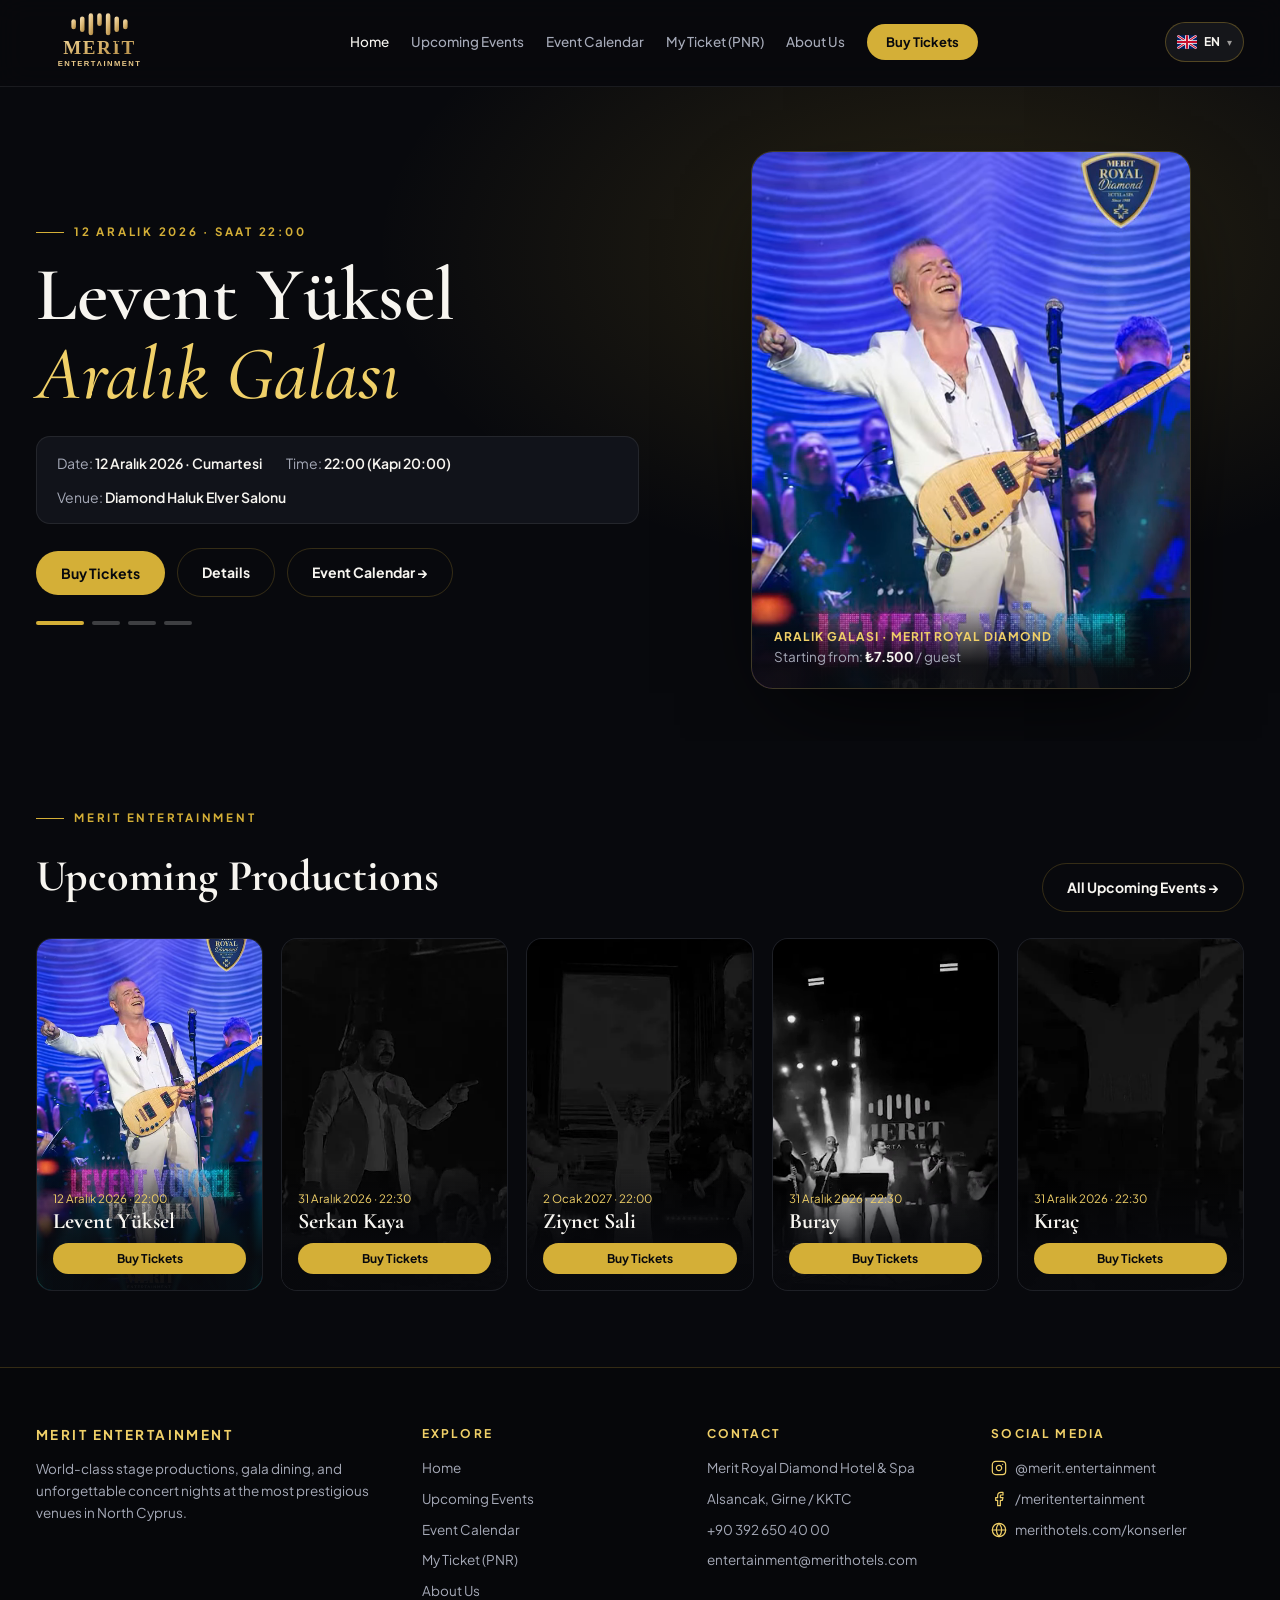
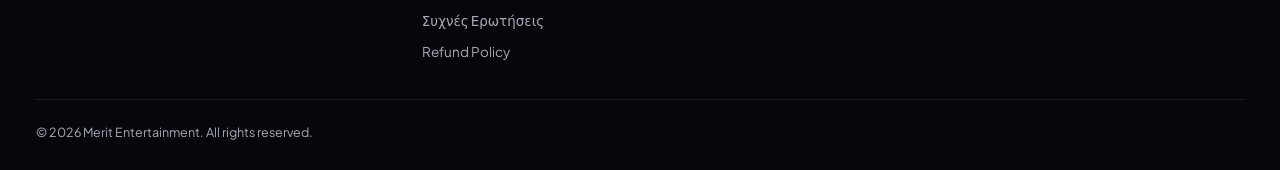
<file: index.html>
<!doctype html>
<html lang="tr">
<head>
<meta charset="utf-8">
<meta http-equiv="refresh" content="0; url=merit-bilet.html">
<title>Merit Entertainment · Yönlendiriliyor…</title>
<script>window.location.replace('merit-bilet.html' + window.location.search + window.location.hash);</script>
</head>
<body style="background:#08090d;color:#f7f5f0;font-family:system-ui,sans-serif;display:grid;place-items:center;min-height:100vh;margin:0">
  <p>Ana sayfaya yönlendiriliyor… <a href="merit-bilet.html" style="color:#d4af37">Devam etmek için tıklayın</a>.</p>
</body>
</html>
</file>
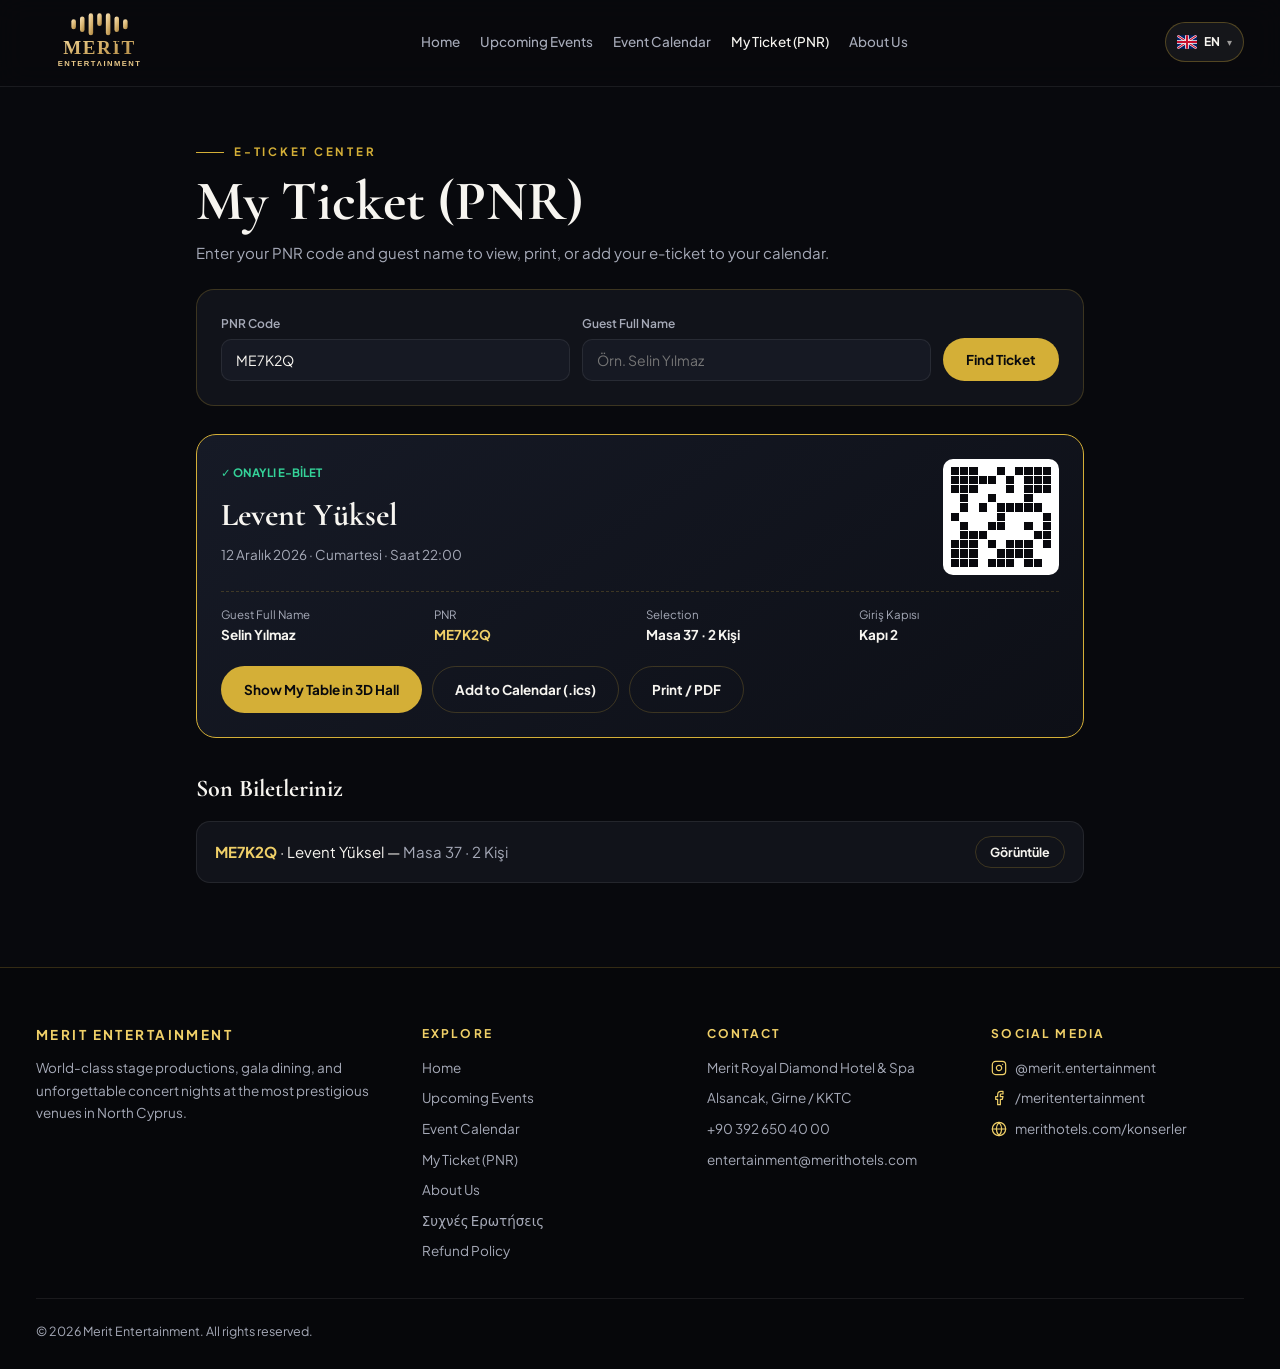
<file: biletim.html>
<!doctype html>
<html lang="tr">
<head>
<meta charset="utf-8">
<meta name="viewport" content="width=device-width, initial-scale=1, viewport-fit=cover">
<title>Biletim (PNR) · Merit Entertainment</title>
<link rel="preconnect" href="https://fonts.googleapis.com">
<link rel="preconnect" href="https://fonts.gstatic.com" crossorigin>
<link href="https://fonts.googleapis.com/css2?family=Cormorant+Garamond:ital,wght@0,500;0,600;0,700;1,500&family=Plus+Jakarta+Sans:wght@400;500;600;700&display=swap" rel="stylesheet">
<style>
  :root {
    --bg: #08090d; --bg-elev: #11131a; --bg-card: #161923;
    --ink: #f7f5f0; --muted: #a6aab8;
    --line: rgba(212, 175, 55, 0.22); --line-soft: rgba(255, 255, 255, 0.08);
    --gold: #d4af37; --gold-bright: #f0d068; --ok: #34d399;
    --serif: "Cormorant Garamond", Georgia, serif;
    --sans: "Plus Jakarta Sans", "Segoe UI", system-ui, sans-serif;
  }
  * { box-sizing: border-box; }
  body { margin: 0; background: var(--bg); color: var(--ink); font: 15px/1.6 var(--sans); -webkit-font-smoothing: antialiased; }
  :focus-visible { outline: 2px solid var(--gold-bright); outline-offset: 2px; }
  header.topbar { position: sticky; top: 0; z-index: 50; display: flex; align-items: center; justify-content: space-between; gap: 16px; padding: 14px clamp(16px, 4vw, 44px); background: rgba(8, 9, 13, 0.88); backdrop-filter: blur(14px); border-bottom: 1px solid var(--line-soft); }
  .brand { display: flex; align-items: center; text-decoration: none; }
  nav.nav { display: flex; align-items: center; gap: 20px; }
  nav.nav a { color: var(--muted); text-decoration: none; font-size: 13.5px; font-weight: 500; }
  nav.nav a:hover, nav.nav a[aria-current="page"] { color: var(--ink); }
  @media (max-width: 860px) { nav.nav a:not([aria-current="page"]) { display: none; } }
  .wrap { width: 100%; max-width: 960px; margin: 0 auto; padding: 48px clamp(16px, 4vw, 36px) 84px; }
  .eyebrow { display: inline-flex; align-items: center; gap: 10px; font-size: 11.5px; letter-spacing: .24em; text-transform: uppercase; font-weight: 700; color: var(--gold); margin-bottom: 10px; }
  .eyebrow::before { content: ""; width: 28px; height: 1px; background: var(--gold); }
  h1 { font-family: var(--serif); font-size: clamp(34px, 5vw, 56px); margin: 0 0 10px; line-height: 1.05; }
  .lookup-box { background: var(--bg-elev); border: 1px solid var(--line); border-radius: 18px; padding: 24px; margin-top: 24px; display: grid; grid-template-columns: 1fr 1fr auto; gap: 12px; align-items: end; }
  @media (max-width: 680px) { .lookup-box { grid-template-columns: 1fr; } }
  .field label { display: block; font-size: 12px; color: var(--muted); margin-bottom: 6px; font-weight: 600; }
  .field input { width: 100%; background: var(--bg-card); color: var(--ink); border: 1px solid var(--line-soft); border-radius: 10px; padding: 11px 14px; font-family: inherit; font-size: 14px; }
  .btn { display: inline-flex; align-items: center; justify-content: center; gap: 8px; padding: 12px 22px; border-radius: 999px; font-weight: 700; font-size: 13.5px; border: 1px solid transparent; cursor: pointer; text-decoration: none; font-family: inherit; }
  .btn-primary { background: var(--gold); color: #08090d; }
  .btn-primary:hover { background: var(--gold-bright); }
  .btn-ghost { background: transparent; color: var(--ink); border-color: var(--line); }
  .eticket { margin-top: 28px; background: linear-gradient(145deg, #161a26, #0d0f16); border: 1px solid var(--gold); border-radius: 20px; padding: 24px; display: none; }
  .eticket.show { display: block; }
  .qr-box { width: 116px; height: 116px; background: #fff; padding: 8px; border-radius: 10px; display: grid; grid-template-columns: repeat(11, 1fr); gap: 1px; flex-shrink: 0; }
  .qr-box i { background: #09090d; display: block; }
  .qr-box i.o { background: transparent; }
  .saved-list { margin-top: 32px; display: grid; gap: 12px; }
  .saved-item { background: var(--bg-elev); border: 1px solid var(--line-soft); border-radius: 14px; padding: 14px 18px; display: flex; justify-content: space-between; align-items: center; gap: 12px; flex-wrap: wrap; }
  footer.site-footer { background: #06070a; border-top: 1px solid var(--line); padding: 56px 0 28px; color: var(--muted); font-size: 13.5px; }
  .foot-wrap { width: 100%; max-width: 1320px; margin: 0 auto; padding: 0 clamp(16px, 3.5vw, 36px); }
  .foot-grid { display: grid; grid-template-columns: 1.4fr 1fr 1fr 1fr; gap: 32px; padding-bottom: 36px; border-bottom: 1px solid var(--line-soft); }
  @media (max-width: 860px) { .foot-grid { grid-template-columns: 1fr 1fr; } }
  @media (max-width: 520px) { .foot-grid { grid-template-columns: 1fr; } }
  .foot-col h4 { margin: 0 0 14px; font-size: 12px; letter-spacing: .18em; text-transform: uppercase; color: var(--gold-bright); }
  .foot-col ul { list-style: none; padding: 0; margin: 0; display: grid; gap: 9px; }
  .foot-col a { color: var(--muted); text-decoration: none; }
  .foot-col a:hover { color: var(--ink); }
  .foot-bottom { display: flex; flex-wrap: wrap; justify-content: space-between; gap: 12px; padding-top: 22px; font-size: 12.5px; }
  @media print { header, .lookup-box, .saved-list, .ticket-actions, footer { display: none !important; } .eticket { border: 2px solid #000; color: #000; background: #fff; } }
</style>
</head>
<body>
<header class="topbar">
  <a href="merit-bilet.html" class="brand" aria-label="Merit Entertainment Ana Sayfa">
    <img src="assets/merit-entertainment-logo.svg" alt="Merit Entertainment" style="height:46px; width:auto; display:block;">
  </a>
  <nav class="nav">
    <a href="merit-bilet.html" data-i18n="nav_home">Ana Sayfa</a>
    <a href="yaklasan.html" data-i18n="nav_upcoming">Yaklaşan Etkinlikler</a>
    <a href="takvim.html" data-i18n="nav_calendar">Etkinlik Takvimi</a>
    <a href="biletim.html" aria-current="page" data-i18n="nav_tickets">Biletim (PNR)</a>
    <a href="kurumsal.html" data-i18n="nav_corp">Hakkımızda</a>
  </nav>
</header>

<main class="wrap">
  <div class="eyebrow" data-i18n="pnr_eyebrow">E-Bilet Merkezi</div>
  <h1 data-i18n="nav_tickets">Biletim (PNR)</h1>
  <p style="color:var(--muted); margin:0;" data-i18n="pnr_intro">PNR kodunuzu ve adınızı/soyadınızı girerek e-biletinizi görüntüleyin, yazdırın veya takviminize ekleyin.</p>

  <form class="lookup-box" id="pnrForm">
    <div class="field">
      <label for="inPnr" data-i18n="pnr_code_lbl">PNR Kodu</label>
      <input id="inPnr" required placeholder="Örn. ME7K2Q" value="ME7K2Q" style="text-transform:uppercase;">
    </div>
    <div class="field">
      <label for="inSurname" data-i18n="pnr_name_lbl">Misafir Ad Soyad</label>
      <input id="inSurname" placeholder="Örn. Selin Yılmaz">
    </div>
    <button type="submit" class="btn btn-primary" data-i18n="pnr_btn">Bileti Sorgula</button>
  </form>

  <div class="eticket" id="ticketCard">
    <div style="display:flex; justify-content:space-between; gap:16px; flex-wrap:wrap;">
      <div>
        <span style="font-size:11.5px; color:var(--ok); font-weight:700;">✓ ONAYLI E-BİLET</span>
        <h2 style="margin:6px 0 4px; font-family:var(--serif); font-size:32px;" id="tkArtist">—</h2>
        <div style="color:var(--muted); font-size:13.5px;" id="tkDate">—</div>
      </div>
      <div class="qr-box" id="tkQr"></div>
    </div>
    <div style="margin-top:16px; border-top:1px dashed var(--line); padding-top:14px; display:grid; grid-template-columns:repeat(auto-fit,minmax(min(100%,160px),1fr)); gap:12px; font-size:13.5px;">
      <div><span style="color:var(--muted); display:block; font-size:11.5px;" data-i18n="pnr_name_lbl">Misafir</span><b id="tkGuest">—</b></div>
      <div><span style="color:var(--muted); display:block; font-size:11.5px;">PNR</span><b id="tkPnr" style="color:var(--gold-bright)">—</b></div>
      <div><span style="color:var(--muted); display:block; font-size:11.5px;" data-i18n="salon_pick">Masa / Konum</span><b id="tkSeat">—</b></div>
      <div><span style="color:var(--muted); display:block; font-size:11.5px;">Giriş Kapısı</span><b id="tkGate">—</b></div>
    </div>
    <div class="ticket-actions" style="display:flex; gap:10px; flex-wrap:wrap; margin-top:20px;">
      <a href="salon.html" id="tkSalonLink" class="btn btn-primary" data-i18n="pnr_show_table">Salonda Masamı Göster</a>
      <button type="button" id="btnIcs" class="btn btn-ghost" data-i18n="pnr_ics">Takvime Ekle (.ics)</button>
      <button type="button" onclick="window.print()" class="btn btn-ghost" data-i18n="pnr_print">Yazdır / PDF</button>
    </div>
  </div>

  <div class="saved-list" id="savedList"></div>
</main>

<footer class="site-footer">
  <div class="foot-wrap">
    <div class="foot-grid">
      <div class="foot-col">
        <div style="margin-bottom:12px;"><b style="color:var(--gold-bright); letter-spacing:.18em; text-transform:uppercase;">Merit Entertainment</b></div>
        <p style="margin:0; line-height:1.65;" data-i18n="foot_desc">Kuzey Kıbrıs'ın en prestijli gala salonlarında dünya standartlarında sahne prodüksiyonları ve unutulmaz konser geceleri.</p>
      </div>
      <div class="foot-col">
        <h4 data-i18n="foot_explore">Keşfet</h4>
        <ul>
          <li><a href="merit-bilet.html" data-i18n="nav_home">Ana Sayfa</a></li>
          <li><a href="yaklasan.html" data-i18n="nav_upcoming">Yaklaşan Etkinlikler</a></li>
          <li><a href="takvim.html" data-i18n="nav_calendar">Etkinlik Takvimi</a></li>
          <li><a href="biletim.html" data-i18n="nav_tickets">Biletim (PNR)</a></li>
          <li><a href="kurumsal.html" data-i18n="nav_corp">Hakkımızda</a></li>
          <li><a href="sss.html" data-i18n="nav_faq">Sık Sorulan Sorular</a></li>
          <li><a href="iade.html" data-i18n="nav_refund">İade Koşulları</a></li>
        </ul>
      </div>
      <div class="foot-col">
        <h4 data-i18n="foot_contact">İletişim</h4>
        <ul>
          <li>Merit Royal Diamond Hotel &amp; Spa</li>
          <li>Alsancak, Girne / KKTC</li>
          <li>+90 392 650 40 00</li>
          <li>entertainment@merithotels.com</li>
        </ul>
      </div>
      <div class="foot-col">
        <h4 data-i18n="foot_social">Sosyal Medya</h4>
        <ul>
          <li><a href="https://www.instagram.com/merit.entertainment/" target="_blank" rel="noopener"><svg width="16" height="16" viewBox="0 0 24 24" fill="none" stroke="currentColor" stroke-width="1.8" stroke-linecap="round" stroke-linejoin="round" style="vertical-align:-3px; margin-right:8px; color:var(--gold-bright);"><rect x="2" y="2" width="20" height="20" rx="5"/><path d="M16 11.37A4 4 0 1 1 12.63 8 4 4 0 0 1 16 11.37z"/><line x1="17.5" y1="6.5" x2="17.51" y2="6.5"/></svg>@merit.entertainment</a></li>
          <li><a href="https://www.facebook.com/meritentertainment/" target="_blank" rel="noopener"><svg width="16" height="16" viewBox="0 0 24 24" fill="none" stroke="currentColor" stroke-width="1.8" stroke-linecap="round" stroke-linejoin="round" style="vertical-align:-3px; margin-right:8px; color:var(--gold-bright);"><path d="M18 2h-3a5 5 0 0 0-5 5v3H7v4h3v8h4v-8h3l1-4h-4V7a1 1 0 0 1 1-1h3z"/></svg>/meritentertainment</a></li>
          <li><a href="https://www.merithotels.com/konserler" target="_blank" rel="noopener"><svg width="16" height="16" viewBox="0 0 24 24" fill="none" stroke="currentColor" stroke-width="1.8" stroke-linecap="round" stroke-linejoin="round" style="vertical-align:-3px; margin-right:8px; color:var(--gold-bright);"><circle cx="12" cy="12" r="10"/><line x1="2" y1="12" x2="22" y2="12"/><path d="M12 2a15.3 15.3 0 0 1 4 10 15.3 15.3 0 0 1-4 10 15.3 15.3 0 0 1-4-10 15.3 15.3 0 0 1 4-10z"/></svg>merithotels.com/konserler</a></li>
        </ul>
      </div>
    </div>
    <div class="foot-bottom">
      <span data-i18n="foot_rights">© 2026 Merit Entertainment. Tüm hakları saklıdır.</span>
    </div>
  </div>
</footer>

<script type="module">
import './i18n.js';

const DEMO_DEFAULT = {
  pnr: 'ME7K2Q',
  eventId: 'levent',
  artist: 'Levent Yüksel',
  date: '12 Aralık 2026 · Cumartesi · Saat 22:00',
  guest: 'Selin Yılmaz',
  seat: 'Masa 37 · 2 Kişi',
  unitId: 'M-37',
  gate: 'Kapı 2'
};

function getStoredTickets() {
  try {
    const arr = JSON.parse(localStorage.getItem('merit_tickets') || '[]');
    return arr.length ? arr : [DEMO_DEFAULT];
  } catch { return [DEMO_DEFAULT]; }
}

function showTicket(tkt) {
  document.getElementById('ticketCard').classList.add('show');
  document.getElementById('tkArtist').textContent = tkt.artist;
  document.getElementById('tkDate').textContent = tkt.date;
  document.getElementById('tkGuest').textContent = tkt.guest;
  document.getElementById('tkPnr').textContent = tkt.pnr;
  document.getElementById('tkSeat').textContent = tkt.seat;
  document.getElementById('tkGate').textContent = tkt.gate;
  document.getElementById('tkSalonLink').href = `salon.html?event=${encodeURIComponent(tkt.eventId || 'levent')}&focus=${encodeURIComponent(tkt.unitId || 'M-37')}`;

  let seed = (tkt.pnr.charCodeAt(2) || 75) * 97;
  const rand = () => (seed = (seed * 1664525 + 1013904223) % 4294967296) / 4294967296;
  document.getElementById('tkQr').innerHTML = Array.from({ length: 121 }, (_, i) => {
    const x = i % 11, y = Math.floor(i / 11);
    const corner = (x < 3 && y < 3) || (x > 7 && y < 3) || (x < 3 && y > 7);
    return `<i class="${corner || rand() > 0.48 ? '' : 'o'}"></i>`;
  }).join('');

  document.getElementById('btnIcs').onclick = () => {
    const ics = [
      'BEGIN:VCALENDAR', 'VERSION:2.0', 'BEGIN:VEVENT',
      `SUMMARY:Merit Entertainment — ${tkt.artist}`,
      `DESCRIPTION:PNR: ${tkt.pnr} | ${tkt.seat} | ${tkt.gate}`,
      'LOCATION:Merit Royal Diamond Hotel & Spa, Girne',
      'DTSTART:20261212T200000Z', 'DTEND:20261212T233000Z',
      'END:VEVENT', 'END:VCALENDAR'
    ].join('\r\n');
    const a = document.createElement('a');
    a.href = URL.createObjectURL(new Blob([ics], { type: 'text/calendar' }));
    a.download = `Merit-Bilet-${tkt.pnr}.ics`;
    a.click();
  };
}

const list = getStoredTickets();
document.getElementById('savedList').innerHTML = `<h3 style="margin:0; font-family:var(--serif); font-size:24px;">Son Biletleriniz</h3>` +
  list.map(tkt => `
    <div class="saved-item">
      <div><b style="color:var(--gold-bright)">${tkt.pnr}</b> · ${tkt.artist} — <span style="color:var(--muted)">${tkt.seat}</span></div>
      <button type="button" class="btn btn-ghost" style="padding:7px 14px; font-size:12.5px;" data-open-pnr="${tkt.pnr}">Görüntüle</button>
    </div>
  `).join('');

document.querySelectorAll('[data-open-pnr]').forEach(b => {
  b.addEventListener('click', () => {
    const found = list.find(x => x.pnr === b.dataset.openPnr);
    if (found) showTicket(found);
  });
});

document.getElementById('pnrForm').addEventListener('submit', (e) => {
  e.preventDefault();
  const code = document.getElementById('inPnr').value.trim().toUpperCase();
  const found = list.find(x => x.pnr === code) || { ...DEMO_DEFAULT, pnr: code, guest: document.getElementById('inSurname').value.trim() || DEMO_DEFAULT.guest };
  showTicket(found);
});
showTicket(list[0]);
</script>
</body>
</html>
</file>
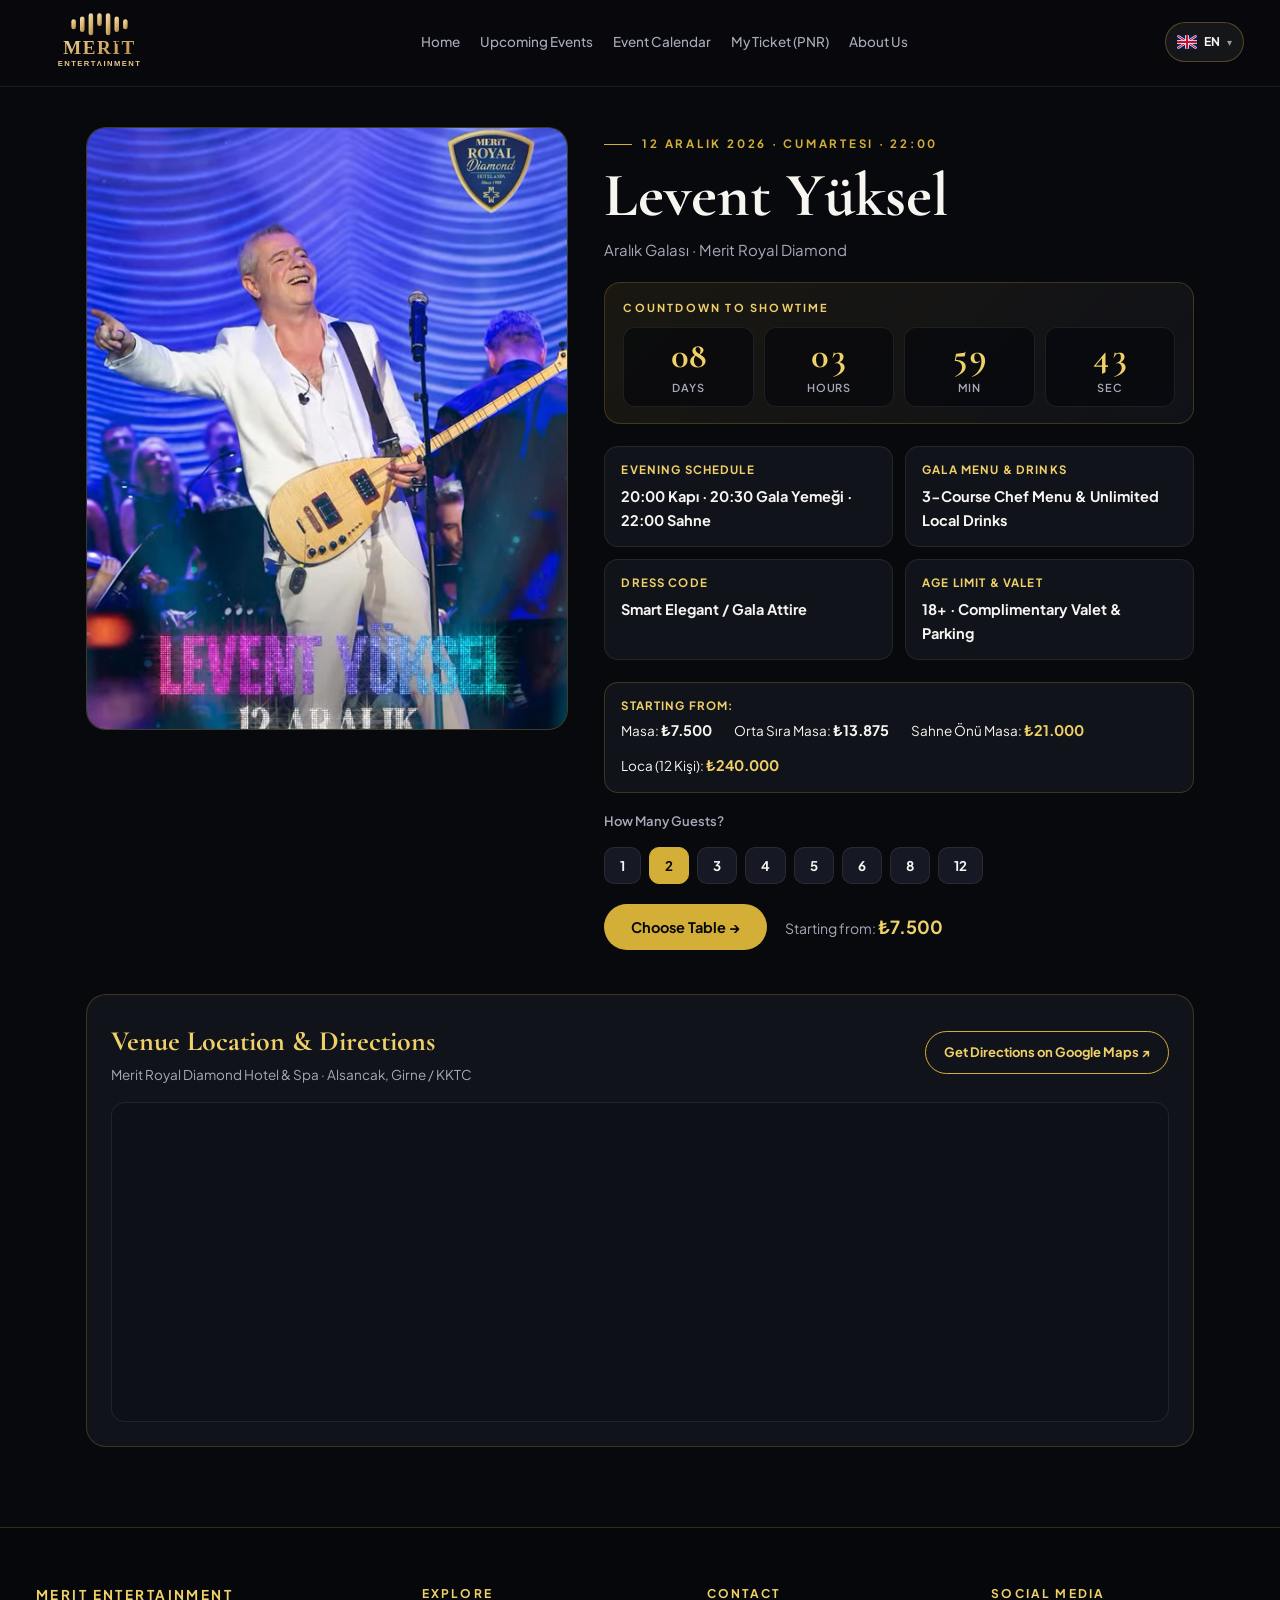
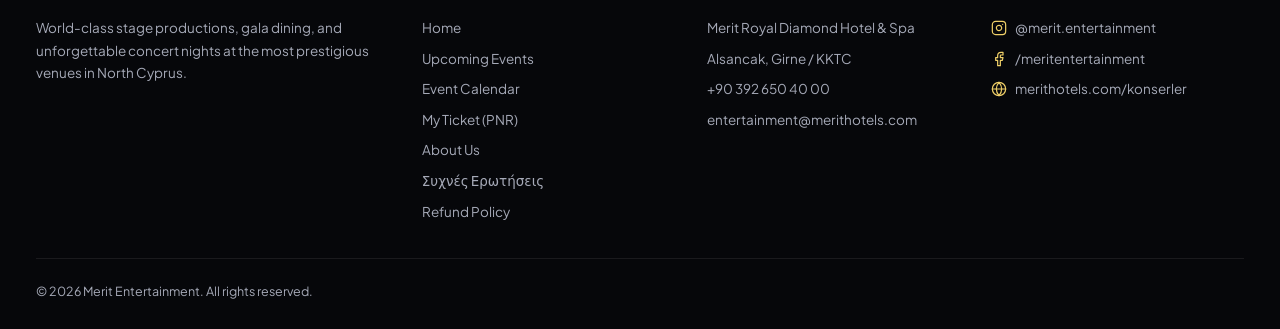
<file: etkinlik.html>
<!doctype html>
<html lang="tr">
<head>
<meta charset="utf-8">
<meta name="viewport" content="width=device-width, initial-scale=1, viewport-fit=cover">
<title>Etkinlik Detayı · Merit Entertainment</title>
<link rel="preconnect" href="https://fonts.googleapis.com">
<link rel="preconnect" href="https://fonts.gstatic.com" crossorigin>
<link href="https://fonts.googleapis.com/css2?family=Cormorant+Garamond:ital,wght@0,500;0,600;0,700;1,500&family=Plus+Jakarta+Sans:wght@400;500;600;700&display=swap" rel="stylesheet">
<style>
  :root {
    --bg: #08090d; --bg-elev: #11131a; --bg-card: #161923;
    --ink: #f7f5f0; --muted: #a6aab8;
    --line: rgba(212, 175, 55, 0.22); --line-soft: rgba(255, 255, 255, 0.08);
    --gold: #d4af37; --gold-bright: #f0d068;
    --serif: "Cormorant Garamond", Georgia, serif;
    --sans: "Plus Jakarta Sans", "Segoe UI", system-ui, sans-serif;
  }
  * { box-sizing: border-box; }
  body { margin: 0; background: var(--bg); color: var(--ink); font: 15px/1.6 var(--sans); -webkit-font-smoothing: antialiased; }
  :focus-visible { outline: 2px solid var(--gold-bright); outline-offset: 2px; }
  header.topbar { position: sticky; top: 0; z-index: 50; display: flex; align-items: center; justify-content: space-between; gap: 16px; padding: 14px clamp(16px, 4vw, 44px); background: rgba(8, 9, 13, 0.88); backdrop-filter: blur(14px); border-bottom: 1px solid var(--line-soft); }
  .brand { display: flex; align-items: center; text-decoration: none; }
  nav.nav { display: flex; align-items: center; gap: 20px; }
  nav.nav a { color: var(--muted); text-decoration: none; font-size: 13.5px; font-weight: 500; }
  nav.nav a:hover { color: var(--ink); }
  @media (max-width: 860px) { nav.nav a:not(:first-child) { display: none; } }
  .wrap { width: 100%; max-width: 1180px; margin: 0 auto; padding: 40px clamp(16px, 4vw, 36px) 80px; }
  .detail-grid { display: grid; grid-template-columns: 0.9fr 1.1fr; gap: 36px; align-items: start; }
  @media (max-width: 860px) { .detail-grid { grid-template-columns: 1fr; } }
  .poster-frame { border-radius: 20px; overflow: hidden; border: 1px solid var(--line); aspect-ratio: 4/5; background: var(--bg-card); }
  .poster-frame video, .poster-frame img { width: 100%; height: 100%; object-fit: cover; object-position: center 15%; display: block; }
  .eyebrow { display: inline-flex; align-items: center; gap: 10px; font-size: 11.5px; letter-spacing: .24em; text-transform: uppercase; font-weight: 700; color: var(--gold); margin-bottom: 10px; }
  .eyebrow::before { content: ""; width: 28px; height: 1px; background: var(--gold); }
  h1 { font-family: var(--serif); font-size: clamp(38px, 5vw, 62px); margin: 0; line-height: 1.04; }
  .info-grid { display: grid; grid-template-columns: 1fr 1fr; gap: 12px; margin: 22px 0; }
  .info-card { background: var(--bg-elev); border: 1px solid var(--line-soft); border-radius: 14px; padding: 14px 16px; }
  .info-card small { display: block; font-size: 11.5px; color: var(--gold-bright); text-transform: uppercase; letter-spacing: .1em; margin-bottom: 4px; font-weight: 700; }
  .info-card b { font-size: 14.5px; }
  .countdown-wrap { margin: 20px 0 6px; padding: 16px 18px; border-radius: 16px; background: linear-gradient(135deg, rgba(212,175,55,0.09), rgba(17,19,26,0.92)); border: 1px solid var(--line); }
  .countdown-head { font-size: 11px; letter-spacing: .2em; text-transform: uppercase; color: var(--gold-bright); font-weight: 700; margin-bottom: 10px; }
  .countdown-grid { display: grid; grid-template-columns: repeat(4, 1fr); gap: 10px; }
  .cd-box { background: rgba(8,9,13,0.72); border: 1px solid var(--line-soft); border-radius: 12px; padding: 10px 6px; text-align: center; }
  .cd-box b { display: block; font-family: var(--serif); font-size: clamp(26px, 3.6vw, 36px); line-height: 1; color: var(--gold-bright); font-variant-numeric: tabular-nums; }
  .cd-box span { display: block; font-size: 11px; color: var(--muted); text-transform: uppercase; letter-spacing: .08em; margin-top: 5px; font-weight: 600; }
  .map-section { margin-top: 44px; background: var(--bg-elev); border: 1px solid var(--line); border-radius: 20px; padding: 24px; }
  .map-head { display: flex; flex-wrap: wrap; justify-content: space-between; align-items: center; gap: 12px; margin-bottom: 16px; }
  .map-head h2 { margin: 0; font-family: var(--serif); font-size: 28px; color: var(--gold-bright); }
  .map-frame { width: 100%; height: 320px; border: 1px solid var(--line-soft); border-radius: 14px; overflow: hidden; background: #0d1018; }
  @media (max-width: 480px) {
    .info-grid { grid-template-columns: 1fr; }
    .countdown-grid { grid-template-columns: repeat(2, 1fr); }
    .map-section { padding: 16px; }
    .map-frame { height: 250px; }
  }
  .map-frame iframe { width: 100%; height: 100%; border: 0; filter: grayscale(25%) invert(92%) contrast(94%) hue-rotate(180deg); }
  .guest-row { display: flex; flex-wrap: wrap; gap: 8px; margin: 16px 0 20px; }
  .guest-btn { padding: 9px 15px; border-radius: 10px; border: 1px solid var(--line-soft); background: var(--bg-card); color: var(--ink); font-weight: 700; cursor: pointer; font-family: inherit; }
  .guest-btn[aria-pressed="true"] { background: var(--gold); color: #08090d; border-color: var(--gold); }
  .btn { display: inline-flex; align-items: center; justify-content: center; gap: 8px; padding: 13px 26px; border-radius: 999px; font-weight: 700; font-size: 14.5px; border: 1px solid transparent; cursor: pointer; text-decoration: none; font-family: inherit; }
  .btn-primary { background: var(--gold); color: #08090d; }
  .btn-primary:hover { background: var(--gold-bright); }
  footer.site-footer { background: #06070a; border-top: 1px solid var(--line); padding: 56px 0 28px; color: var(--muted); font-size: 13.5px; }
  .foot-wrap { width: 100%; max-width: 1320px; margin: 0 auto; padding: 0 clamp(16px, 3.5vw, 36px); }
  .foot-grid { display: grid; grid-template-columns: 1.4fr 1fr 1fr 1fr; gap: 32px; padding-bottom: 36px; border-bottom: 1px solid var(--line-soft); }
  @media (max-width: 860px) { .foot-grid { grid-template-columns: 1fr 1fr; } }
  @media (max-width: 520px) { .foot-grid { grid-template-columns: 1fr; } }
  .foot-col h4 { margin: 0 0 14px; font-size: 12px; letter-spacing: .18em; text-transform: uppercase; color: var(--gold-bright); }
  .foot-col ul { list-style: none; padding: 0; margin: 0; display: grid; gap: 9px; }
  .foot-col a { color: var(--muted); text-decoration: none; }
  .foot-bottom { display: flex; flex-wrap: wrap; justify-content: space-between; gap: 12px; padding-top: 22px; font-size: 12.5px; }
</style>
</head>
<body>
<header class="topbar">
  <a href="merit-bilet.html" class="brand" aria-label="Merit Entertainment Ana Sayfa">
    <img src="assets/merit-entertainment-logo.svg" alt="Merit Entertainment" style="height:46px; width:auto; display:block;">
  </a>
  <nav class="nav">
    <a href="merit-bilet.html" data-i18n="nav_home">Ana Sayfa</a>
    <a href="yaklasan.html" data-i18n="nav_upcoming">Yaklaşan Etkinlikler</a>
    <a href="takvim.html" data-i18n="nav_calendar">Etkinlik Takvimi</a>
    <a href="biletim.html" data-i18n="nav_tickets">Biletim (PNR)</a>
    <a href="kurumsal.html" data-i18n="nav_corp">Hakkımızda</a>
  </nav>
</header>

<main class="wrap">
  <div class="detail-grid">
    <div class="poster-frame">
      <video id="evVideo" autoplay muted loop playsinline></video>
    </div>
    <div>
      <div class="eyebrow" id="evDate"></div>
      <h1 id="evTitle"></h1>
      <p style="color:var(--muted); margin-top:10px;" id="evSub"></p>

      <!-- Live Concert Countdown -->
      <div class="countdown-wrap" id="cdWrap">
        <div class="countdown-head" data-i18n="cd_label">Sahneye Kalan Süre</div>
        <div class="countdown-grid" id="cdGrid">
          <div class="cd-box"><b id="cdD">00</b><span data-i18n="cd_days">Gün</span></div>
          <div class="cd-box"><b id="cdH">00</b><span data-i18n="cd_hours">Saat</span></div>
          <div class="cd-box"><b id="cdM">00</b><span data-i18n="cd_min">Dakika</span></div>
          <div class="cd-box"><b id="cdS">00</b><span data-i18n="cd_sec">Saniye</span></div>
        </div>
        <div id="cdEnded" style="display:none; font-size:14px; color:var(--muted); font-weight:600;" data-i18n="cd_ended">Bu etkinlik gerçekleşti</div>
      </div>

      <div class="info-grid">
        <div class="info-card"><small data-i18n="ev_flow_lbl">Program Akışı</small><b id="evFlow">20:00 Kapı · 20:45 Gala Yemeği · 22:00 Sahne</b></div>
        <div class="info-card"><small data-i18n="ev_menu_lbl">Gala Menüsü &amp; İkram</small><b data-i18n="ev_menu_val">3 Aşamalı Şef Menüsü &amp; Limitsiz Yerli İçecek</b></div>
        <div class="info-card"><small data-i18n="ev_dress_lbl">Kıyafet Kuralı (Dress Code)</small><b data-i18n="ev_dress_val">Smart Elegant / Gala Şıklığı</b></div>
        <div class="info-card"><small data-i18n="ev_age_lbl">Yaş Sınırı &amp; Vale</small><b data-i18n="ev_age_val">18+ · Ücretsiz Vale &amp; Otopark</b></div>
      </div>

      <div class="info-card" style="margin-bottom:18px; border-color:var(--line);">
        <small data-i18n="lbl_start">Başlangıç:</small>
        <div id="evPriceTiers" style="display:flex; flex-wrap:wrap; gap:12px 22px; font-size:13.5px; margin-top:4px;"></div>
      </div>

      <div>
        <div style="font-size:13px; color:var(--muted); font-weight:600;" data-i18n="guest_title">Kaç Kişilik Bilet Alacaksınız?</div>
        <div class="guest-row" id="guestRow"></div>
      </div>

      <div style="display:flex; flex-wrap:wrap; align-items:center; gap:18px;">
        <button type="button" class="btn btn-primary" id="btnGoSalon" data-i18n="guest_go">Masa Seçimine Geç →</button>
        <div style="font-size:14px; color:var(--muted);"><span data-i18n="lbl_start">Başlangıç:</span> <b style="color:var(--gold-bright); font-size:18px;" id="evPrice"></b></div>
      </div>
    </div>
  </div>

  <!-- Google Maps Venue Location -->
  <section class="map-section" aria-label="Etkinlik Konumu">
    <div class="map-head">
      <div>
        <h2 data-i18n="ev_loc_title">Etkinlik Konumu &amp; Ulaşım</h2>
        <div style="font-size:13.5px; color:var(--muted);" id="evVenueAddr">Merit Royal Diamond Hotel &amp; Spa · Alsancak, Girne</div>
      </div>
      <a id="evMapLink" href="#" target="_blank" rel="noopener" class="btn" style="background:transparent; color:var(--gold-bright); border:1px solid var(--gold); padding:10px 18px; font-size:13px;" data-i18n="ev_loc_btn">Google Haritalar'da Yol Tarifi ↗</a>
    </div>
    <div class="map-frame">
      <iframe id="evMapFrame" loading="lazy" referrerpolicy="no-referrer-when-downgrade" title="Google Maps Konumu"></iframe>
    </div>
  </section>
</main>

<footer class="site-footer">
  <div class="foot-wrap">
    <div class="foot-grid">
      <div class="foot-col">
        <div style="margin-bottom:12px;"><b style="color:var(--gold-bright); letter-spacing:.18em; text-transform:uppercase;">Merit Entertainment</b></div>
        <p style="margin:0; line-height:1.65;" data-i18n="foot_desc">Kuzey Kıbrıs'ın en prestijli gala salonlarında dünya standartlarında sahne prodüksiyonları ve unutulmaz konser geceleri.</p>
      </div>
      <div class="foot-col">
        <h4 data-i18n="foot_explore">Keşfet</h4>
        <ul>
          <li><a href="merit-bilet.html" data-i18n="nav_home">Ana Sayfa</a></li>
          <li><a href="yaklasan.html" data-i18n="nav_upcoming">Yaklaşan Etkinlikler</a></li>
          <li><a href="takvim.html" data-i18n="nav_calendar">Etkinlik Takvimi</a></li>
          <li><a href="biletim.html" data-i18n="nav_tickets">Biletim (PNR)</a></li>
          <li><a href="kurumsal.html" data-i18n="nav_corp">Hakkımızda</a></li>
          <li><a href="sss.html" data-i18n="nav_faq">Sık Sorulan Sorular</a></li>
          <li><a href="iade.html" data-i18n="nav_refund">İade Koşulları</a></li>
        </ul>
      </div>
      <div class="foot-col">
        <h4 data-i18n="foot_contact">İletişim</h4>
        <ul><li>Merit Royal Diamond Hotel &amp; Spa</li><li>Alsancak, Girne / KKTC</li><li>+90 392 650 40 00</li><li>entertainment@merithotels.com</li></ul>
      </div>
      <div class="foot-col">
        <h4 data-i18n="foot_social">Sosyal Medya</h4>
        <ul>
          <li><a href="https://www.instagram.com/merit.entertainment/" target="_blank" rel="noopener"><svg width="16" height="16" viewBox="0 0 24 24" fill="none" stroke="currentColor" stroke-width="1.8" stroke-linecap="round" stroke-linejoin="round" style="vertical-align:-3px; margin-right:8px; color:var(--gold-bright);"><rect x="2" y="2" width="20" height="20" rx="5"/><path d="M16 11.37A4 4 0 1 1 12.63 8 4 4 0 0 1 16 11.37z"/><line x1="17.5" y1="6.5" x2="17.51" y2="6.5"/></svg>@merit.entertainment</a></li>
          <li><a href="https://www.facebook.com/meritentertainment/" target="_blank" rel="noopener"><svg width="16" height="16" viewBox="0 0 24 24" fill="none" stroke="currentColor" stroke-width="1.8" stroke-linecap="round" stroke-linejoin="round" style="vertical-align:-3px; margin-right:8px; color:var(--gold-bright);"><path d="M18 2h-3a5 5 0 0 0-5 5v3H7v4h3v8h4v-8h3l1-4h-4V7a1 1 0 0 1 1-1h3z"/></svg>/meritentertainment</a></li>
          <li><a href="https://www.merithotels.com/konserler" target="_blank" rel="noopener"><svg width="16" height="16" viewBox="0 0 24 24" fill="none" stroke="currentColor" stroke-width="1.8" stroke-linecap="round" stroke-linejoin="round" style="vertical-align:-3px; margin-right:8px; color:var(--gold-bright);"><circle cx="12" cy="12" r="10"/><line x1="2" y1="12" x2="22" y2="12"/><path d="M12 2a15.3 15.3 0 0 1 4 10 15.3 15.3 0 0 1-4 10 15.3 15.3 0 0 1-4-10 15.3 15.3 0 0 1 4-10z"/></svg>merithotels.com/konserler</a></li>
        </ul>
      </div>
    </div>
    <div class="foot-bottom"><span data-i18n="foot_rights">© 2026 Merit Entertainment. Tüm hakları saklıdır.</span></div>
  </div>
</footer>

<script type="module">
import { applyI18n } from './i18n.js';
import { getEventById } from './data.js';

const params = new URLSearchParams(window.location.search);
const ev = getEventById(params.get('id') || 'levent');
let guests = 2;

document.getElementById('evDate').textContent = `${ev.date} · ${ev.time}`;
document.getElementById('evTitle').textContent = ev.artist;
document.getElementById('evSub').textContent = ev.sub;
document.getElementById('evFlow').textContent = `${ev.doors} Kapı · ${ev.doors.replace(':00',':30')} Gala Yemeği · ${ev.time} Sahne`;
document.getElementById('evPrice').textContent = `₺${ev.price.toLocaleString('tr-TR')}`;
document.getElementById('evPriceTiers').innerHTML = `
  <span>Masa: <b>₺${ev.price.toLocaleString('tr-TR')}</b></span>
  <span>Orta Sıra Masa: <b>₺${Math.round(ev.price * 1.85).toLocaleString('tr-TR')}</b></span>
  <span>Sahne Önü Masa: <b style="color:var(--gold-bright)">₺${Math.round(ev.price * 2.8).toLocaleString('tr-TR')}</b></span>
  <span>Loca (12 Kişi): <b style="color:var(--gold-bright)">₺240.000</b></span>
`;

const vid = document.getElementById('evVideo');
vid.poster = ev.poster || ev.img;
vid.src = ev.video;

// Dynamic Venue Google Maps Location
const VENUE_MAPS = [
  { key: 'Park', name: 'Merit Park Hotel & Casino · Kervansaray, Girne / KKTC', q: 'Merit Park Hotel Casino Kyrenia Cyprus' },
  { key: 'Lefkoşa', name: 'Merit Lefkoşa Hotel & Casino · Lefkoşa / KKTC', q: 'Merit Lefkosa Hotel Casino Nicosia Cyprus' },
  { key: 'Grand Mosta', name: 'Merit Grand Mosta Hotel & Casino · Kıbrıs', q: 'Merit Grand Mosta Hotel Cyprus' },
  { key: 'Crystal Cove', name: 'Merit Crystal Cove Hotel & Casino · Alsancak, Girne / KKTC', q: 'Merit Crystal Cove Hotel Casino Kyrenia Cyprus' },
  { key: 'Starlit', name: 'Merit Starlit Hotel & Casino · Girne / KKTC', q: 'Merit Starlit Hotel Kyrenia Cyprus' },
  { key: 'Diamond', name: 'Merit Royal Diamond Hotel & Spa · Alsancak, Girne / KKTC', q: 'Merit Royal Diamond Hotel Spa Kyrenia Cyprus' },
  { key: 'Royal', name: 'Merit Royal Hotel & Casino · Alsancak, Girne / KKTC', q: 'Merit Royal Hotel Casino Kyrenia Cyprus' }
];
const venue = VENUE_MAPS.find(v => ev.sub.includes(v.key)) || VENUE_MAPS[5];
document.getElementById('evVenueAddr').textContent = venue.name;
document.getElementById('evMapFrame').src = `https://maps.google.com/maps?q=${encodeURIComponent(venue.q)}&t=&z=15&ie=UTF8&iwloc=&output=embed`;
document.getElementById('evMapLink').href = `https://www.google.com/maps/search/?api=1&query=${encodeURIComponent(venue.q)}`;

// Live Countdown Calculation from ev.date & ev.time
const MONTHS = { Ocak:0, Şubat:1, Mart:2, Nisan:3, Mayıs:4, Haziran:5, Temmuz:6, Ağustos:7, Eylül:8, Ekim:9, Kasım:10, Aralık:11 };
const [day, mon, year] = ev.date.split('·')[0].trim().split(/\s+/);
const [hh, mm] = (ev.time || '22:00').split(':').map(Number);
const targetMs = new Date(Number(year), MONTHS[mon] ?? 0, Number(day), hh || 22, mm || 0, 0).getTime();

function tickCountdown() {
  const diff = targetMs - Date.now();
  if (diff <= 0) {
    document.getElementById('cdGrid').style.display = 'none';
    document.getElementById('cdEnded').style.display = 'block';
    return;
  }
  const d = Math.floor(diff / 86400000);
  const h = Math.floor((diff % 86400000) / 3600000);
  const m = Math.floor((diff % 3600000) / 60000);
  const s = Math.floor((diff % 60000) / 1000);
  document.getElementById('cdD').textContent = String(d).padStart(2, '0');
  document.getElementById('cdH').textContent = String(h).padStart(2, '0');
  document.getElementById('cdM').textContent = String(m).padStart(2, '0');
  document.getElementById('cdS').textContent = String(s).padStart(2, '0');
}
tickCountdown();
setInterval(tickCountdown, 1000);
applyI18n();

const row = document.getElementById('guestRow');
[1,2,3,4,5,6,8,12].forEach(n => {
  const b = document.createElement('button');
  b.type = 'button'; b.className = 'guest-btn'; b.textContent = `${n}`;
  b.setAttribute('aria-pressed', n === 2 ? 'true' : 'false');
  b.addEventListener('click', () => {
    guests = n;
    row.querySelectorAll('.guest-btn').forEach(x => x.setAttribute('aria-pressed', 'false'));
    b.setAttribute('aria-pressed', 'true');
  });
  row.appendChild(b);
});

document.getElementById('btnGoSalon').addEventListener('click', () => {
  window.location.href = `salon.html?event=${encodeURIComponent(ev.id)}&guests=${guests}`;
});
</script>
</body>
</html>
</file>
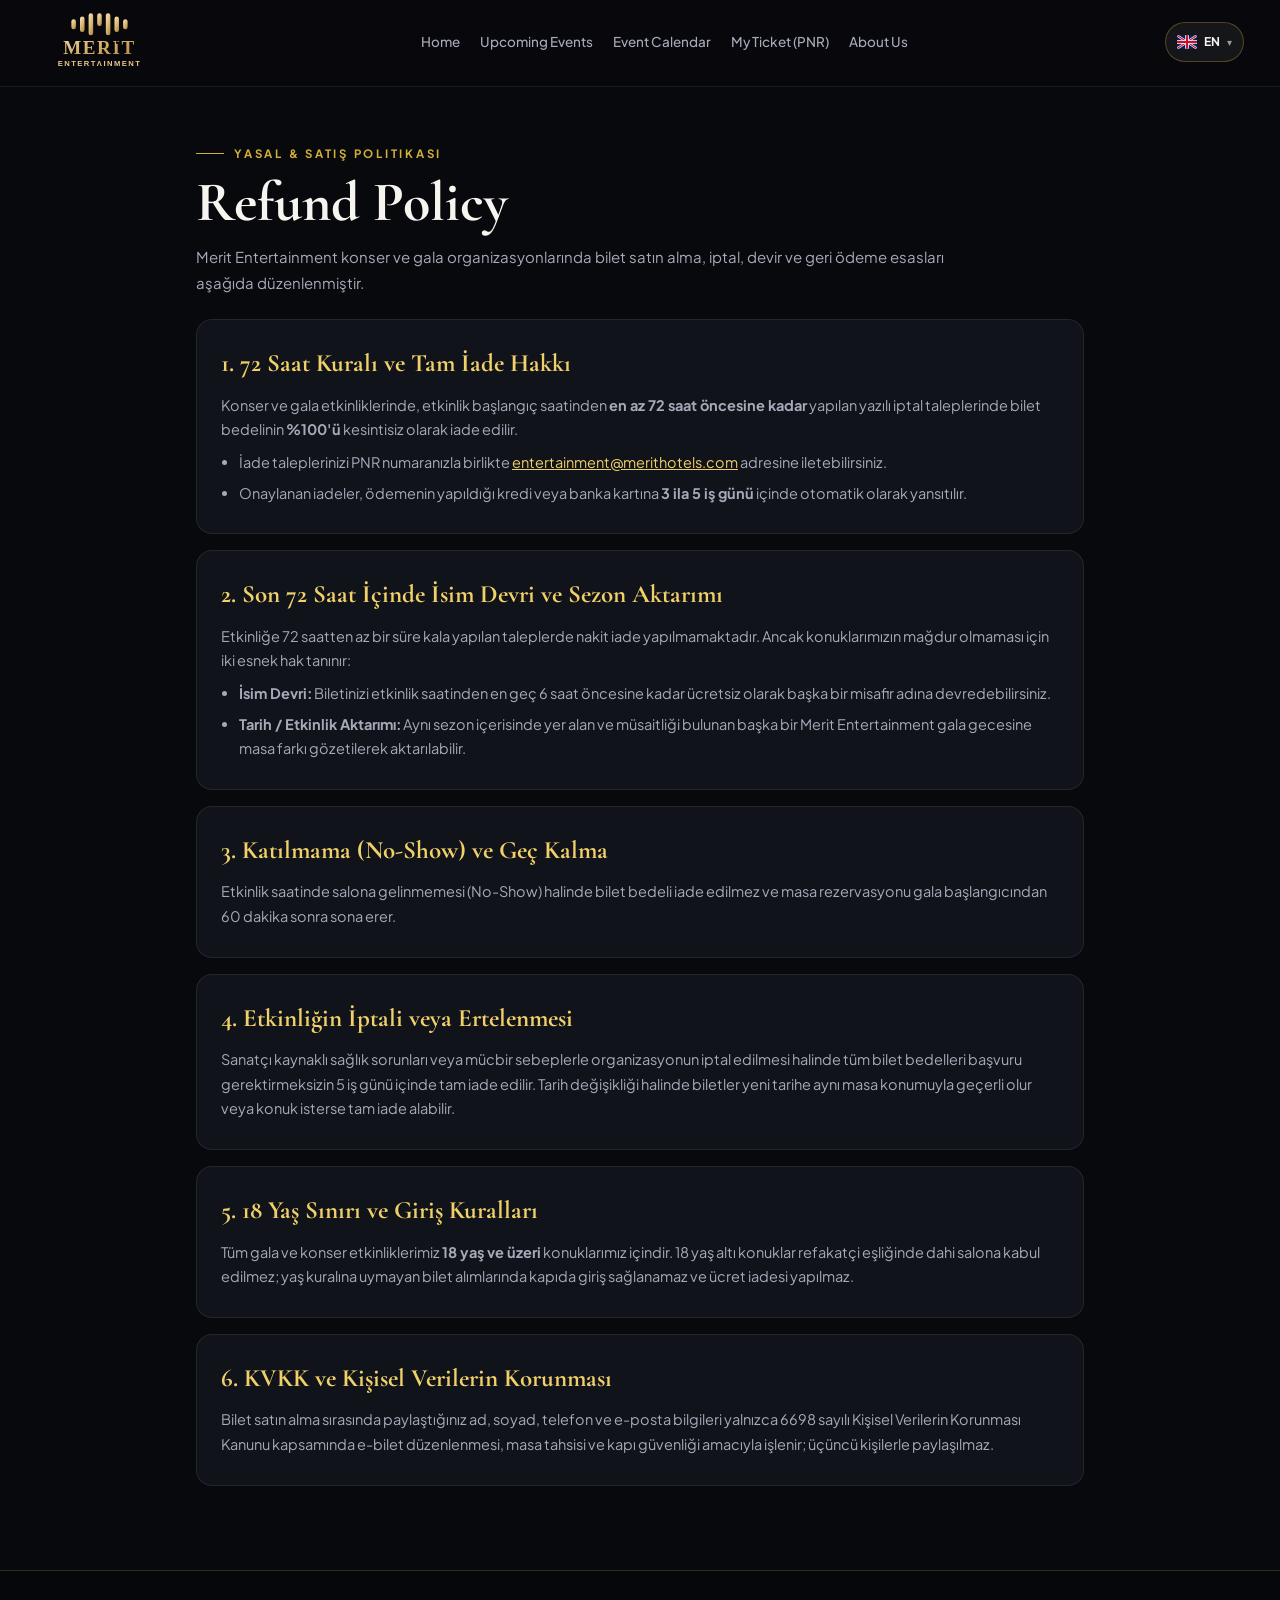
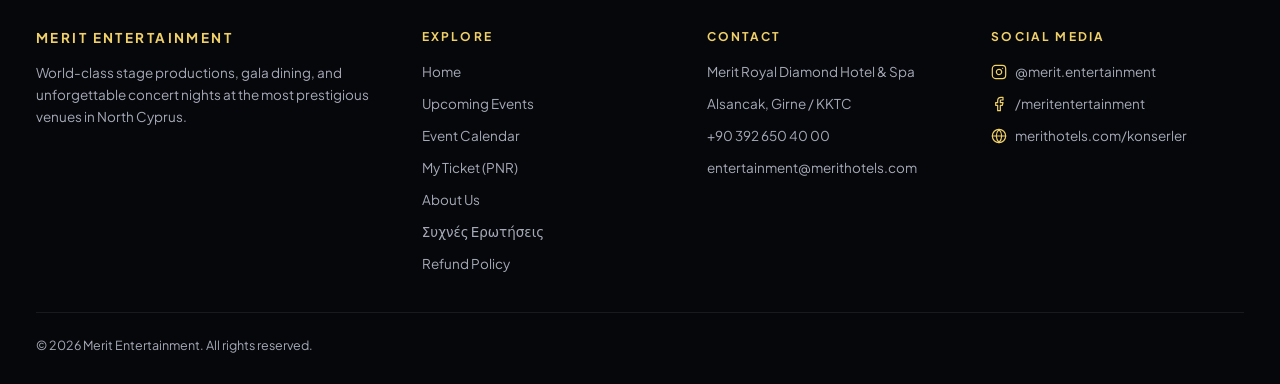
<file: iade.html>
<!doctype html>
<html lang="tr">
<head>
<meta charset="utf-8">
<meta name="viewport" content="width=device-width, initial-scale=1, viewport-fit=cover">
<title>İptal &amp; İade Koşulları · Merit Entertainment</title>
<link rel="preconnect" href="https://fonts.googleapis.com">
<link rel="preconnect" href="https://fonts.gstatic.com" crossorigin>
<link href="https://fonts.googleapis.com/css2?family=Cormorant+Garamond:ital,wght@0,500;0,600;0,700;1,500&family=Plus+Jakarta+Sans:wght@400;500;600;700&display=swap" rel="stylesheet">
<style>
  :root {
    --bg: #08090d; --bg-elev: #11131a; --ink: #f7f5f0; --muted: #a6aab8;
    --line: rgba(212, 175, 55, 0.22); --line-soft: rgba(255, 255, 255, 0.08);
    --gold: #d4af37; --gold-bright: #f0d068;
    --serif: "Cormorant Garamond", Georgia, serif;
    --sans: "Plus Jakarta Sans", "Segoe UI", system-ui, sans-serif;
  }
  * { box-sizing: border-box; }
  body { margin: 0; background: var(--bg); color: var(--ink); font: 15px/1.7 var(--sans); -webkit-font-smoothing: antialiased; }
  :focus-visible { outline: 2px solid var(--gold-bright); outline-offset: 2px; }
  header.topbar { position: sticky; top: 0; z-index: 50; display: flex; align-items: center; justify-content: space-between; gap: 16px; padding: 14px clamp(16px, 4vw, 44px); background: rgba(8, 9, 13, 0.88); backdrop-filter: blur(14px); border-bottom: 1px solid var(--line-soft); }
  .brand { display: flex; align-items: center; text-decoration: none; }
  nav.nav { display: flex; align-items: center; gap: 20px; }
  nav.nav a { color: var(--muted); text-decoration: none; font-size: 13.5px; font-weight: 500; }
  nav.nav a:hover { color: var(--ink); }
  @media (max-width: 860px) { nav.nav a:not(:first-child) { display: none; } }
  .wrap { width: 100%; max-width: 960px; margin: 0 auto; padding: 48px clamp(16px, 4vw, 36px) 84px; }
  .eyebrow { display: inline-flex; align-items: center; gap: 10px; font-size: 11.5px; letter-spacing: .24em; text-transform: uppercase; font-weight: 700; color: var(--gold); margin-bottom: 10px; }
  .eyebrow::before { content: ""; width: 28px; height: 1px; background: var(--gold); }
  h1 { font-family: var(--serif); font-size: clamp(34px, 5vw, 56px); margin: 0 0 12px; line-height: 1.05; }
  .clause { background: var(--bg-elev); border: 1px solid var(--line-soft); border-radius: 16px; padding: 22px 24px; margin-top: 16px; }
  .clause h2 { margin: 0 0 8px; font-family: var(--serif); font-size: 25px; color: var(--gold-bright); }
  .clause p, .clause li { color: var(--muted); font-size: 14.5px; margin: 6px 0; }
  .clause ul { padding-left: 18px; margin: 8px 0 0; }
  footer.site-footer { background: #06070a; border-top: 1px solid var(--line); padding: 56px 0 28px; color: var(--muted); font-size: 13.5px; }
  .foot-wrap { width: 100%; max-width: 1320px; margin: 0 auto; padding: 0 clamp(16px, 3.5vw, 36px); }
  .foot-grid { display: grid; grid-template-columns: 1.4fr 1fr 1fr 1fr; gap: 32px; padding-bottom: 36px; border-bottom: 1px solid var(--line-soft); }
  @media (max-width: 860px) { .foot-grid { grid-template-columns: 1fr 1fr; } }
  @media (max-width: 520px) { .foot-grid { grid-template-columns: 1fr; } }
  .foot-col h4 { margin: 0 0 14px; font-size: 12px; letter-spacing: .18em; text-transform: uppercase; color: var(--gold-bright); }
  .foot-col ul { list-style: none; padding: 0; margin: 0; display: grid; gap: 9px; }
  .foot-col a { color: var(--muted); text-decoration: none; }
  .foot-col a:hover { color: var(--ink); }
  .foot-bottom { display: flex; flex-wrap: wrap; justify-content: space-between; gap: 12px; padding-top: 22px; font-size: 12.5px; }
</style>
</head>
<body>
<header class="topbar">
  <a href="merit-bilet.html" class="brand" aria-label="Merit Entertainment Ana Sayfa">
    <img src="assets/merit-entertainment-logo.svg" alt="Merit Entertainment" style="height:60px; width:auto; display:block;">
  </a>
  <nav class="nav">
    <a href="merit-bilet.html" data-i18n="nav_home">Ana Sayfa</a>
    <a href="yaklasan.html" data-i18n="nav_upcoming">Yaklaşan Etkinlikler</a>
    <a href="takvim.html" data-i18n="nav_calendar">Etkinlik Takvimi</a>
    <a href="biletim.html" data-i18n="nav_tickets">Biletim (PNR)</a>
    <a href="kurumsal.html" data-i18n="nav_corp">Hakkımızda</a>
  </nav>
</header>

<main class="wrap">
  <div class="eyebrow">Yasal &amp; Satış Politikası</div>
  <h1 data-i18n="nav_refund">İptal &amp; İade Koşulları</h1>
  <p style="color:var(--muted); margin:0 0 24px;">Merit Entertainment konser ve gala organizasyonlarında bilet satın alma, iptal, devir ve geri ödeme esasları aşağıda düzenlenmiştir.</p>

  <section class="clause">
    <h2>1. 72 Saat Kuralı ve Tam İade Hakkı</h2>
    <p>Konser ve gala etkinliklerinde, etkinlik başlangıç saatinden <strong>en az 72 saat öncesine kadar</strong> yapılan yazılı iptal taleplerinde bilet bedelinin <strong>%100'ü</strong> kesintisiz olarak iade edilir.</p>
    <ul>
      <li>İade taleplerinizi PNR numaranızla birlikte <a href="mailto:entertainment@merithotels.com" style="color:var(--gold-bright)">entertainment@merithotels.com</a> adresine iletebilirsiniz.</li>
      <li>Onaylanan iadeler, ödemenin yapıldığı kredi veya banka kartına <strong>3 ila 5 iş günü</strong> içinde otomatik olarak yansıtılır.</li>
    </ul>
  </section>

  <section class="clause">
    <h2>2. Son 72 Saat İçinde İsim Devri ve Sezon Aktarımı</h2>
    <p>Etkinliğe 72 saatten az bir süre kala yapılan taleplerde nakit iade yapılmamaktadır. Ancak konuklarımızın mağdur olmaması için iki esnek hak tanınır:</p>
    <ul>
      <li><strong>İsim Devri:</strong> Biletinizi etkinlik saatinden en geç 6 saat öncesine kadar ücretsiz olarak başka bir misafir adına devredebilirsiniz.</li>
      <li><strong>Tarih / Etkinlik Aktarımı:</strong> Aynı sezon içerisinde yer alan ve müsaitliği bulunan başka bir Merit Entertainment gala gecesine masa farkı gözetilerek aktarılabilir.</li>
    </ul>
  </section>

  <section class="clause">
    <h2>3. Katılmama (No-Show) ve Geç Kalma</h2>
    <p>Etkinlik saatinde salona gelinmemesi (No-Show) halinde bilet bedeli iade edilmez ve masa rezervasyonu gala başlangıcından 60 dakika sonra sona erer.</p>
  </section>

  <section class="clause">
    <h2>4. Etkinliğin İptali veya Ertelenmesi</h2>
    <p>Sanatçı kaynaklı sağlık sorunları veya mücbir sebeplerle organizasyonun iptal edilmesi halinde tüm bilet bedelleri başvuru gerektirmeksizin 5 iş günü içinde tam iade edilir. Tarih değişikliği halinde biletler yeni tarihe aynı masa konumuyla geçerli olur veya konuk isterse tam iade alabilir.</p>
  </section>

  <section class="clause">
    <h2>5. 18 Yaş Sınırı ve Giriş Kuralları</h2>
    <p>Tüm gala ve konser etkinliklerimiz <strong>18 yaş ve üzeri</strong> konuklarımız içindir. 18 yaş altı konuklar refakatçi eşliğinde dahi salona kabul edilmez; yaş kuralına uymayan bilet alımlarında kapıda giriş sağlanamaz ve ücret iadesi yapılmaz.</p>
  </section>

  <section class="clause">
    <h2>6. KVKK ve Kişisel Verilerin Korunması</h2>
    <p>Bilet satın alma sırasında paylaştığınız ad, soyad, telefon ve e-posta bilgileri yalnızca 6698 sayılı Kişisel Verilerin Korunması Kanunu kapsamında e-bilet düzenlenmesi, masa tahsisi ve kapı güvenliği amacıyla işlenir; üçüncü kişilerle paylaşılmaz.</p>
  </section>
</main>

<footer class="site-footer">
  <div class="foot-wrap">
    <div class="foot-grid">
      <div class="foot-col">
        <div style="margin-bottom:12px;"><b style="color:var(--gold-bright); letter-spacing:.18em; text-transform:uppercase;">Merit Entertainment</b></div>
        <p style="margin:0; line-height:1.65;" data-i18n="foot_desc">Kuzey Kıbrıs'ın en prestijli gala salonlarında dünya standartlarında sahne prodüksiyonları ve unutulmaz konser geceleri.</p>
      </div>
      <div class="foot-col">
        <h4 data-i18n="foot_explore">Keşfet</h4>
        <ul>
          <li><a href="merit-bilet.html" data-i18n="nav_home">Ana Sayfa</a></li>
          <li><a href="yaklasan.html" data-i18n="nav_upcoming">Yaklaşan Etkinlikler</a></li>
          <li><a href="takvim.html" data-i18n="nav_calendar">Etkinlik Takvimi</a></li>
          <li><a href="biletim.html" data-i18n="nav_tickets">Biletim (PNR)</a></li>
          <li><a href="kurumsal.html" data-i18n="nav_corp">Hakkımızda</a></li>
          <li><a href="sss.html" data-i18n="nav_faq">Sık Sorulan Sorular</a></li>
          <li><a href="iade.html" data-i18n="nav_refund">İade Koşulları</a></li>
        </ul>
      </div>
      <div class="foot-col">
        <h4 data-i18n="foot_contact">İletişim</h4>
        <ul><li>Merit Royal Diamond Hotel &amp; Spa</li><li>Alsancak, Girne / KKTC</li><li>+90 392 650 40 00</li><li>entertainment@merithotels.com</li></ul>
      </div>
      <div class="foot-col">
        <h4 data-i18n="foot_social">Sosyal Medya</h4>
        <ul>
          <li><a href="https://www.instagram.com/merit.entertainment/" target="_blank" rel="noopener"><svg width="16" height="16" viewBox="0 0 24 24" fill="none" stroke="currentColor" stroke-width="1.8" stroke-linecap="round" stroke-linejoin="round" style="vertical-align:-3px; margin-right:8px; color:var(--gold-bright);"><rect x="2" y="2" width="20" height="20" rx="5"/><path d="M16 11.37A4 4 0 1 1 12.63 8 4 4 0 0 1 16 11.37z"/><line x1="17.5" y1="6.5" x2="17.51" y2="6.5"/></svg>@merit.entertainment</a></li>
          <li><a href="https://www.facebook.com/meritentertainment/" target="_blank" rel="noopener"><svg width="16" height="16" viewBox="0 0 24 24" fill="none" stroke="currentColor" stroke-width="1.8" stroke-linecap="round" stroke-linejoin="round" style="vertical-align:-3px; margin-right:8px; color:var(--gold-bright);"><path d="M18 2h-3a5 5 0 0 0-5 5v3H7v4h3v8h4v-8h3l1-4h-4V7a1 1 0 0 1 1-1h3z"/></svg>/meritentertainment</a></li>
          <li><a href="https://www.merithotels.com/konserler" target="_blank" rel="noopener"><svg width="16" height="16" viewBox="0 0 24 24" fill="none" stroke="currentColor" stroke-width="1.8" stroke-linecap="round" stroke-linejoin="round" style="vertical-align:-3px; margin-right:8px; color:var(--gold-bright);"><circle cx="12" cy="12" r="10"/><line x1="2" y1="12" x2="22" y2="12"/><path d="M12 2a15.3 15.3 0 0 1 4 10 15.3 15.3 0 0 1-4 10 15.3 15.3 0 0 1-4-10 15.3 15.3 0 0 1 4-10z"/></svg>merithotels.com/konserler</a></li>
        </ul>
      </div>
    </div>
    <div class="foot-bottom"><span data-i18n="foot_rights">© 2026 Merit Entertainment. Tüm hakları saklıdır.</span></div>
  </div>
</footer>
<script type="module" src="./i18n.js"></script>
</body>
</html>
</file>
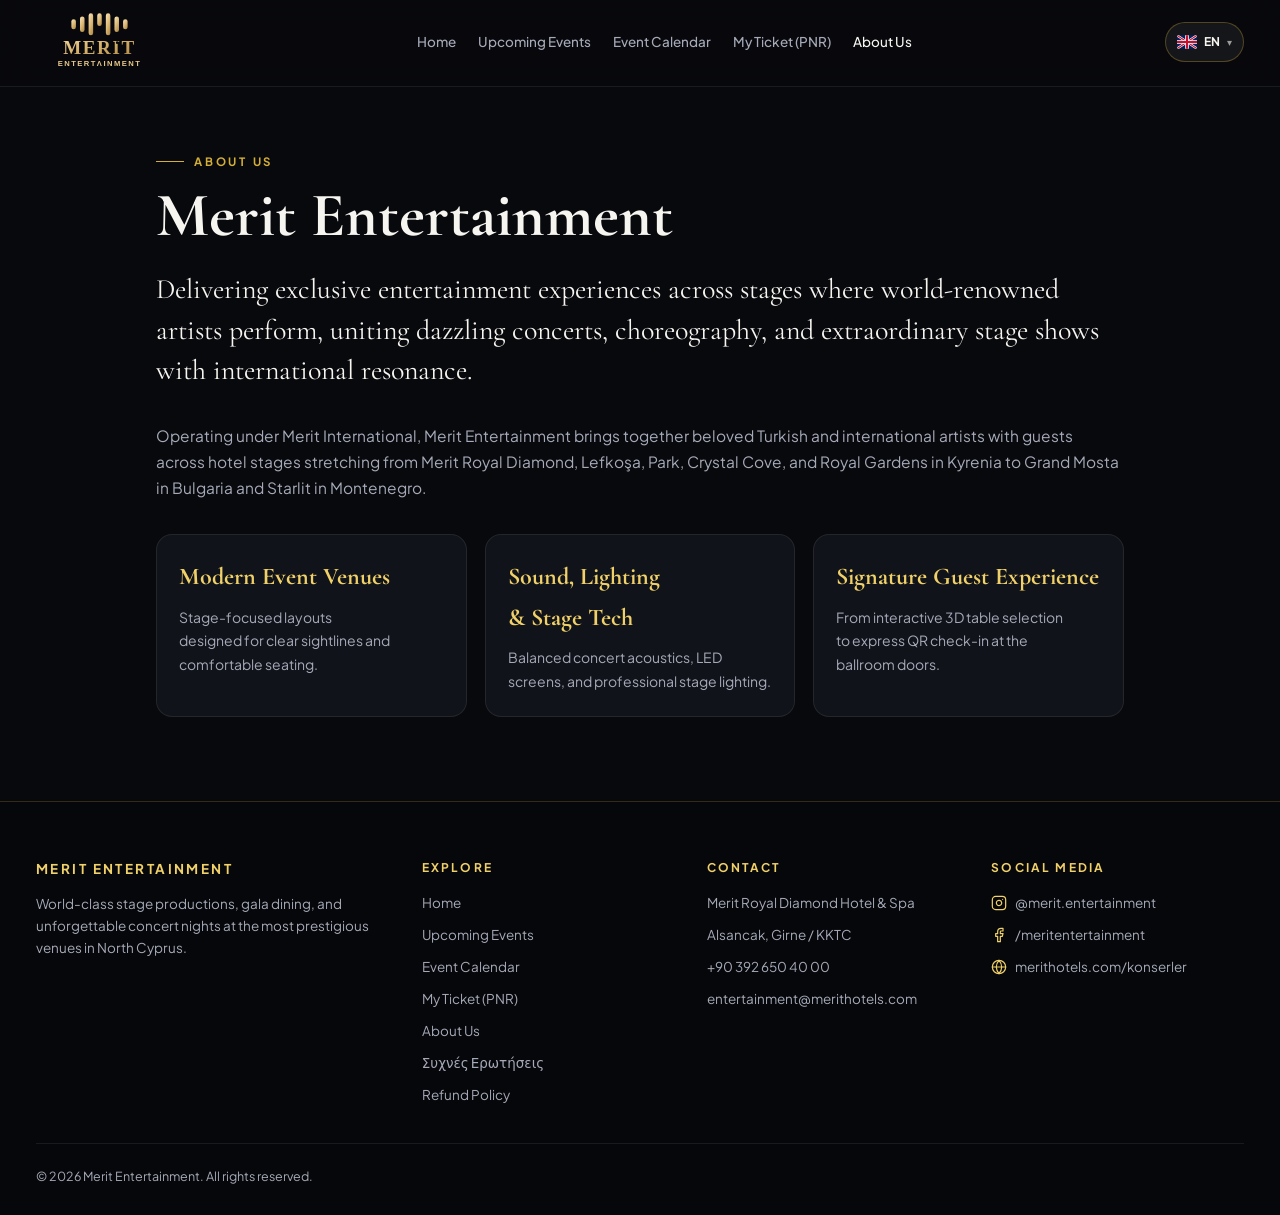
<file: kurumsal.html>
<!doctype html>
<html lang="tr">
<head>
<meta charset="utf-8">
<meta name="viewport" content="width=device-width, initial-scale=1, viewport-fit=cover">
<title>Hakkımızda · Merit Entertainment</title>
<link rel="preconnect" href="https://fonts.googleapis.com">
<link rel="preconnect" href="https://fonts.gstatic.com" crossorigin>
<link href="https://fonts.googleapis.com/css2?family=Cormorant+Garamond:ital,wght@0,500;0,600;0,700;1,500&family=Plus+Jakarta+Sans:wght@400;500;600;700&display=swap" rel="stylesheet">
<style>
  :root {
    --bg: #08090d; --bg-elev: #11131a; --ink: #f7f5f0; --muted: #a6aab8;
    --line: rgba(212, 175, 55, 0.22); --line-soft: rgba(255, 255, 255, 0.08);
    --gold: #d4af37; --gold-bright: #f0d068;
    --serif: "Cormorant Garamond", Georgia, serif;
    --sans: "Plus Jakarta Sans", "Segoe UI", system-ui, sans-serif;
  }
  * { box-sizing: border-box; }
  body { margin: 0; background: var(--bg); color: var(--ink); font: 15.5px/1.7 var(--sans); -webkit-font-smoothing: antialiased; }
  header.topbar { position: sticky; top: 0; z-index: 50; display: flex; align-items: center; justify-content: space-between; gap: 16px; padding: 14px clamp(16px, 4vw, 44px); background: rgba(8, 9, 13, 0.88); backdrop-filter: blur(14px); border-bottom: 1px solid var(--line-soft); }
  .brand { display: flex; align-items: center; gap: 12px; text-decoration: none; color: var(--ink); }
  .brand-logo { width: 40px; height: 40px; }
  .brand-text b { display: block; font-size: 13.5px; letter-spacing: .2em; text-transform: uppercase; color: var(--gold-bright); }
  .brand-text span { display: block; font-size: 10.5px; color: var(--muted); letter-spacing: .12em; text-transform: uppercase; }
  nav.nav { display: flex; align-items: center; gap: 22px; }
  nav.nav a { color: var(--muted); text-decoration: none; font-size: 13.5px; font-weight: 500; }
  nav.nav a:hover, nav.nav a[aria-current="page"] { color: var(--ink); }
  @media (max-width: 860px) { nav.nav { display: none; } }
  .wrap { width: 100%; max-width: 1040px; margin: 0 auto; padding: 56px clamp(16px, 4vw, 36px) 84px; }
  .eyebrow { display: inline-flex; align-items: center; gap: 10px; font-size: 11.5px; letter-spacing: .24em; text-transform: uppercase; font-weight: 700; color: var(--gold); margin-bottom: 12px; }
  .eyebrow::before { content: ""; width: 28px; height: 1px; background: var(--gold); }
  h1 { font-family: var(--serif); font-size: clamp(38px, 5.5vw, 62px); margin: 0 0 20px; line-height: 1.06; }
  .lead { font-family: var(--serif); font-size: clamp(22px, 2.8vw, 28px); line-height: 1.45; color: var(--ink); margin: 0 0 32px; }
  .cards { display: grid; grid-template-columns: repeat(auto-fit, minmax(min(100%, 240px), 1fr)); gap: 18px; margin-top: 32px; }
  .card { background: var(--bg-elev); border: 1px solid var(--line-soft); border-radius: 16px; padding: 22px; }
  .card h3 { margin: 0 0 8px; font-family: var(--serif); font-size: 24px; color: var(--gold-bright); }
  .card p { margin: 0; color: var(--muted); font-size: 14px; }
  footer.site-footer { background: #06070a; border-top: 1px solid var(--line); padding: 56px 0 28px; color: var(--muted); font-size: 13.5px; }
  .foot-wrap { width: 100%; max-width: 1320px; margin: 0 auto; padding: 0 clamp(16px, 3.5vw, 36px); }
  .foot-grid { display: grid; grid-template-columns: 1.4fr 1fr 1fr 1fr; gap: 32px; padding-bottom: 36px; border-bottom: 1px solid var(--line-soft); }
  @media (max-width: 860px) { .foot-grid { grid-template-columns: 1fr 1fr; } }
  @media (max-width: 520px) { .foot-grid { grid-template-columns: 1fr; } }
  .foot-col h4 { margin: 0 0 14px; font-size: 12px; letter-spacing: .18em; text-transform: uppercase; color: var(--gold-bright); }
  .foot-col ul { list-style: none; padding: 0; margin: 0; display: grid; gap: 9px; }
  .foot-col a { color: var(--muted); text-decoration: none; transition: color .16s; }
  .foot-col a:hover { color: var(--ink); }
  .foot-bottom { display: flex; flex-wrap: wrap; justify-content: space-between; gap: 12px; padding-top: 22px; font-size: 12.5px; }
</style>
</head>
<body>
<header class="topbar">
  <a href="merit-bilet.html" class="brand" aria-label="Merit Entertainment Ana Sayfa">
    <img src="assets/merit-entertainment-logo.svg" alt="Merit Entertainment" style="height:46px; width:auto; display:block;">
  </a>
  <nav class="nav">
    <a href="merit-bilet.html" data-i18n="nav_home">Ana Sayfa</a>
    <a href="yaklasan.html" data-i18n="nav_upcoming">Yaklaşan Etkinlikler</a>
    <a href="takvim.html" data-i18n="nav_calendar">Etkinlik Takvimi</a>
    <a href="biletim.html" data-i18n="nav_tickets">Biletim (PNR)</a>
    <a href="kurumsal.html" aria-current="page" data-i18n="nav_corp">Hakkımızda</a>
  </nav>
</header>

<main class="wrap">
  <div class="eyebrow" data-i18n="nav_corp">Hakkımızda</div>
  <h1>Merit Entertainment</h1>
  <p class="lead" data-i18n="corp_lead">
    Dünya çapında ünlü sanatçıların sahne aldığı, uluslararası bir etkileşim ile göz kamaştırıcı konserlerin, koreografilerin ve birbirinden eşsiz sahne şovlarının buluştuğu sahneleriyle size özel eğlence ortamları sunuyor.
  </p>
  <p style="color:var(--muted);" data-i18n="corp_p2">
    Merit International bünyesinde faaliyet gösteren Merit Entertainment; Girne’deki Merit Royal Diamond’dan Lefkoşa, Park, Crystal Cove ve Royal Gardens’a; Bulgaristan’daki Grand Mosta’dan Karadağ’daki Starlit’e uzanan otel sahnelerinde, alanında uzman ve deneyimli ekibiyle Türkiye’nin ve dünyanın sevilen sanatçılarını misafirleriyle buluşturur.
  </p>
  <div class="cards">
    <div class="card">
      <h3 data-i18n="corp_c1_t">Modern Organizasyon Alanları</h3>
      <p data-i18n="corp_c1_d">Sanatçıyı ön plana çıkaran sahne yerleşimi ve konforlu oturma düzeni.</p>
    </div>
    <div class="card">
      <h3 data-i18n="corp_c2_t">Ses, Işık &amp; Sahne Teknolojisi</h3>
      <p data-i18n="corp_c2_d">Gelişmiş ses akustiği, LED ekranlar ve profesyonel sahne aydınlatması.</p>
    </div>
    <div class="card">
      <h3 data-i18n="corp_c3_t">Seçkin Misafir Deneyimi</h3>
      <p data-i18n="corp_c3_d">Online masa seçiminden kapıda hızlı girişe kadar her ayrıntıda Merit ayrıcalığı.</p>
    </div>
  </div>
</main>

<footer class="site-footer">
  <div class="foot-wrap">
    <div class="foot-grid">
      <div class="foot-col">
        <div style="margin-bottom:12px;"><b style="color:var(--gold-bright); letter-spacing:.18em; text-transform:uppercase;">Merit Entertainment</b></div>
        <p style="margin:0; line-height:1.65;" data-i18n="foot_desc">Kuzey Kıbrıs'ın en prestijli gala salonlarında dünya standartlarında sahne prodüksiyonları ve unutulmaz konser geceleri.</p>
      </div>
      <div class="foot-col">
        <h4 data-i18n="foot_explore">Keşfet</h4>
        <ul>
          <li><a href="merit-bilet.html" data-i18n="nav_home">Ana Sayfa</a></li>
          <li><a href="yaklasan.html" data-i18n="nav_upcoming">Yaklaşan Etkinlikler</a></li>
          <li><a href="takvim.html" data-i18n="nav_calendar">Etkinlik Takvimi</a></li>
          <li><a href="biletim.html" data-i18n="nav_tickets">Biletim (PNR)</a></li>
          <li><a href="kurumsal.html" data-i18n="nav_corp">Hakkımızda</a></li>
          <li><a href="sss.html" data-i18n="nav_faq">Sık Sorulan Sorular</a></li>
          <li><a href="iade.html" data-i18n="nav_refund">İade Koşulları</a></li>
        </ul>
      </div>
      <div class="foot-col">
        <h4 data-i18n="foot_contact">İletişim</h4>
        <ul>
          <li>Merit Royal Diamond Hotel &amp; Spa</li>
          <li>Alsancak, Girne / KKTC</li>
          <li>+90 392 650 40 00</li>
          <li>entertainment@merithotels.com</li>
        </ul>
      </div>
      <div class="foot-col">
        <h4 data-i18n="foot_social">Sosyal Medya</h4>
        <ul>
          <li><a href="https://www.instagram.com/merit.entertainment/" target="_blank" rel="noopener"><svg width="16" height="16" viewBox="0 0 24 24" fill="none" stroke="currentColor" stroke-width="1.8" stroke-linecap="round" stroke-linejoin="round" style="vertical-align:-3px; margin-right:8px; color:var(--gold-bright);"><rect x="2" y="2" width="20" height="20" rx="5"/><path d="M16 11.37A4 4 0 1 1 12.63 8 4 4 0 0 1 16 11.37z"/><line x1="17.5" y1="6.5" x2="17.51" y2="6.5"/></svg>@merit.entertainment</a></li>
          <li><a href="https://www.facebook.com/meritentertainment/" target="_blank" rel="noopener"><svg width="16" height="16" viewBox="0 0 24 24" fill="none" stroke="currentColor" stroke-width="1.8" stroke-linecap="round" stroke-linejoin="round" style="vertical-align:-3px; margin-right:8px; color:var(--gold-bright);"><path d="M18 2h-3a5 5 0 0 0-5 5v3H7v4h3v8h4v-8h3l1-4h-4V7a1 1 0 0 1 1-1h3z"/></svg>/meritentertainment</a></li>
          <li><a href="https://www.merithotels.com/konserler" target="_blank" rel="noopener"><svg width="16" height="16" viewBox="0 0 24 24" fill="none" stroke="currentColor" stroke-width="1.8" stroke-linecap="round" stroke-linejoin="round" style="vertical-align:-3px; margin-right:8px; color:var(--gold-bright);"><circle cx="12" cy="12" r="10"/><line x1="2" y1="12" x2="22" y2="12"/><path d="M12 2a15.3 15.3 0 0 1 4 10 15.3 15.3 0 0 1-4 10 15.3 15.3 0 0 1-4-10 15.3 15.3 0 0 1 4-10z"/></svg>merithotels.com/konserler</a></li>
        </ul>
      </div>
    </div>
    <div class="foot-bottom">
      <span data-i18n="foot_rights">© 2026 Merit Entertainment. Tüm hakları saklıdır.</span>
    </div>
  </div>
</footer>
<script type="module" src="./i18n.js"></script>
</body>
</html>
</file>
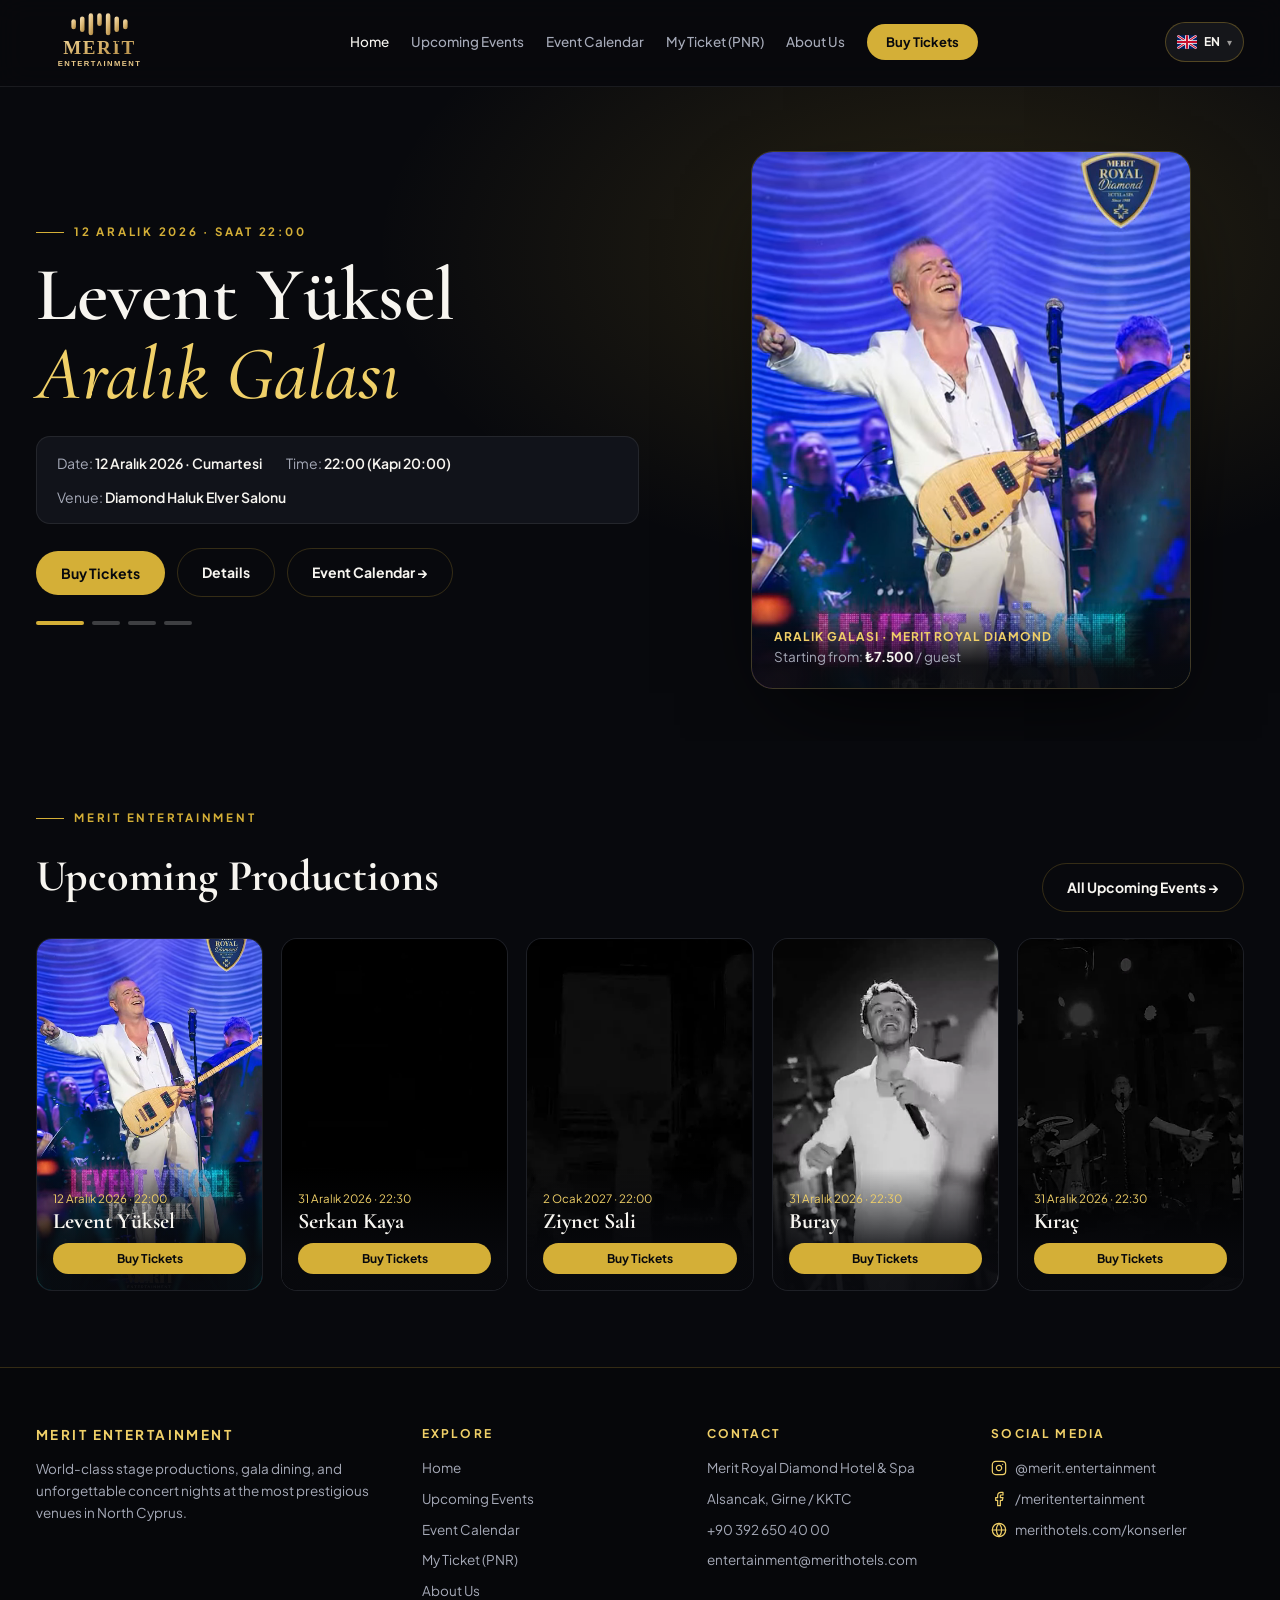
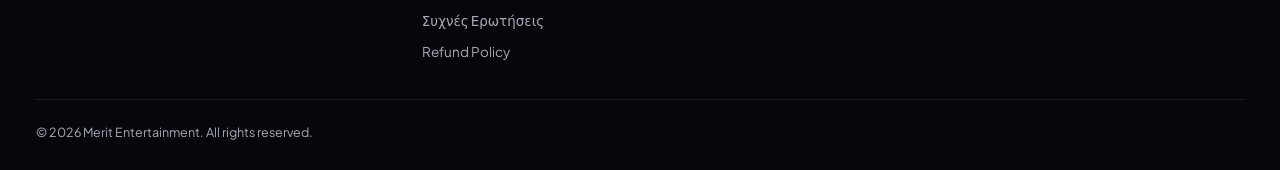
<file: merit-bilet.html>
<!doctype html>
<html lang="tr">
<head>
<meta charset="utf-8">
<meta name="viewport" content="width=device-width, initial-scale=1, viewport-fit=cover">
<title>Merit Entertainment · Konser & Gala Biletleri</title>
<link rel="preconnect" href="https://fonts.googleapis.com">
<link rel="preconnect" href="https://fonts.gstatic.com" crossorigin>
<link href="https://fonts.googleapis.com/css2?family=Cormorant+Garamond:ital,wght@0,500;0,600;0,700;1,500&family=Plus+Jakarta+Sans:wght@400;500;600;700&display=swap" rel="stylesheet">
<style>
  :root {
    --bg: #08090d; --bg-elev: #11131a; --bg-card: #161923;
    --ink: #f7f5f0; --muted: #a6aab8;
    --line: rgba(212, 175, 55, 0.22); --line-soft: rgba(255, 255, 255, 0.08);
    --gold: #d4af37; --gold-bright: #f0d068; --gold-dim: rgba(212, 175, 55, 0.14);
    --serif: "Cormorant Garamond", Georgia, serif;
    --sans: "Plus Jakarta Sans", "Segoe UI", system-ui, sans-serif;
  }
  * { box-sizing: border-box; }
  html { scroll-behavior: smooth; }
  body { margin: 0; background: var(--bg); color: var(--ink); font: 15px/1.6 var(--sans); -webkit-font-smoothing: antialiased; }
  :focus-visible { outline: 2px solid var(--gold-bright); outline-offset: 2px; }

  /* Header */
  header.topbar {
    position: sticky; top: 0; z-index: 50;
    display: flex; align-items: center; justify-content: space-between; gap: 16px;
    padding: 14px clamp(16px, 4vw, 44px);
    background: rgba(8, 9, 13, 0.88); backdrop-filter: blur(14px);
    border-bottom: 1px solid var(--line-soft);
  }
  .brand { display: flex; align-items: center; gap: 12px; text-decoration: none; color: var(--ink); }
  .brand-logo { width: 40px; height: 40px; flex-shrink: 0; }
  .brand-text b { display: block; font-size: 13.5px; letter-spacing: .2em; text-transform: uppercase; font-weight: 700; color: var(--gold-bright); }
  .brand-text span { display: block; font-size: 10.5px; color: var(--muted); letter-spacing: .12em; text-transform: uppercase; }

  nav.nav { display: flex; align-items: center; gap: 22px; }
  nav.nav a { color: var(--muted); text-decoration: none; font-size: 13.5px; font-weight: 500; transition: color .2s; }
  nav.nav a:hover, nav.nav a[aria-current="page"] { color: var(--ink); }
  .btn {
    display: inline-flex; align-items: center; justify-content: center; gap: 8px;
    padding: 12px 24px; border-radius: 999px; font-weight: 700; font-size: 14px;
    border: 1px solid transparent; cursor: pointer; text-decoration: none; font-family: inherit;
    transition: background .18s, transform .18s, border-color .18s;
  }
  .btn-primary { background: var(--gold); color: #08090d; }
  .btn-primary:hover { background: var(--gold-bright); transform: translateY(-1px); }
  .btn-ghost { background: transparent; color: var(--ink); border-color: var(--line); }
  .btn-ghost:hover { background: var(--gold-dim); border-color: var(--gold); }
  .nav-cta { padding: 9px 18px; font-size: 13px; }
  @media (max-width: 860px) { nav.nav a:not(.nav-cta) { display: none; } }

  .wrap { width: 100%; max-width: 1320px; margin: 0 auto; padding: 0 clamp(16px, 3.5vw, 36px); }

  /* Rotating Hero */
  .hero { position: relative; padding: clamp(36px, 5vw, 68px) 0 52px; overflow: hidden; }
  .hero-bg { position: absolute; inset: 0; z-index: 0; pointer-events: none; background: radial-gradient(900px 500px at 75% 25%, rgba(212, 175, 55, 0.16), transparent 65%); }
  .hero-grid { position: relative; z-index: 1; display: grid; grid-template-columns: 1.05fr 0.95fr; gap: clamp(28px, 5vw, 60px); align-items: center; }
  @media (max-width: 960px) { .hero-grid { grid-template-columns: 1fr; } }

  .eyebrow { display: inline-flex; align-items: center; gap: 10px; font-size: 11.5px; letter-spacing: .24em; text-transform: uppercase; font-weight: 700; color: var(--gold); margin-bottom: 14px; }
  .eyebrow::before { content: ""; width: 28px; height: 1px; background: var(--gold); }

  h1.hero-title { font-family: var(--serif); font-weight: 600; font-size: clamp(32px, 6.2vw, 76px); line-height: 1.04; margin: 0; }
  h1.hero-title em { font-style: italic; color: var(--gold-bright); font-weight: 500; }
  .hero-meta { display: flex; flex-wrap: wrap; gap: 12px 24px; margin-top: 22px; padding: 15px 20px; border-radius: 14px; background: var(--bg-elev); border: 1px solid var(--line-soft); font-size: 14px; }
  .hero-meta span { color: var(--muted); }
  .hero-meta b { color: var(--ink); font-weight: 600; }
  .hero-actions { display: flex; flex-wrap: wrap; align-items: center; gap: 12px; margin-top: 24px; }

  .hero-dots { display: flex; gap: 8px; margin-top: 24px; }
  .hero-dots button {
    width: 28px; height: 4px; border-radius: 4px; border: 0; padding: 0; cursor: pointer;
    background: rgba(255,255,255,0.22); transition: all .25s;
  }
  .hero-dots button.active { background: var(--gold); width: 48px; }

  .hero-stage {
    position: relative; border-radius: 22px; overflow: hidden;
    border: 1px solid var(--line); aspect-ratio: 9 / 11; max-height: 540px; width: min(440px, 100%); justify-self: center;
    background: var(--bg-card); box-shadow: 0 36px 90px -32px rgba(0,0,0,0.9);
  }
  .hero-stage video { width: 100%; height: 100%; object-fit: cover; object-position: center 15%; display: block; }
  .hero-stage-cap {
    position: absolute; inset: auto 0 0 0; padding: 20px 22px;
    background: linear-gradient(180deg, transparent, rgba(8,9,13,0.92) 72%);
    display: flex; justify-content: space-between; align-items: flex-end; gap: 12px;
  }

  /* Merit Entertainment Manifesto Statement */
  .manifesto {
    padding: 52px 0; border-top: 1px solid var(--line-soft); border-bottom: 1px solid var(--line-soft);
    background: linear-gradient(180deg, rgba(212,175,55,0.05), transparent);
    text-align: center;
  }
  .manifesto p {
    font-family: var(--serif); font-size: clamp(22px, 2.8vw, 32px); line-height: 1.42;
    max-width: 48ch; margin: 12px auto 0; color: var(--ink); font-weight: 500;
  }

  /* Gelecek Organizasyonlar (Silent Video Reels) */
  .reels-strip { padding: 60px 0 76px; }
  .strip-head { display: flex; flex-wrap: wrap; justify-content: space-between; align-items: flex-end; gap: 14px; margin-bottom: 26px; }
  .strip-head h2 { font-family: var(--serif); font-size: clamp(30px, 4vw, 44px); margin: 0; }
  .reels-grid { display: grid; grid-template-columns: repeat(auto-fill, minmax(min(100%, 220px), 1fr)); gap: 18px; }
  .reel-card {
    position: relative; border-radius: 16px; overflow: hidden; aspect-ratio: 9 / 14;
    border: 1px solid var(--line-soft); background: #0b0d14;
    transition: border-color .2s, transform .2s;
  }
  .reel-card:hover { border-color: var(--gold); transform: translateY(-3px); }
  .reel-card video { width: 100%; height: 100%; object-fit: cover; display: block; }
  .reel-cap {
    position: absolute; inset: auto 0 0 0; padding: 16px;
    background: linear-gradient(180deg, transparent, rgba(8,9,13,0.95) 72%);
  }
  .reel-cap b { display: block; font-family: var(--serif); font-size: 22px; line-height: 1.1; }
  .reel-cap span { font-size: 11.5px; color: var(--gold-bright); }

  /* Luxury Footer */
  footer.site-footer {
    background: #06070a; border-top: 1px solid var(--line);
    padding: 56px 0 28px; color: var(--muted); font-size: 13.5px;
  }
  .foot-grid { display: grid; grid-template-columns: 1.4fr 1fr 1fr 1fr; gap: 32px; padding-bottom: 36px; border-bottom: 1px solid var(--line-soft); }
  @media (max-width: 860px) { .foot-grid { grid-template-columns: 1fr 1fr; } }
  @media (max-width: 520px) { .foot-grid { grid-template-columns: 1fr; } }
  .foot-col h4 { margin: 0 0 14px; font-size: 12px; letter-spacing: .18em; text-transform: uppercase; color: var(--gold-bright); }
  .foot-col ul { list-style: none; padding: 0; margin: 0; display: grid; gap: 9px; }
  .foot-col a { color: var(--muted); text-decoration: none; transition: color .16s; }
  .foot-col a:hover { color: var(--ink); }
  .foot-bottom { display: flex; flex-wrap: wrap; justify-content: space-between; gap: 12px; padding-top: 22px; font-size: 12.5px; }

  /* Guest Count Modal */
  dialog.modal { background: var(--bg-elev); color: var(--ink); border: 1px solid var(--gold); border-radius: 20px; padding: 0; width: min(460px, 94vw); box-shadow: 0 32px 90px rgba(0,0,0,0.88); }
  dialog.modal::backdrop { background: rgba(4, 5, 9, 0.8); backdrop-filter: blur(6px); }
  .modal-head { display: flex; justify-content: space-between; align-items: center; padding: 18px 22px; border-bottom: 1px solid var(--line-soft); }
  .modal-head h3 { margin: 0; font-family: var(--serif); font-size: 26px; }
  .icon-close { background: transparent; border: 1px solid var(--line-soft); color: var(--muted); width: 34px; height: 34px; border-radius: 50%; cursor: pointer; font-size: 18px; }
  .modal-body { padding: 22px; display: flex; flex-direction: column; gap: 16px; }
  .guest-grid { display: grid; grid-template-columns: repeat(4, 1fr); gap: 8px; }
  @media (max-width: 380px) { .guest-grid { grid-template-columns: repeat(2, 1fr); } }
  .guest-btn { padding: 12px 0; border-radius: 10px; border: 1px solid var(--line-soft); background: var(--bg-card); color: var(--ink); font-weight: 700; cursor: pointer; font-family: inherit; }
  .guest-btn[aria-pressed="true"] { background: var(--gold); color: #08090d; border-color: var(--gold); }
</style>
</head>
<body>
<header class="topbar">
  <a href="merit-bilet.html" class="brand" aria-label="Merit Entertainment Ana Sayfa">
    <img src="assets/merit-entertainment-logo.svg" alt="Merit Entertainment" style="height:46px; width:auto; display:block;">
  </a>
  <nav class="nav" aria-label="Ana menü">
    <a href="merit-bilet.html" aria-current="page" data-i18n="nav_home">Ana Sayfa</a>
    <a href="yaklasan.html" data-i18n="nav_upcoming">Yaklaşan Etkinlikler</a>
    <a href="takvim.html" data-i18n="nav_calendar">Etkinlik Takvimi</a>
    <a href="biletim.html" data-i18n="nav_tickets">Biletim (PNR)</a>
    <a href="kurumsal.html" data-i18n="nav_corp">Hakkımızda</a>
    <button type="button" class="btn btn-primary nav-cta" id="navBuyBtn" data-i18n="btn_buy">Bilet Al</button>
  </nav>
</header>

<main>
  <!-- ROTATING HERO (Starts with Levent Yüksel!) -->
  <section class="hero" aria-labelledby="heroTitle">
    <div class="hero-bg" aria-hidden="true"></div>
    <div class="wrap hero-grid">
      <div>
        <div class="eyebrow" id="heroEyebrow">Gala Konseri · 12 Aralık 2026</div>
        <h1 class="hero-title" id="heroTitle">Levent Yüksel<br><em>Aralık Galası</em></h1>
        <div class="hero-meta">
          <span><span data-i18n="lbl_date">Tarih:</span> <b id="heroDate">12 Aralık 2026 · Cumartesi</b></span>
          <span><span data-i18n="lbl_time">Saat:</span> <b id="heroTime">22:00</b></span>
          <span><span data-i18n="lbl_venue">Mekan:</span> <b>Diamond Haluk Elver Salonu</b></span>
        </div>
        <div class="hero-actions">
          <button type="button" class="btn btn-primary" id="heroBuyBtn" data-i18n="btn_buy">Bilet Al</button>
          <a href="etkinlik.html?id=levent" id="heroDetailBtn" class="btn btn-ghost" data-i18n="btn_detail">Detaylar</a>
          <a href="takvim.html" class="btn btn-ghost" data-i18n="btn_calendar_all">Etkinlik Takvimi →</a>
        </div>
        <div class="hero-dots" id="heroDots" role="tablist" aria-label="Öne çıkan konserler"></div>
      </div>

      <div class="hero-stage">
        <video id="heroVideo" autoplay muted loop playsinline poster="assets/artists/levent-yuksel.jpg"></video>
        <div class="hero-stage-cap">
          <div>
            <div style="font-size:12px; color:var(--gold-bright); font-weight:700; letter-spacing:.08em; text-transform:uppercase;" id="heroCapSub">Merit Royal Diamond</div>
            <div style="font-size:13.5px; color:var(--muted);"><span data-i18n="lbl_start">Başlangıç:</span> <b style="color:var(--ink)" id="heroPrice">₺7.500</b> <span data-i18n="per_person">/ kişi</span></div>
          </div>
        </div>
      </div>
    </div>
  </section>

  <!-- GELECEK ORGANİZASYONLAR -->
  <section class="reels-strip" aria-labelledby="future-title">
    <div class="wrap">
      <div class="strip-head">
        <div>
          <div class="eyebrow">Merit Entertainment</div>
          <h2 id="future-title" data-i18n="sec_future">Gelecek Organizasyonlar</h2>
        </div>
        <a href="yaklasan.html" class="btn btn-ghost" data-i18n="btn_upcoming_all">Tüm Yaklaşan Etkinlikler →</a>
      </div>
      <div class="reels-grid" id="reelsGrid"></div>
    </div>
  </section>
</main>

<footer class="site-footer">
  <div class="wrap">
    <div class="foot-grid">
      <div class="foot-col">
        <div style="display:flex; align-items:center; gap:10px; margin-bottom:12px;">
          <b style="color:var(--gold-bright); letter-spacing:.18em; text-transform:uppercase;">Merit Entertainment</b>
        </div>
        <p style="margin:0; line-height:1.65;" data-i18n="foot_desc">Kuzey Kıbrıs'ın en prestijli gala salonlarında dünya standartlarında sahne prodüksiyonları ve unutulmaz konser geceleri.</p>
      </div>
      <div class="foot-col">
        <h4 data-i18n="foot_explore">Keşfet</h4>
        <ul>
          <li><a href="merit-bilet.html" data-i18n="nav_home">Ana Sayfa</a></li>
          <li><a href="yaklasan.html" data-i18n="nav_upcoming">Yaklaşan Etkinlikler</a></li>
          <li><a href="takvim.html" data-i18n="nav_calendar">Etkinlik Takvimi</a></li>
          <li><a href="biletim.html" data-i18n="nav_tickets">Biletim (PNR)</a></li>
          <li><a href="kurumsal.html" data-i18n="nav_corp">Hakkımızda</a></li>
          <li><a href="sss.html" data-i18n="nav_faq">Sık Sorulan Sorular</a></li>
          <li><a href="iade.html" data-i18n="nav_refund">İade Koşulları</a></li>
        </ul>
      </div>
      <div class="foot-col">
        <h4 data-i18n="foot_contact">İletişim</h4>
        <ul>
          <li>Merit Royal Diamond Hotel &amp; Spa</li>
          <li>Alsancak, Girne / KKTC</li>
          <li>+90 392 650 40 00</li>
          <li>entertainment@merithotels.com</li>
        </ul>
      </div>
      <div class="foot-col">
        <h4 data-i18n="foot_social">Sosyal Medya</h4>
        <ul>
          <li><a href="https://www.instagram.com/merit.entertainment/" target="_blank" rel="noopener"><svg width="16" height="16" viewBox="0 0 24 24" fill="none" stroke="currentColor" stroke-width="1.8" stroke-linecap="round" stroke-linejoin="round" style="vertical-align:-3px; margin-right:8px; color:var(--gold-bright);"><rect x="2" y="2" width="20" height="20" rx="5"/><path d="M16 11.37A4 4 0 1 1 12.63 8 4 4 0 0 1 16 11.37z"/><line x1="17.5" y1="6.5" x2="17.51" y2="6.5"/></svg>@merit.entertainment</a></li>
          <li><a href="https://www.facebook.com/meritentertainment/" target="_blank" rel="noopener"><svg width="16" height="16" viewBox="0 0 24 24" fill="none" stroke="currentColor" stroke-width="1.8" stroke-linecap="round" stroke-linejoin="round" style="vertical-align:-3px; margin-right:8px; color:var(--gold-bright);"><path d="M18 2h-3a5 5 0 0 0-5 5v3H7v4h3v8h4v-8h3l1-4h-4V7a1 1 0 0 1 1-1h3z"/></svg>/meritentertainment</a></li>
          <li><a href="https://www.merithotels.com/konserler" target="_blank" rel="noopener"><svg width="16" height="16" viewBox="0 0 24 24" fill="none" stroke="currentColor" stroke-width="1.8" stroke-linecap="round" stroke-linejoin="round" style="vertical-align:-3px; margin-right:8px; color:var(--gold-bright);"><circle cx="12" cy="12" r="10"/><line x1="2" y1="12" x2="22" y2="12"/><path d="M12 2a15.3 15.3 0 0 1 4 10 15.3 15.3 0 0 1-4 10 15.3 15.3 0 0 1-4-10 15.3 15.3 0 0 1 4-10z"/></svg>merithotels.com/konserler</a></li>
        </ul>
      </div>
    </div>
    <div class="foot-bottom">
      <span data-i18n="foot_rights">© 2026 Merit Entertainment. Tüm hakları saklıdır.</span>
    </div>
  </div>
</footer>

<dialog class="modal" id="guestModal" aria-labelledby="guestModalTitle">
  <div class="modal-head">
    <h3 id="guestModalTitle">Kaç Kişilik Bilet Alacaksınız?</h3>
    <button type="button" class="icon-close" id="closeGuestModal" aria-label="Kapat">×</button>
  </div>
  <div class="modal-body">
    <div style="font-size:13.5px; color:var(--muted);" id="guestEventInfo"></div>
    <div class="guest-grid" id="guestGrid"></div>
    <button type="button" class="btn btn-primary" id="btnGoSalon" style="width:100%;">Masa Seçimine Geç →</button>
  </div>
</dialog>

<script type="module">
import { t, applyI18n } from './i18n.js';
import { EVENTS, getEventById } from './data.js';

// Hero Rotation starting with Levent Yüksel!
const heroList = [
  getEventById('levent'),
  getEventById('serkan'),
  getEventById('ziynet-diamond'),
  getEventById('selcuk')
];
let hIdx = 0;
const dotsWrap = document.getElementById('heroDots');
dotsWrap.innerHTML = heroList.map((e, i) => `<button type="button" class="${i === 0 ? 'active' : ''}" data-i="${i}" aria-label="${e.artist}"></button>`).join('');

function renderHero(i) {
  hIdx = i;
  const ev = heroList[i];
  document.getElementById('heroEyebrow').textContent = `${ev.date.split('·')[0].trim()} · Saat ${ev.time}`;
  document.getElementById('heroTitle').innerHTML = `${ev.artist}<br><em>${ev.sub.split('·')[0].trim()}</em>`;
  document.getElementById('heroDate').textContent = ev.date;
  document.getElementById('heroTime').textContent = `${ev.time} (Kapı ${ev.doors})`;
  document.getElementById('heroCapSub').textContent = ev.sub;
  document.getElementById('heroPrice').textContent = `₺${ev.price.toLocaleString('tr-TR')}`;
  document.getElementById('heroBuyBtn').dataset.buy = ev.id;
  document.getElementById('heroDetailBtn').href = `etkinlik.html?id=${ev.id}`;
  const v = document.getElementById('heroVideo');
  v.poster = ev.poster || ev.img;
  v.src = ev.video;
  v.play().catch(() => {});
  dotsWrap.querySelectorAll('button').forEach((b, k) => b.classList.toggle('active', k === i));
}
dotsWrap.querySelectorAll('button').forEach(b => b.addEventListener('click', () => renderHero(Number(b.dataset.i))));
renderHero(0);
setInterval(() => renderHero((hIdx + 1) % heroList.length), 7000);

// Gelecek Organizasyonlar (Ultra-lightweight WebP poster + lazy-loaded WebM loops)
const futureEvents = [
  getEventById('levent'),
  getEventById('serkan'),
  getEventById('ziynet-diamond'),
  getEventById('buray'),
  getEventById('kirac')
];
// Lazy-load WebM loops only when scrolled into view (zero initial-load lag)
const videoObs = new IntersectionObserver((entries) => {
  entries.forEach(entry => {
    const vid = entry.target;
    if (entry.isIntersecting) {
      if (!vid.src && vid.dataset.src) {
        vid.src = vid.dataset.src;
      }
      vid.play().catch(() => {});
    } else if (vid.src) {
      vid.pause();
    }
  });
}, { rootMargin: '120px' });

function renderReels() {
  document.getElementById('reelsGrid').innerHTML = futureEvents.map(ev => `
  <div class="reel-card">
    <video muted loop playsinline preload="none" poster="${ev.poster || ev.img}" data-src="${ev.video}"></video>
    <div class="reel-cap">
      <span>${ev.date.split('·')[0].trim()} · ${ev.time}</span>
      <b>${ev.artist}</b>
      <button type="button" class="btn btn-primary" style="margin-top:10px; padding:7px 14px; font-size:12px; width:100%;" data-buy="${ev.id}">${t('btn_buy')}</button>
    </div>
  </div>
`).join('');
  document.querySelectorAll('#reelsGrid video').forEach(v => videoObs.observe(v));
}
window.addEventListener('merit:langchange', renderReels);
applyI18n();
renderReels();

// Guest Count Modal
const guestModal = document.getElementById('guestModal');
let chosenEventId = 'levent', chosenGuests = 2;
const guestGrid = document.getElementById('guestGrid');
[1,2,3,4,5,6,8,12].forEach(n => {
  const b = document.createElement('button');
  b.type = 'button'; b.className = 'guest-btn'; b.textContent = `${n} Kişi`;
  b.setAttribute('aria-pressed', n === 2 ? 'true' : 'false');
  b.addEventListener('click', () => {
    chosenGuests = n;
    guestGrid.querySelectorAll('.guest-btn').forEach(x => x.setAttribute('aria-pressed', 'false'));
    b.setAttribute('aria-pressed', 'true');
  });
  guestGrid.appendChild(b);
});

function openGuestPicker(evId) {
  chosenEventId = evId;
  const ev = getEventById(evId);
  document.getElementById('guestEventInfo').textContent = `${ev.artist} · ${ev.date} · Saat ${ev.time}`;
  guestModal.showModal();
}
document.addEventListener('click', (e) => {
  const btn = e.target.closest('[data-buy]');
  if (btn) openGuestPicker(btn.dataset.buy);
});
document.getElementById('navBuyBtn').addEventListener('click', () => openGuestPicker(heroList[hIdx].id));
document.getElementById('closeGuestModal').addEventListener('click', () => guestModal.close());
document.getElementById('btnGoSalon').addEventListener('click', () => {
  window.location.href = `salon.html?event=${encodeURIComponent(chosenEventId)}&guests=${chosenGuests}`;
});
</script>
</body>
</html>
</file>
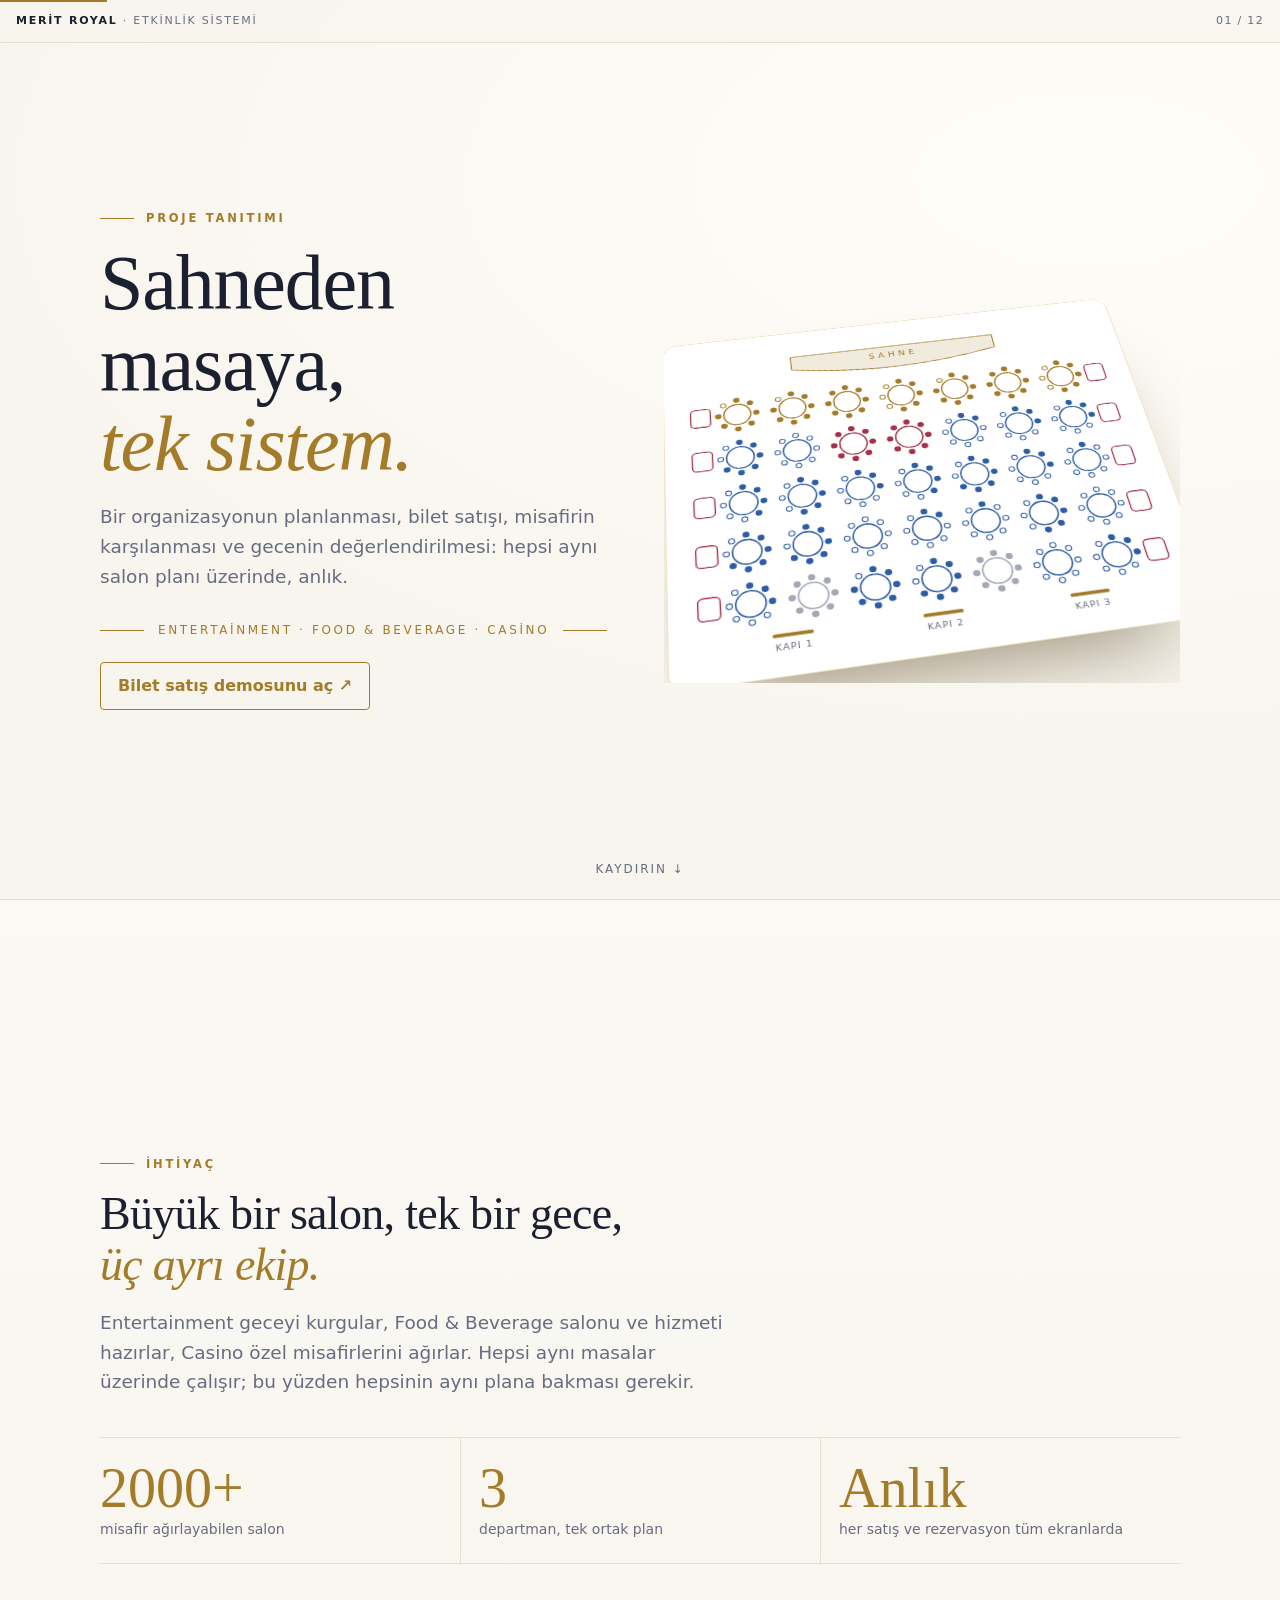
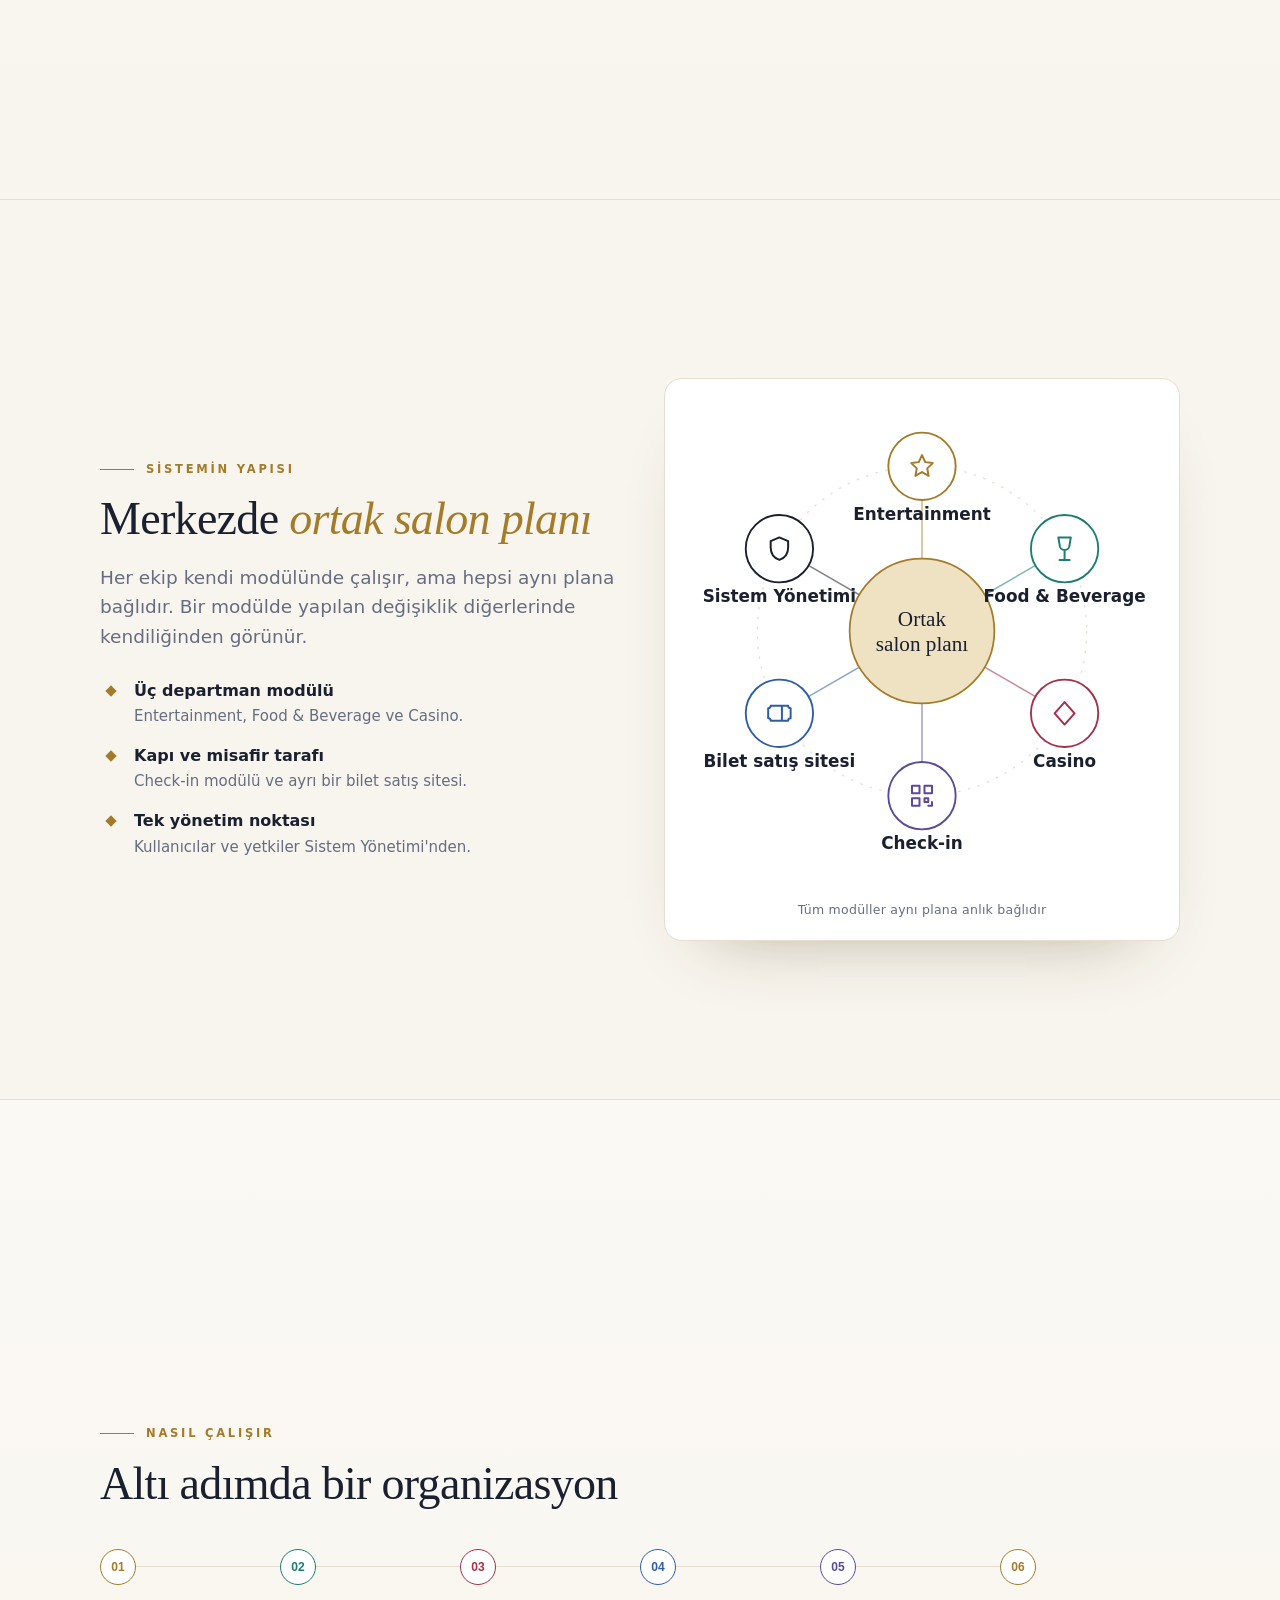
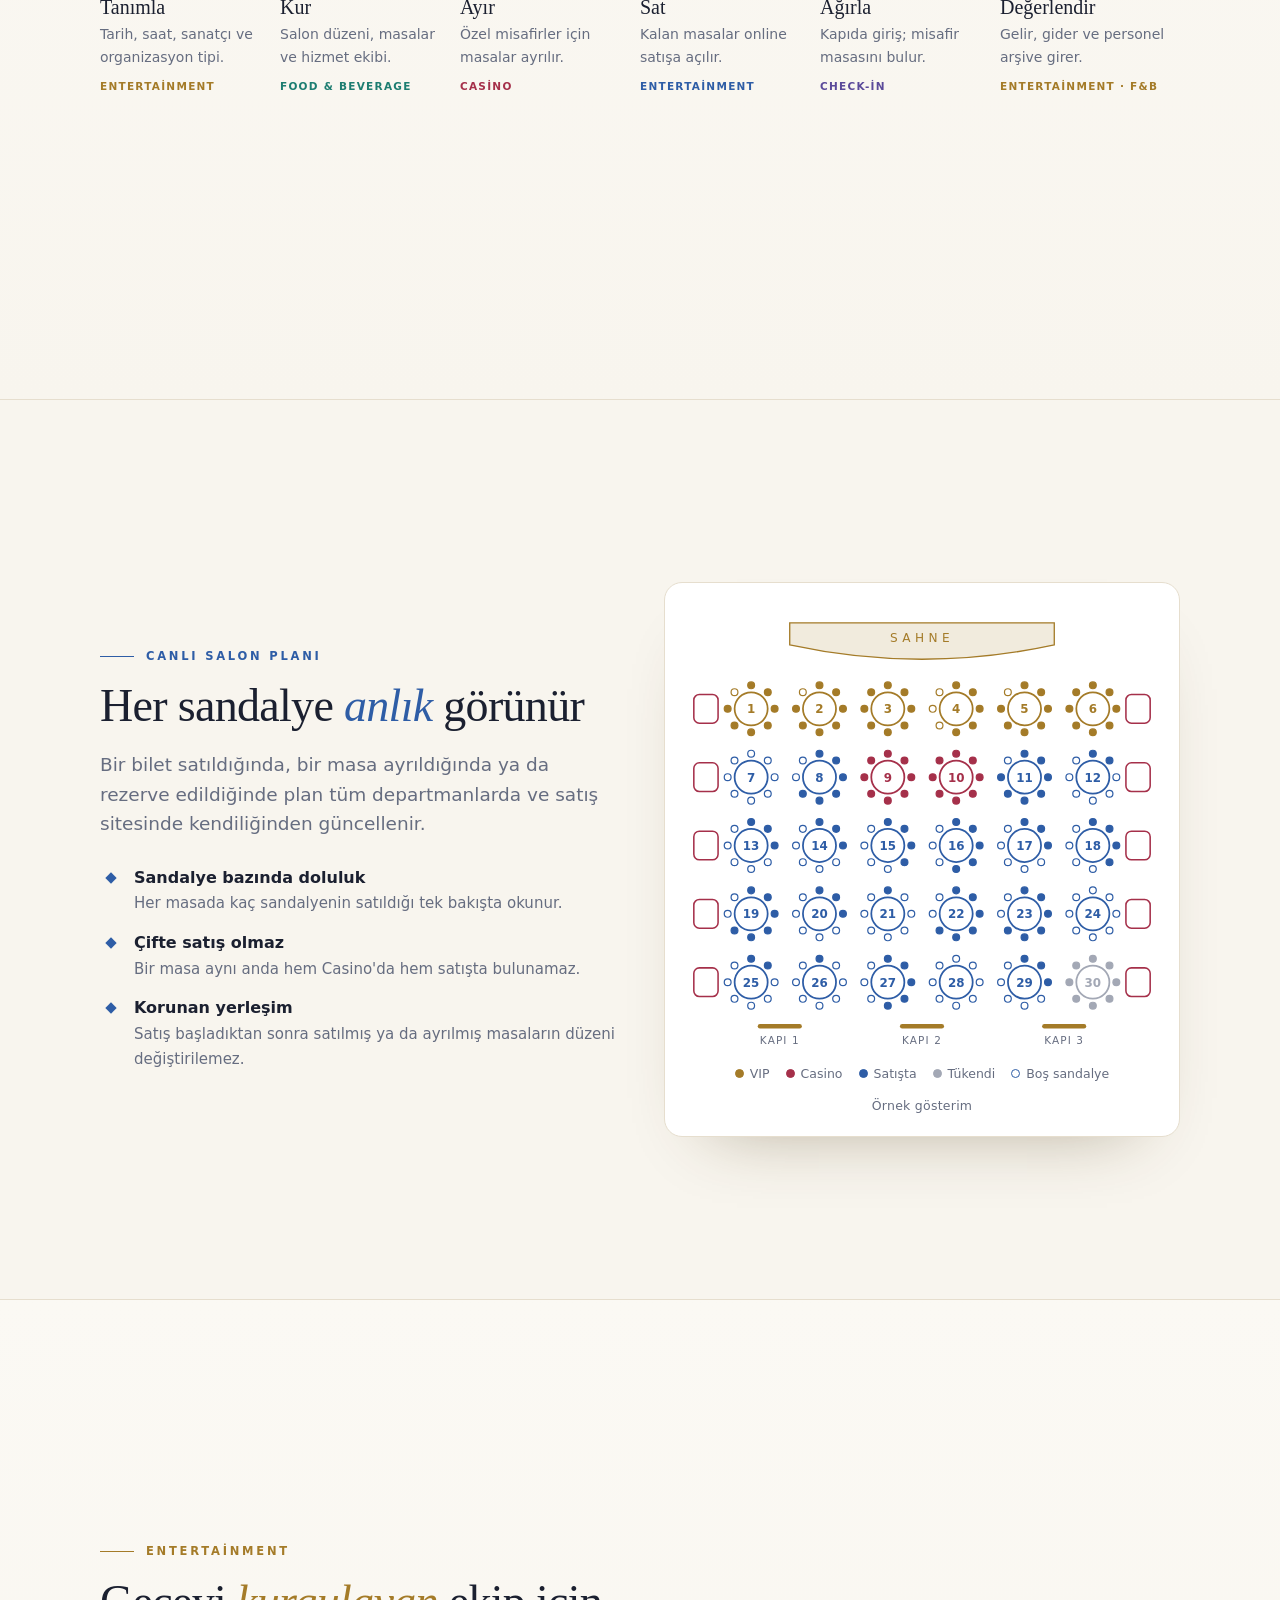
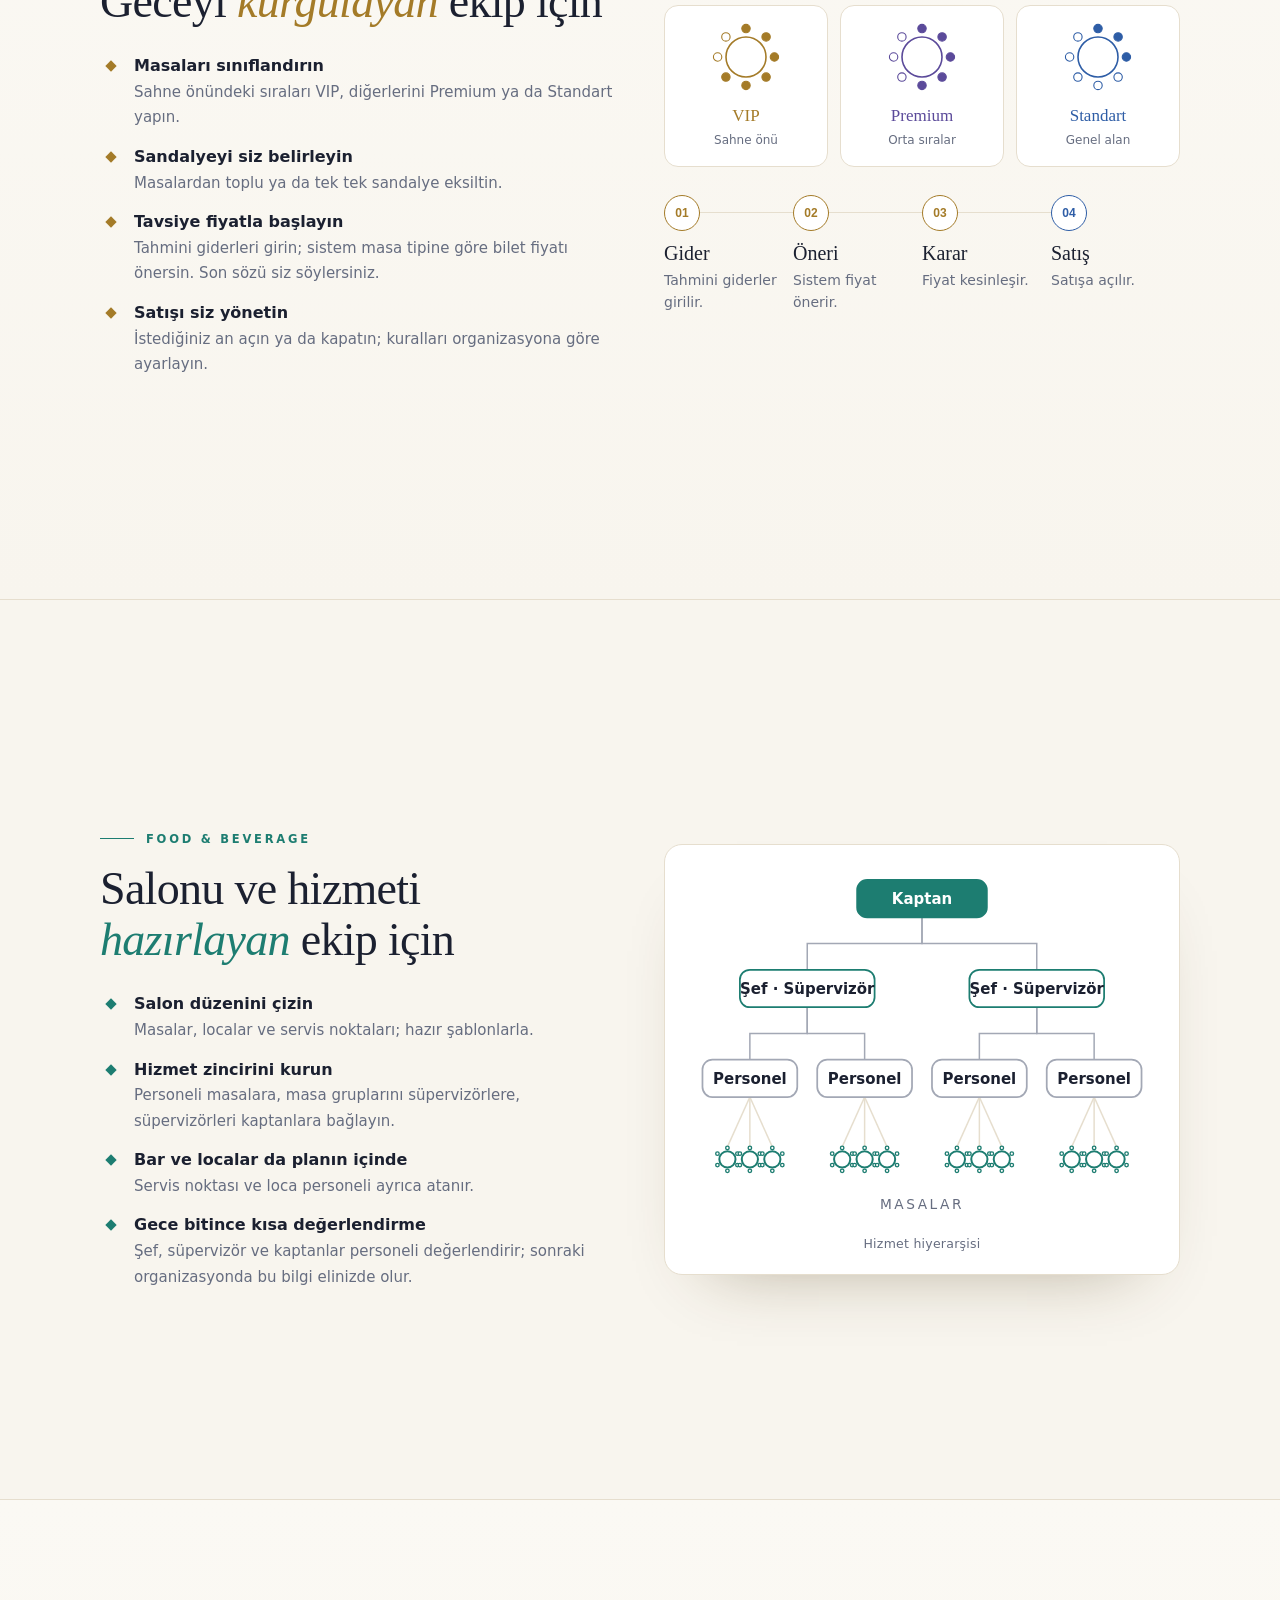
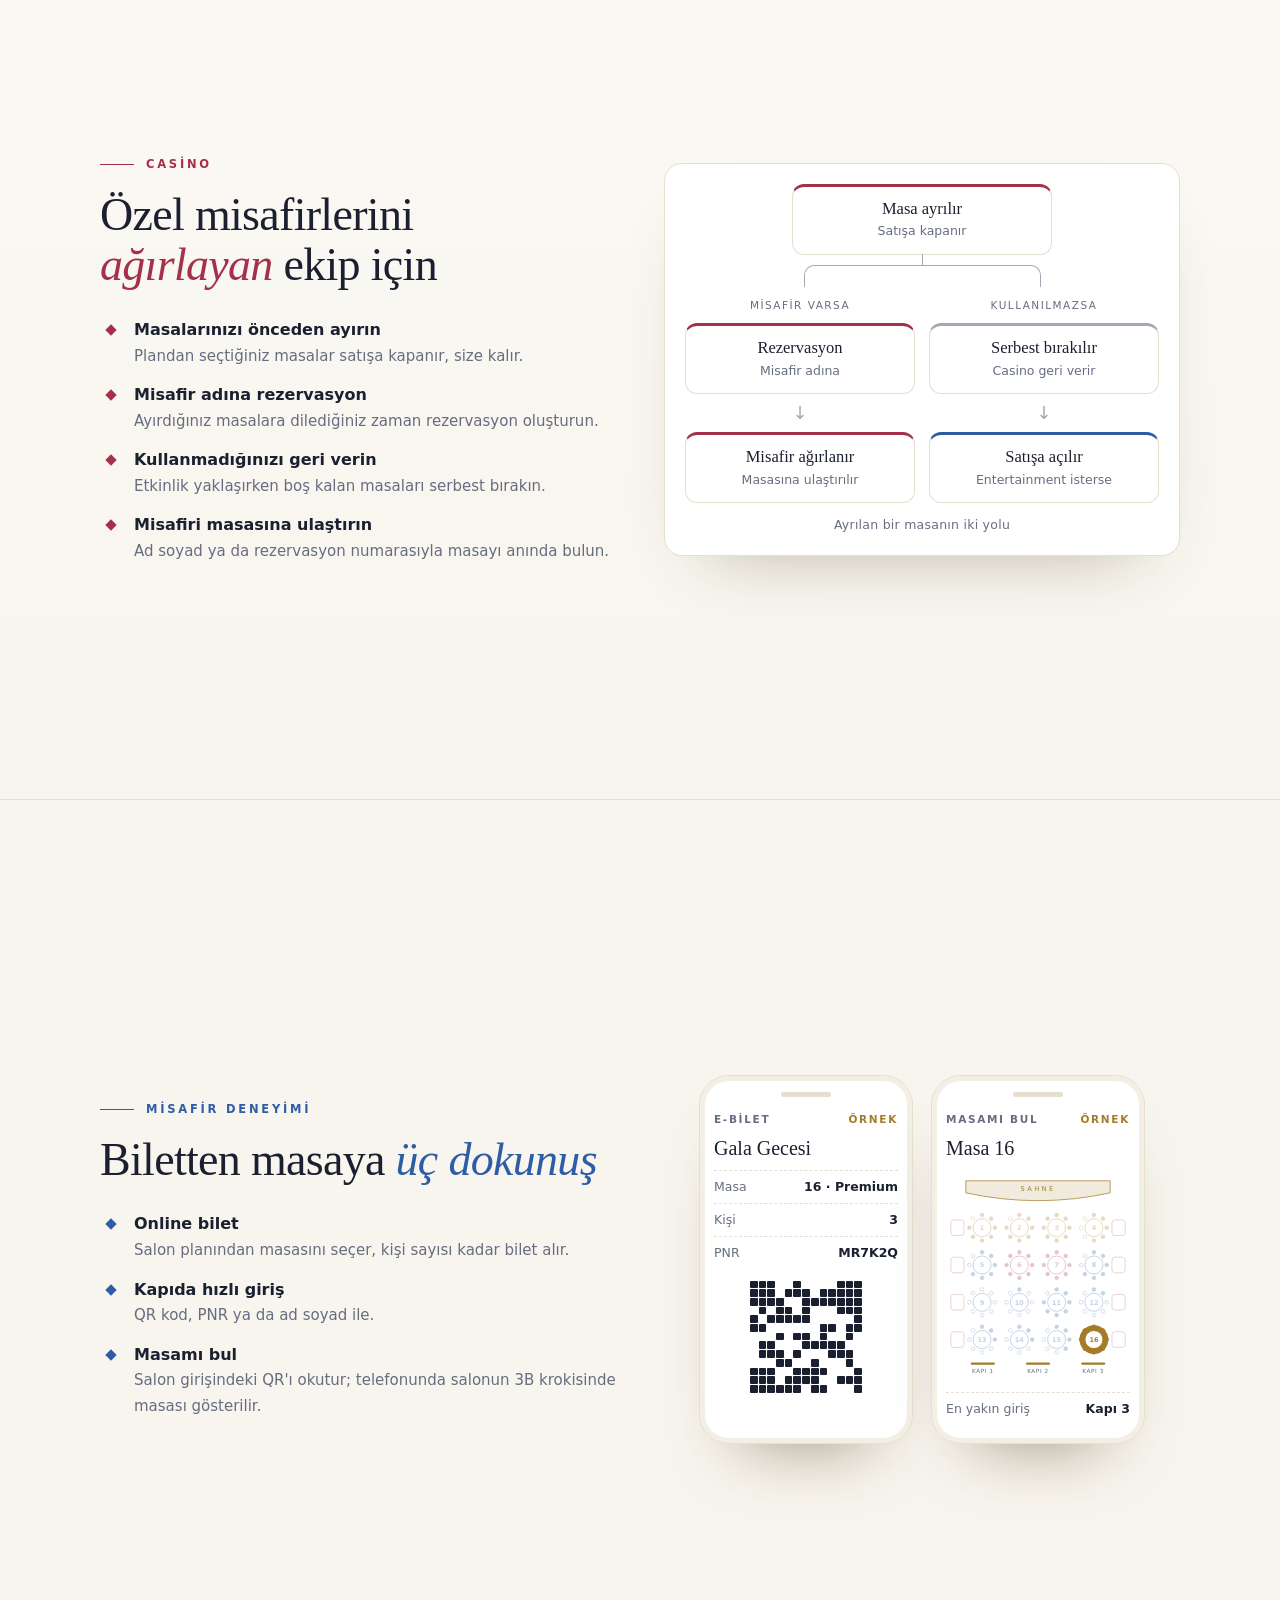
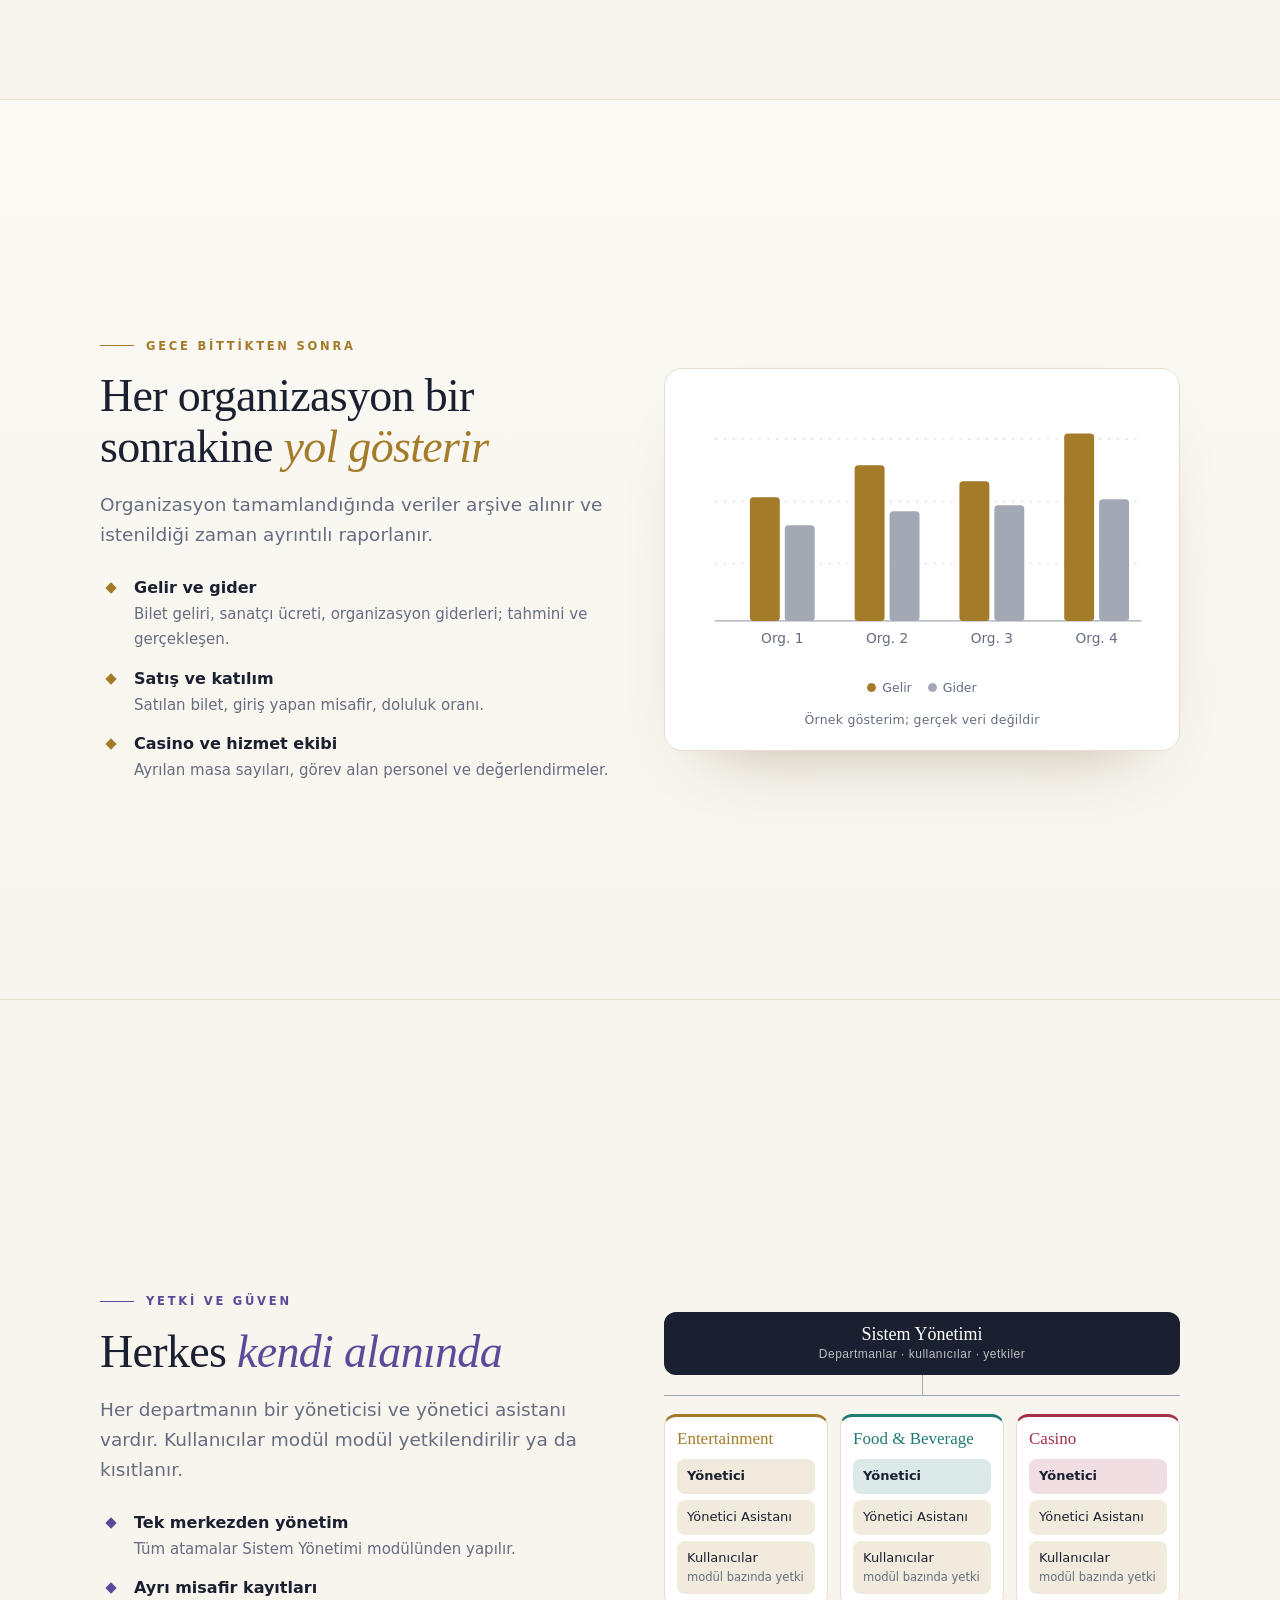
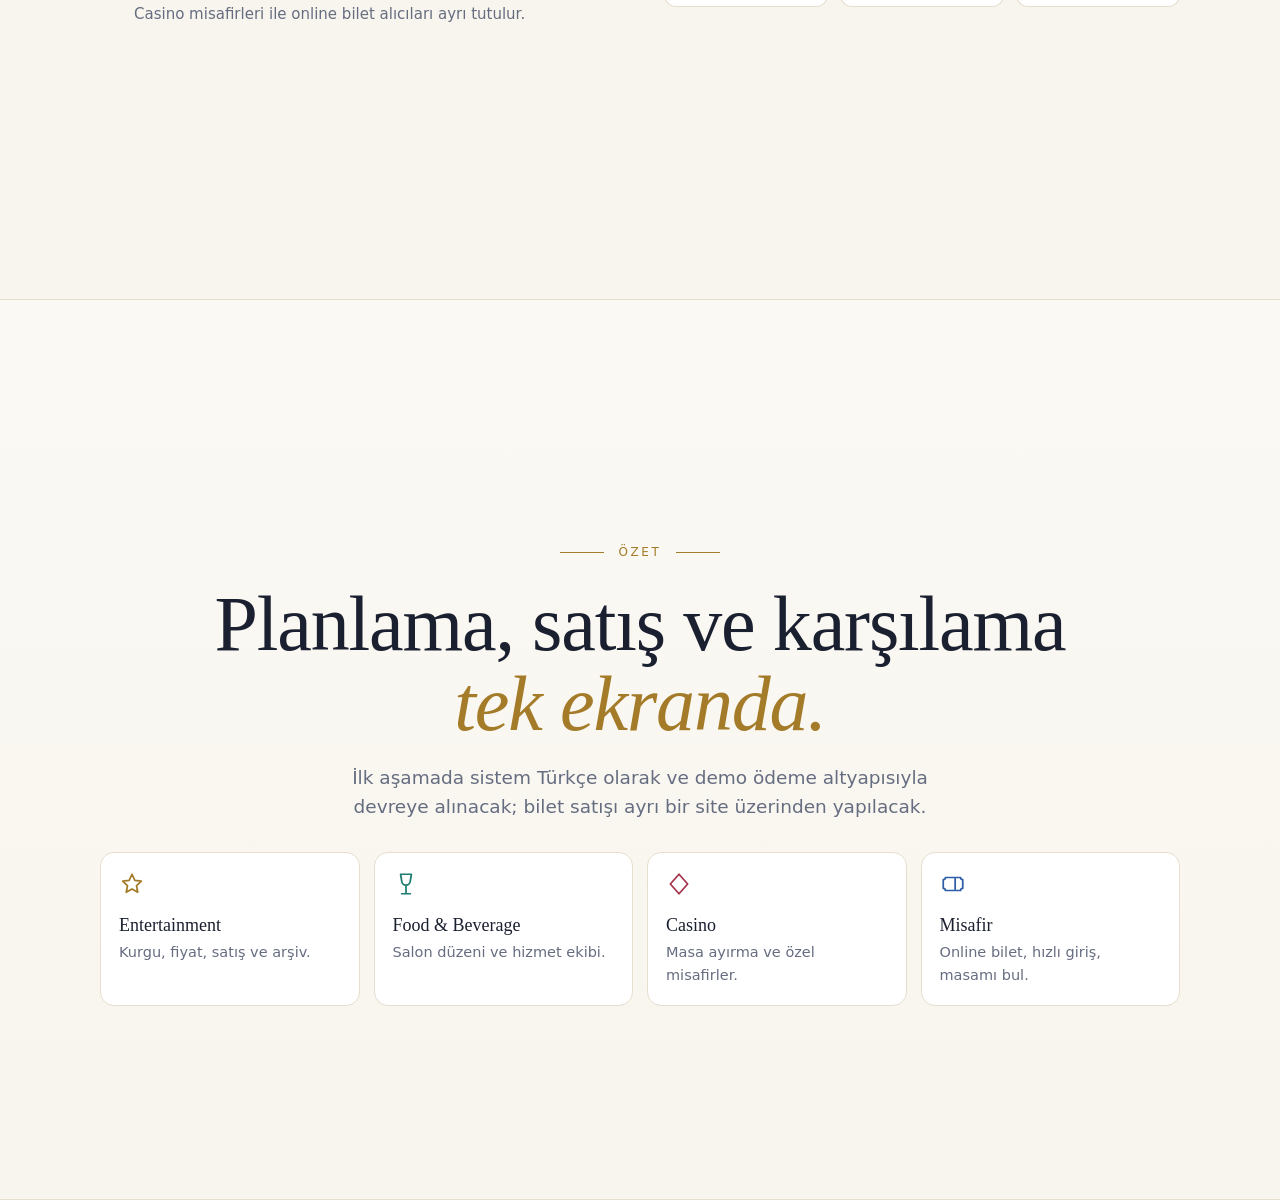
<file: merit-tanitim.html>
<!doctype html>
<html lang="tr">
<head>
<meta charset="utf-8">
<meta name="viewport" content="width=device-width, initial-scale=1, viewport-fit=cover">
<title>Merit Royal Etkinlik Sistemi · Proje Tanıtımı</title>
<style>
  :root {
    --bg: #f8f5ee; --paper: #ffffff; --ink: #1b2030; --muted: #666d80; --line: #e6dece; --tint: #f1ebdd;
    --gold: #a47b28; --gold-soft: #efe2c2; --teal: #1d7d71; --rose: #a5304a; --blue: #2e5da6; --violet: #5b4a9a; --slate: #a3a8b5;
    --serif: "Iowan Old Style", "Palatino Linotype", Palatino, "Book Antiqua", Georgia, serif;
  }
  * { box-sizing: border-box; }
  html { scroll-snap-type: y proximity; scroll-behavior: smooth; -webkit-text-size-adjust: 100%; touch-action: manipulation; }
  @media (prefers-reduced-motion: reduce) { html { scroll-behavior: auto; } .pulse { animation: none !important; } }
  body { margin: 0; background: var(--bg); color: var(--ink); font: 16px/1.6 "Segoe UI", system-ui, -apple-system, Roboto, sans-serif; overflow-wrap: break-word; -webkit-font-smoothing: antialiased; }

  /* Üst şerit */
  .bar { position: fixed; inset: 0 0 auto 0; z-index: 10; display: flex; justify-content: space-between; align-items: center; gap: 8px; padding: max(12px, env(safe-area-inset-top, 0px)) max(16px, env(safe-area-inset-right, 0px)) 12px max(16px, env(safe-area-inset-left, 0px)); font-size: 11px; letter-spacing: .16em; text-transform: uppercase; color: var(--muted); background: rgba(248, 245, 238, 0.88); backdrop-filter: blur(8px); -webkit-backdrop-filter: blur(8px); border-bottom: 1px solid var(--line); }
  .bar b { color: var(--ink); font-weight: 600; }
  .bar .count { font-variant-numeric: tabular-nums; letter-spacing: .12em; }
  .progress { position: fixed; top: 0; left: 0; height: 2px; background: var(--gold); z-index: 11; width: 0; transition: width .3s; }

  section { min-height: 100vh; min-height: 100dvh; min-height: 100svh; scroll-snap-align: start; position: relative; display: flex; align-items: center; padding: 84px clamp(16px, 4vw, 22px) 64px; border-bottom: 1px solid var(--line); }
  section:nth-of-type(even) { background: linear-gradient(180deg, #fbf9f4, var(--bg)); }
  .in { width: 100%; max-width: 1080px; margin: 0 auto; }
  .split { display: grid; gap: 48px; grid-template-columns: 1fr 1fr; align-items: center; }
  @media (max-width: 860px) { .split { grid-template-columns: 1fr; gap: 30px; } }

  .eyebrow { display: flex; align-items: center; gap: 12px; color: var(--a, var(--gold)); font-size: 11.5px; letter-spacing: .24em; text-transform: uppercase; margin-bottom: 16px; font-weight: 600; }
  .eyebrow::before { content: ""; width: 34px; height: 1px; background: currentColor; }
  h1, h2 { font-family: var(--serif); font-weight: 500; letter-spacing: -.015em; margin: 0; text-wrap: balance; }
  h1 { font-size: clamp(40px, 8.4vw, 78px); line-height: 1.03; }
  h2 { font-size: clamp(29px, 5.6vw, 46px); line-height: 1.1; }
  h1 em, h2 em { font-style: italic; color: var(--a, var(--gold)); }
  .lead { color: var(--muted); font-size: clamp(16px, 2.3vw, 18.5px); max-width: 54ch; margin: 18px 0 0; }

  ul.points { list-style: none; padding: 0; margin: 26px 0 0; display: grid; gap: 14px; }
  ul.points li { display: grid; grid-template-columns: 22px 1fr; gap: 12px; }
  ul.points li::before { content: ""; width: 8px; height: 8px; margin-top: 9px; transform: rotate(45deg); background: var(--a, var(--gold)); justify-self: center; }
  ul.points b { display: block; font-weight: 600; } ul.points span { color: var(--muted); font-size: 15px; }

  figure { margin: 0; background: var(--paper); border: 1px solid var(--line); border-radius: 18px; padding: 20px; box-shadow: 0 34px 70px -48px rgba(70, 50, 10, .45); }
  figure svg { display: block; width: 100%; height: auto; }
  @media (max-width: 560px) { figure { padding: 12px; } }
  figcaption { text-align: center; color: var(--muted); font-size: 12.5px; margin-top: 12px; letter-spacing: .02em; }
  .legend { display: flex; flex-wrap: wrap; justify-content: center; gap: 6px 16px; margin-top: 14px; font-size: 12.5px; color: var(--muted); }
  .legend i { display: inline-block; width: 9px; height: 9px; border-radius: 50%; margin-right: 6px; background: var(--c); border: 1.5px solid var(--c); }
  .legend i.o { background: transparent; }

  /* Kapak */
  .cover { background: radial-gradient(1200px 600px at 85% 20%, #fffdf8, transparent), var(--bg); overflow-x: hidden; }
  .tilt { perspective: 1100px; overflow: hidden; padding: 10px 4px; }
  .tilt figure { transform: rotateX(38deg) rotateZ(-9deg); transform-origin: 50% 60%; border-color: var(--gold-soft); box-shadow: 0 60px 80px -50px rgba(70, 50, 10, .55); }
  @media (max-width: 860px) { .tilt figure { transform: none; } }
  .orn { display: flex; align-items: center; gap: 14px; margin-top: 30px; color: var(--gold); font-size: 12px; letter-spacing: .22em; text-transform: uppercase; }
  .orn::before, .orn::after { content: ""; height: 1px; width: 44px; background: var(--gold); }
  .hint { position: absolute; bottom: 20px; left: 0; right: 0; text-align: center; color: var(--muted); font-size: 12px; letter-spacing: .16em; text-transform: uppercase; }

  /* Rakamlar */
  .stats { display: grid; grid-template-columns: repeat(3, 1fr); margin-top: 40px; border-top: 1px solid var(--line); border-bottom: 1px solid var(--line); }
  .stats div { padding: 22px 18px; border-left: 1px solid var(--line); }
  .stats div:first-child { border-left: 0; padding-left: 0; }
  .stats b { display: block; font: 500 clamp(32px, 7vw, 56px)/1 var(--serif); color: var(--gold); }
  .stats span { color: var(--muted); font-size: 14px; }
  @media (max-width: 560px) { .stats { grid-template-columns: 1fr; } .stats div { border-left: 0; border-top: 1px solid var(--line); padding-left: 0; } .stats div:first-child { border-top: 0; } }

  /* Zincir diyagramı (adımlar, fiyat akışı) */
  .chain { display: grid; grid-auto-flow: column; grid-auto-columns: 1fr; gap: 0; margin-top: 40px; counter-reset: n; }
  .chain > div { position: relative; padding: 46px 14px 0 0; counter-increment: n; }
  .chain > div::before { content: counter(n, decimal-leading-zero); position: absolute; top: 0; left: 0; width: 34px; height: 34px; border-radius: 50%; display: grid; place-items: center; background: var(--paper); border: 1.5px solid var(--c, var(--gold)); color: var(--c, var(--gold)); font: 600 12px/1 "Segoe UI", sans-serif; z-index: 1; }
  .chain > div::after { content: ""; position: absolute; top: 17px; left: 34px; right: 0; height: 1px; background: var(--line); }
  .chain > div:last-child::after { display: none; }
  .chain b { display: block; font: 500 20px/1.2 var(--serif); }
  .chain span { display: block; color: var(--muted); font-size: 14px; margin-top: 4px; }
  .chain small { display: block; margin-top: 10px; font-size: 10.5px; letter-spacing: .12em; text-transform: uppercase; color: var(--c, var(--gold)); font-weight: 600; }
  @media (max-width: 900px) {
    .chain { grid-auto-flow: row; }
    .chain > div { padding: 0 0 22px 52px; min-height: 56px; }
    .chain > div::after { top: 34px; bottom: 0; left: 17px; right: auto; width: 1px; height: auto; }
  }

  /* Dallanan akış (Casino) */
  .branch { display: grid; grid-template-columns: 1fr 1fr; gap: 10px 14px; text-align: center; }
  .node { background: var(--paper); border: 1px solid var(--line); border-top: 3px solid var(--c, var(--rose)); border-radius: 12px; padding: 12px 10px; font-size: 14px; }
  .node b { display: block; font: 500 16.5px/1.25 var(--serif); }
  .node span { color: var(--muted); font-size: 12.5px; }
  .branch .full { grid-column: 1 / -1; justify-self: center; width: min(100%, 260px); }
  .arrow { color: var(--slate); font-size: 18px; line-height: 1; }
  .branch .fork { grid-column: 1 / -1; height: 22px; border: 1px solid var(--slate); border-bottom: 0; border-radius: 10px 10px 0 0; margin: 0 25%; position: relative; }
  .branch .fork::before { content: ""; position: absolute; left: 50%; top: -12px; height: 12px; width: 1px; background: var(--slate); }
  .tagline { font-size: 10.5px; letter-spacing: .14em; text-transform: uppercase; color: var(--muted); }

  /* Masa tipleri */
  .tiers { display: grid; grid-template-columns: repeat(3, 1fr); gap: 12px; }
  .tier { background: var(--paper); border: 1px solid var(--line); border-radius: 14px; padding: 14px 8px; text-align: center; }
  .tier svg { width: 74px; height: 74px; }
  .tier b { display: block; font: 500 17px/1.2 var(--serif); color: var(--c); margin-top: 4px; }
  .tier span { color: var(--muted); font-size: 12px; }

  /* Yetki şeması */
  .org-top { text-align: center; background: var(--ink); color: #fff; border-radius: 12px; padding: 12px; font: 500 18px/1.2 var(--serif); }
  .org-top small { display: block; font: 400 12px/1.4 "Segoe UI", sans-serif; opacity: .7; letter-spacing: .04em; }
  .org-stem { width: 1px; height: 20px; background: var(--slate); margin: 0 auto; }
  .org { display: grid; grid-template-columns: repeat(3, 1fr); gap: 12px; border-top: 1px solid var(--slate); padding-top: 18px; }
  .org > div { background: var(--paper); border: 1px solid var(--line); border-top: 3px solid var(--c); border-radius: 12px; padding: 12px; }
  .org h3 { margin: 0 0 10px; font: 500 17px/1.2 var(--serif); color: var(--c); }
  .org p { margin: 6px 0 0; padding: 7px 10px; border-radius: 8px; background: var(--tint); font-size: 13px; }
  .org p:nth-of-type(1) { background: color-mix(in srgb, var(--c) 16%, #fff); font-weight: 600; }
  .org p small { display: block; color: var(--muted); font-size: 11.5px; font-weight: 400; }
  @media (max-width: 620px) { .org { grid-template-columns: 1fr; } }

  @media (max-width: 420px) { .tiers, .branch { grid-template-columns: 1fr; } .branch .fork { display: none; } }

  /* Kartlar */
  .grid { display: grid; gap: 14px; grid-template-columns: repeat(auto-fit, minmax(min(100%, 210px), 1fr)); margin-top: 30px; }
  .card { background: var(--paper); border: 1px solid var(--line); border-radius: 14px; padding: 18px; }
  .card svg { width: 26px; height: 26px; color: var(--c, var(--gold)); margin-bottom: 10px; }
  .card h3 { margin: 0 0 4px; font: 500 18px/1.25 var(--serif); }
  .card p { margin: 0; color: var(--muted); font-size: 14.5px; }

  /* Telefon maketleri */
  .phones { display: flex; gap: 18px; justify-content: center; flex-wrap: wrap; }
  .phone { width: 214px; border: 1px solid var(--line); border-radius: 30px; padding: 14px 14px 18px; background: var(--paper); box-shadow: 0 40px 70px -46px rgba(70, 50, 10, .6), inset 0 0 0 5px #f4efe4; }
  .phone::before { content: ""; display: block; width: 50px; height: 5px; border-radius: 3px; background: var(--line); margin: 2px auto 14px; }
  .phone h4 { margin: 0; font-size: 10.5px; letter-spacing: .16em; text-transform: uppercase; color: var(--muted); display: flex; justify-content: space-between; }
  .phone h4 span { color: var(--gold); }
  .tk-name { font: 500 20px/1.2 var(--serif); margin: 8px 0 10px; }
  .tk-row { display: flex; justify-content: space-between; font-size: 12.5px; color: var(--muted); padding: 6px 0; border-top: 1px dashed var(--line); }
  .tk-row b { color: var(--ink); font-weight: 600; }
  .qr { width: 112px; height: 112px; margin: 12px auto 2px; display: grid; grid-template-columns: repeat(13, 1fr); gap: 1px; }
  .qr i { background: var(--ink); border-radius: 1px; } .qr i.o { background: transparent; }
  .pulse { animation: pulse 1.8s ease-in-out infinite; transform-origin: center; transform-box: fill-box; }
  @keyframes pulse { 50% { transform: scale(2.1); opacity: .15; } }

  .close { text-align: center; }
  .close .lead { margin-inline: auto; }
  .close .orn { justify-content: center; }
  .ticket-demo-link { display:inline-block; margin-top:22px; padding:10px 17px; border:1px solid var(--gold); border-radius:4px; color:var(--gold); font-weight:700; text-decoration:none; }
  .ticket-demo-link:focus-visible, .ticket-demo-link:hover { outline:2px solid var(--gold); outline-offset:4px; }

  @media print { html { scroll-snap-type: none; } section { min-height: auto; page-break-after: always; } .bar, .progress, .hint { display: none; } .tilt figure { transform: none; } }
</style>
</head>
<body>
<div class="progress" id="progress"></div>
<div class="bar"><span><b>Merit Royal</b> · Etkinlik Sistemi</span><span class="count" id="count"></span></div>

<!-- 1. Kapak -->
<section id="t1" class="cover">
  <div class="in split">
    <div>
      <div class="eyebrow">Proje tanıtımı</div>
      <h1>Sahneden masaya,<br><em>tek sistem.</em></h1>
      <p class="lead">Bir organizasyonun planlanması, bilet satışı, misafirin karşılanması ve gecenin değerlendirilmesi: hepsi aynı salon planı üzerinde, anlık.</p>
      <div class="orn">Entertainment · Food &amp; Beverage · Casino</div>
      <a class="ticket-demo-link" href="merit-bilet.html">Bilet satış demosunu aç ↗</a>
    </div>
    <div class="tilt"><figure id="heroPlan" role="img" aria-label="Salon planı görseli"></figure></div>
  </div>
  <div class="hint">Kaydırın ↓</div>
</section>

<!-- 2. İhtiyaç -->
<section id="t2">
  <div class="in">
    <div class="eyebrow">İhtiyaç</div>
    <h2>Büyük bir salon, tek bir gece,<br><em>üç ayrı ekip.</em></h2>
    <p class="lead">Entertainment geceyi kurgular, Food &amp; Beverage salonu ve hizmeti hazırlar, Casino özel misafirlerini ağırlar. Hepsi aynı masalar üzerinde çalışır; bu yüzden hepsinin aynı plana bakması gerekir.</p>
    <div class="stats">
      <div><b>2000+</b><span>misafir ağırlayabilen salon</span></div>
      <div><b>3</b><span>departman, tek ortak plan</span></div>
      <div><b>Anlık</b><span>her satış ve rezervasyon tüm ekranlarda</span></div>
    </div>
  </div>
</section>

<!-- 3. Ekosistem diyagramı -->
<section id="t3">
  <div class="in split">
    <div>
      <div class="eyebrow">Sistemin yapısı</div>
      <h2>Merkezde <em>ortak salon planı</em></h2>
      <p class="lead">Her ekip kendi modülünde çalışır, ama hepsi aynı plana bağlıdır. Bir modülde yapılan değişiklik diğerlerinde kendiliğinden görünür.</p>
      <ul class="points">
        <li><div><b>Üç departman modülü</b><span>Entertainment, Food &amp; Beverage ve Casino.</span></div></li>
        <li><div><b>Kapı ve misafir tarafı</b><span>Check-in modülü ve ayrı bir bilet satış sitesi.</span></div></li>
        <li><div><b>Tek yönetim noktası</b><span>Kullanıcılar ve yetkiler Sistem Yönetimi'nden.</span></div></li>
      </ul>
    </div>
    <figure><div id="hub" role="img" aria-label="Diyagram: ortak salon planı merkezde; Entertainment, Food and Beverage, Casino, Check-in, bilet satış sitesi ve Sistem Yönetimi ona bağlı"></div><figcaption>Tüm modüller aynı plana anlık bağlıdır</figcaption></figure>
  </div>
</section>

<!-- 4. Akış -->
<section id="t4">
  <div class="in">
    <div class="eyebrow">Nasıl çalışır</div>
    <h2>Altı adımda bir organizasyon</h2>
    <div class="chain">
      <div style="--c:var(--gold)"><b>Tanımla</b><span>Tarih, saat, sanatçı ve organizasyon tipi.</span><small>Entertainment</small></div>
      <div style="--c:var(--teal)"><b>Kur</b><span>Salon düzeni, masalar ve hizmet ekibi.</span><small>Food &amp; Beverage</small></div>
      <div style="--c:var(--rose)"><b>Ayır</b><span>Özel misafirler için masalar ayrılır.</span><small>Casino</small></div>
      <div style="--c:var(--blue)"><b>Sat</b><span>Kalan masalar online satışa açılır.</span><small>Entertainment</small></div>
      <div style="--c:var(--violet)"><b>Ağırla</b><span>Kapıda giriş; misafir masasını bulur.</span><small>Check-in</small></div>
      <div style="--c:var(--gold)"><b>Değerlendir</b><span>Gelir, gider ve personel arşive girer.</span><small>Entertainment · F&amp;B</small></div>
    </div>
  </div>
</section>

<!-- 5. Canlı plan -->
<section id="t5" style="--a:var(--blue)">
  <div class="in split">
    <div>
      <div class="eyebrow">Canlı salon planı</div>
      <h2>Her sandalye <em>anlık</em> görünür</h2>
      <p class="lead">Bir bilet satıldığında, bir masa ayrıldığında ya da rezerve edildiğinde plan tüm departmanlarda ve satış sitesinde kendiliğinden güncellenir.</p>
      <ul class="points">
        <li><div><b>Sandalye bazında doluluk</b><span>Her masada kaç sandalyenin satıldığı tek bakışta okunur.</span></div></li>
        <li><div><b>Çifte satış olmaz</b><span>Bir masa aynı anda hem Casino'da hem satışta bulunamaz.</span></div></li>
        <li><div><b>Korunan yerleşim</b><span>Satış başladıktan sonra satılmış ya da ayrılmış masaların düzeni değiştirilemez.</span></div></li>
      </ul>
    </div>
    <figure>
      <div id="livePlan" role="img" aria-label="Örnek salon planı: sahne, sandalyeleriyle masalar, localar ve üç giriş kapısı"></div>
      <div class="legend">
        <span><i style="--c:var(--gold)"></i>VIP</span><span><i style="--c:var(--rose)"></i>Casino</span><span><i style="--c:var(--blue)"></i>Satışta</span><span><i style="--c:var(--slate)"></i>Tükendi</span><span><i class="o" style="--c:var(--blue)"></i>Boş sandalye</span>
      </div>
      <figcaption>Örnek gösterim</figcaption>
    </figure>
  </div>
</section>

<!-- 6. Entertainment -->
<section id="t6">
  <div class="in split">
    <div>
      <div class="eyebrow">Entertainment</div>
      <h2>Geceyi <em>kurgulayan</em> ekip için</h2>
      <ul class="points">
        <li><div><b>Masaları sınıflandırın</b><span>Sahne önündeki sıraları VIP, diğerlerini Premium ya da Standart yapın.</span></div></li>
        <li><div><b>Sandalyeyi siz belirleyin</b><span>Masalardan toplu ya da tek tek sandalye eksiltin.</span></div></li>
        <li><div><b>Tavsiye fiyatla başlayın</b><span>Tahmini giderleri girin; sistem masa tipine göre bilet fiyatı önersin. Son sözü siz söylersiniz.</span></div></li>
        <li><div><b>Satışı siz yönetin</b><span>İstediğiniz an açın ya da kapatın; kuralları organizasyona göre ayarlayın.</span></div></li>
      </ul>
    </div>
    <div>
      <div class="tiers" id="tiers"></div>
      <div class="chain" style="margin-top:28px">
        <div><b>Gider</b><span>Tahmini giderler girilir.</span></div>
        <div><b>Öneri</b><span>Sistem fiyat önerir.</span></div>
        <div><b>Karar</b><span>Fiyat kesinleşir.</span></div>
        <div style="--c:var(--blue)"><b>Satış</b><span>Satışa açılır.</span></div>
      </div>
    </div>
  </div>
</section>

<!-- 7. F&B -->
<section id="t7" style="--a:var(--teal)">
  <div class="in split">
    <div>
      <div class="eyebrow">Food &amp; Beverage</div>
      <h2>Salonu ve hizmeti <em>hazırlayan</em> ekip için</h2>
      <ul class="points">
        <li><div><b>Salon düzenini çizin</b><span>Masalar, localar ve servis noktaları; hazır şablonlarla.</span></div></li>
        <li><div><b>Hizmet zincirini kurun</b><span>Personeli masalara, masa gruplarını süpervizörlere, süpervizörleri kaptanlara bağlayın.</span></div></li>
        <li><div><b>Bar ve localar da planın içinde</b><span>Servis noktası ve loca personeli ayrıca atanır.</span></div></li>
        <li><div><b>Gece bitince kısa değerlendirme</b><span>Şef, süpervizör ve kaptanlar personeli değerlendirir; sonraki organizasyonda bu bilgi elinizde olur.</span></div></li>
      </ul>
    </div>
    <figure><div id="tree" role="img" aria-label="Diyagram: kaptan iki süpervizöre, her süpervizör hizmet personeline, personel masalara bağlı"></div><figcaption>Hizmet hiyerarşisi</figcaption></figure>
  </div>
</section>

<!-- 8. Casino -->
<section id="t8" style="--a:var(--rose)">
  <div class="in split">
    <div>
      <div class="eyebrow">Casino</div>
      <h2>Özel misafirlerini <em>ağırlayan</em> ekip için</h2>
      <ul class="points">
        <li><div><b>Masalarınızı önceden ayırın</b><span>Plandan seçtiğiniz masalar satışa kapanır, size kalır.</span></div></li>
        <li><div><b>Misafir adına rezervasyon</b><span>Ayırdığınız masalara dilediğiniz zaman rezervasyon oluşturun.</span></div></li>
        <li><div><b>Kullanmadığınızı geri verin</b><span>Etkinlik yaklaşırken boş kalan masaları serbest bırakın.</span></div></li>
        <li><div><b>Misafiri masasına ulaştırın</b><span>Ad soyad ya da rezervasyon numarasıyla masayı anında bulun.</span></div></li>
      </ul>
    </div>
    <figure>
      <div class="branch">
        <div class="node full"><b>Masa ayrılır</b><span>Satışa kapanır</span></div>
        <div class="fork"></div>
        <div class="tagline">Misafir varsa</div><div class="tagline">Kullanılmazsa</div>
        <div class="node"><b>Rezervasyon</b><span>Misafir adına</span></div>
        <div class="node" style="--c:var(--slate)"><b>Serbest bırakılır</b><span>Casino geri verir</span></div>
        <div class="arrow">↓</div><div class="arrow">↓</div>
        <div class="node"><b>Misafir ağırlanır</b><span>Masasına ulaştırılır</span></div>
        <div class="node" style="--c:var(--blue)"><b>Satışa açılır</b><span>Entertainment isterse</span></div>
      </div>
      <figcaption>Ayrılan bir masanın iki yolu</figcaption>
    </figure>
  </div>
</section>

<!-- 9. Misafir -->
<section id="t9" style="--a:var(--blue)">
  <div class="in split">
    <div>
      <div class="eyebrow">Misafir deneyimi</div>
      <h2>Biletten masaya <em>üç dokunuş</em></h2>
      <ul class="points">
        <li><div><b>Online bilet</b><span>Salon planından masasını seçer, kişi sayısı kadar bilet alır.</span></div></li>
        <li><div><b>Kapıda hızlı giriş</b><span>QR kod, PNR ya da ad soyad ile.</span></div></li>
        <li><div><b>Masamı bul</b><span>Salon girişindeki QR'ı okutur; telefonunda salonun 3B krokisinde masası gösterilir.</span></div></li>
      </ul>
    </div>
    <div class="phones">
      <div class="phone">
        <h4>E-bilet <span>Örnek</span></h4>
        <div class="tk-name">Gala Gecesi</div>
        <div class="tk-row">Masa <b>16 · Premium</b></div>
        <div class="tk-row">Kişi <b>3</b></div>
        <div class="tk-row">PNR <b>MR7K2Q</b></div>
        <div class="qr" id="qr" aria-hidden="true"></div>
      </div>
      <div class="phone">
        <h4>Masamı bul <span>Örnek</span></h4>
        <div class="tk-name">Masa 16</div>
        <div id="findPlan"></div>
        <div class="tk-row" style="margin-top:8px">En yakın giriş <b>Kapı 3</b></div>
      </div>
    </div>
  </div>
</section>

<!-- 10. Arşiv -->
<section id="t10">
  <div class="in split">
    <div>
      <div class="eyebrow">Gece bittikten sonra</div>
      <h2>Her organizasyon bir sonrakine <em>yol gösterir</em></h2>
      <p class="lead">Organizasyon tamamlandığında veriler arşive alınır ve istenildiği zaman ayrıntılı raporlanır.</p>
      <ul class="points">
        <li><div><b>Gelir ve gider</b><span>Bilet geliri, sanatçı ücreti, organizasyon giderleri; tahmini ve gerçekleşen.</span></div></li>
        <li><div><b>Satış ve katılım</b><span>Satılan bilet, giriş yapan misafir, doluluk oranı.</span></div></li>
        <li><div><b>Casino ve hizmet ekibi</b><span>Ayrılan masa sayıları, görev alan personel ve değerlendirmeler.</span></div></li>
      </ul>
    </div>
    <figure><div id="chart" role="img" aria-label="Örnek grafik: dört organizasyonun gelir ve gider karşılaştırması"></div>
      <div class="legend"><span><i style="--c:var(--gold)"></i>Gelir</span><span><i style="--c:var(--slate)"></i>Gider</span></div>
      <figcaption>Örnek gösterim; gerçek veri değildir</figcaption></figure>
  </div>
</section>

<!-- 11. Yetki -->
<section id="t11" style="--a:var(--violet)">
  <div class="in split">
    <div>
      <div class="eyebrow">Yetki ve güven</div>
      <h2>Herkes <em>kendi alanında</em></h2>
      <p class="lead">Her departmanın bir yöneticisi ve yönetici asistanı vardır. Kullanıcılar modül modül yetkilendirilir ya da kısıtlanır.</p>
      <ul class="points">
        <li><div><b>Tek merkezden yönetim</b><span>Tüm atamalar Sistem Yönetimi modülünden yapılır.</span></div></li>
        <li><div><b>Ayrı misafir kayıtları</b><span>Casino misafirleri ile online bilet alıcıları ayrı tutulur.</span></div></li>
      </ul>
    </div>
    <div>
      <div class="org-top">Sistem Yönetimi<small>Departmanlar · kullanıcılar · yetkiler</small></div>
      <div class="org-stem"></div>
      <div class="org">
        <div style="--c:var(--gold)"><h3>Entertainment</h3><p>Yönetici</p><p>Yönetici Asistanı</p><p>Kullanıcılar<small>modül bazında yetki</small></p></div>
        <div style="--c:var(--teal)"><h3>Food &amp; Beverage</h3><p>Yönetici</p><p>Yönetici Asistanı</p><p>Kullanıcılar<small>modül bazında yetki</small></p></div>
        <div style="--c:var(--rose)"><h3>Casino</h3><p>Yönetici</p><p>Yönetici Asistanı</p><p>Kullanıcılar<small>modül bazında yetki</small></p></div>
      </div>
    </div>
  </div>
</section>

<!-- 12. Kapanış -->
<section id="t12" class="cover">
  <div class="in close">
    <div class="orn">Özet</div>
    <h1 style="margin-top:22px">Planlama, satış ve karşılama<br><em>tek ekranda.</em></h1>
    <p class="lead">İlk aşamada sistem Türkçe olarak ve demo ödeme altyapısıyla devreye alınacak; bilet satışı ayrı bir site üzerinden yapılacak.</p>
    <div class="grid" style="text-align:left">
      <div class="card" style="--c:var(--gold)" data-ic="star"><h3>Entertainment</h3><p>Kurgu, fiyat, satış ve arşiv.</p></div>
      <div class="card" style="--c:var(--teal)" data-ic="glass"><h3>Food &amp; Beverage</h3><p>Salon düzeni ve hizmet ekibi.</p></div>
      <div class="card" style="--c:var(--rose)" data-ic="diamond"><h3>Casino</h3><p>Masa ayırma ve özel misafirler.</p></div>
      <div class="card" style="--c:var(--blue)" data-ic="ticket"><h3>Misafir</h3><p>Online bilet, hızlı giriş, masamı bul.</p></div>
    </div>
  </div>
</section>

<script>
const V = (n) => `var(--${n})`;
// Tekrarlanabilir sözde rastgele sayı: sunum her açılışta aynı görünür.
function rng(seed) { return () => (seed = (seed * 1664525 + 1013904223) % 4294967296) / 4294967296; }

const ICONS = {
  star: '<path d="M12 3l2.6 5.6 6 .8-4.4 4.2 1.1 6-5.3-3-5.3 3 1.1-6L3.4 9.4l6-.8z"/>',
  glass: '<path d="M7 3h10l-1 6a4 4 0 0 1-8 0zM12 13v7M8 21h8"/>',
  diamond: '<path d="M12 3l8 9-8 9-8-9z"/>',
  qr: '<path d="M4 4h6v6H4zM14 4h6v6h-6zM4 14h6v6H4zM14 14h3v3h-3zM20 17v3h-3"/>',
  ticket: '<path d="M3 8a2 2 0 0 0 2-2h14a2 2 0 0 0 2 2v8a2 2 0 0 0-2 2H5a2 2 0 0 0-2-2zM14 7v10" />',
  shield: '<path d="M12 3l7 3v5c0 5-3 8.5-7 10-4-1.5-7-5-7-10V6z"/>',
};
const icon = (name, x = 0, y = 0, size = 24, color = "currentColor") =>
  `<svg x="${x}" y="${y}" width="${size}" height="${size}" viewBox="0 0 24 24" fill="none" stroke="${color}" stroke-width="1.6" stroke-linecap="round" stroke-linejoin="round">${ICONS[name]}</svg>`;
document.querySelectorAll("[data-ic]").forEach((el) => el.insertAdjacentHTML("afterbegin", icon(el.dataset.ic)));

/** Sandalyeleriyle bir masa: `filled` kadar sandalye dolu çizilir. */
function table(cx, cy, r, seats, filled, color, label = "", opacity = 1) {
  let s = `<g opacity="${opacity}"><circle cx="${cx}" cy="${cy}" r="${r}" fill="#fff" stroke="${color}" stroke-width="1.6"/>`;
  for (let i = 0; i < seats; i++) {
    const a = (i / seats) * Math.PI * 2 - Math.PI / 2, d = r + r * 0.42;
    s += `<circle cx="${(cx + Math.cos(a) * d).toFixed(1)}" cy="${(cy + Math.sin(a) * d).toFixed(1)}" r="${(r * 0.21).toFixed(1)}" fill="${i < filled ? color : "#fff"}" stroke="${color}" stroke-width="1.1"/>`;
  }
  if (label) s += `<text x="${cx}" y="${cy + r * 0.27}" text-anchor="middle" font-size="${r * 0.72}" fill="${color}" font-weight="600">${label}</text>`;
  return s + "</g>";
}

/** Örnek salon planı. `focus: [sütun, satır]` verilirse o masa vurgulanır. */
function plan({ cols, rows, focus = null, labels = true, doors = true }) {
  const rand = rng(11), gap = 62, padX = 60, top = 96, r = 15;
  const W = padX * 2 + (cols - 1) * gap, H = top + (rows - 1) * gap + (doors ? 62 : 34);
  const mid = Math.floor(cols / 2);
  let s = `<svg viewBox="0 0 ${W} ${H}" font-family="Segoe UI, system-ui, sans-serif">
    <path d="M${W / 2 - 120} 18 h240 v20 q-120 26 -240 0z" fill="${V("tint")}" stroke="${V("gold")}" stroke-width="1.2"/>
    <text x="${W / 2}" y="35" text-anchor="middle" font-size="11" letter-spacing="4" fill="${V("gold")}">SAHNE</text>`;
  for (let row = 0; row < rows; row++) {
    for (const x of [8, W - 30]) s += `<rect x="${x}" y="${top + row * gap - 13}" width="22" height="26" rx="5" fill="#fff" stroke="${V("rose")}" stroke-width="1.4" opacity="${focus ? 0.25 : 1}"/>`;
    for (let c = 0; c < cols; c++) {
      const sold = Math.floor(rand() * 9);
      let color = V("blue"), filled = sold;
      if (row === 0) { color = V("gold"); filled = 5 + (sold % 4); }
      else if (row === 1 && (c === mid - 1 || c === mid)) { color = V("rose"); filled = 8; }
      else if (sold === 8) color = V("slate");
      const x = padX + c * gap, y = top + row * gap, hit = focus && focus[0] === c && focus[1] === row;
      if (hit) s += `<circle class="pulse" cx="${x}" cy="${y}" r="${r + 9}" fill="${V("gold")}"/>` + table(x, y, r, 8, 8, V("gold"), labels ? row * cols + c + 1 : "");
      else s += table(x, y, r, 8, filled, color, labels ? row * cols + c + 1 : "", focus ? 0.28 : 1);
    }
  }
  if (doors) [0.2, 0.5, 0.8].forEach((f, i) => {
    s += `<rect x="${W * f - 20}" y="${H - 24}" width="40" height="4" rx="2" fill="${V("gold")}"/><text x="${W * f}" y="${H - 6}" text-anchor="middle" font-size="9.5" letter-spacing="1" fill="${V("muted")}">KAPI ${i + 1}</text>`;
  });
  return s + "</svg>";
}
document.getElementById("heroPlan").innerHTML = plan({ cols: 7, rows: 5, labels: false });
document.getElementById("livePlan").innerHTML = plan({ cols: 6, rows: 5 });
document.getElementById("findPlan").innerHTML = plan({ cols: 4, rows: 4, focus: [3, 3], doors: true });

// Masa tipleri
document.getElementById("tiers").innerHTML = [["VIP", "gold", "Sahne önü", 6], ["Premium", "violet", "Orta sıralar", 5], ["Standart", "blue", "Genel alan", 3]]
  .map(([name, c, sub, f]) => `<div class="tier" style="--c:${V(c)}"><svg viewBox="0 0 74 74">${table(37, 37, 20, 8, f, V(c))}</svg><b>${name}</b><span>${sub}</span></div>`).join("");

// Ekosistem diyagramı
(function hub() {
  const nodes = [["Entertainment", "star", "gold"], ["Food & Beverage", "glass", "teal"], ["Casino", "diamond", "rose"], ["Check-in", "qr", "violet"], ["Bilet satış sitesi", "ticket", "blue"], ["Sistem Yönetimi", "shield", "ink"]];
  const cx = 190, cy = 186, R = 132;
  let s = `<svg viewBox="0 0 380 392" font-family="Segoe UI, system-ui, sans-serif"><circle cx="${cx}" cy="${cy}" r="${R}" fill="none" stroke="${V("line")}" stroke-dasharray="2 6"/>`;
  const pts = nodes.map((_, i) => { const a = (i / nodes.length) * Math.PI * 2 - Math.PI / 2; return [cx + Math.cos(a) * R, cy + Math.sin(a) * R]; });
  pts.forEach(([x, y], i) => { s += `<line x1="${cx}" y1="${cy}" x2="${x}" y2="${y}" stroke="${V(nodes[i][2])}" stroke-width="1.2" opacity=".55"/>`; });
  s += `<circle cx="${cx}" cy="${cy}" r="58" fill="${V("gold-soft")}" stroke="${V("gold")}" stroke-width="1.4"/>
    <text x="${cx}" y="${cy - 4}" text-anchor="middle" font-family="Georgia, serif" font-size="17" fill="${V("ink")}">Ortak</text>
    <text x="${cx}" y="${cy + 16}" text-anchor="middle" font-family="Georgia, serif" font-size="17" fill="${V("ink")}">salon planı</text>`;
  pts.forEach(([x, y], i) => {
    const [name, ic, c] = nodes[i];
    s += `<circle cx="${x}" cy="${y}" r="27" fill="#fff" stroke="${V(c)}" stroke-width="1.5"/>${icon(ic, x - 12, y - 12, 24, V(c))}
      <text x="${x}" y="${y + 43}" text-anchor="middle" font-size="13.5" font-weight="600" fill="${V("ink")}">${name.replace("&", "&amp;")}</text>`;
  });
  document.getElementById("hub").innerHTML = s + "</svg>";
})();

// Hizmet hiyerarşisi
(function tree() {
  const box = (x, y, w, t, c, bold) => `<rect x="${x - w / 2}" y="${y}" width="${w}" height="30" rx="8" fill="${bold ? V(c) : "#fff"}" stroke="${V(c)}" stroke-width="1.4"/><text x="${x}" y="${y + 19.5}" text-anchor="middle" font-size="12" font-weight="600" fill="${bold ? "#fff" : V("ink")}">${t}</text>`;
  const link = (x1, y1, x2, y2) => `<path d="M${x1} ${y1} V${(y1 + y2) / 2} H${x2} V${y2}" fill="none" stroke="${V("slate")}" stroke-width="1.2"/>`;
  let s = `<svg viewBox="0 0 380 286" font-family="Segoe UI, system-ui, sans-serif">`;
  const sup = [98, 282], staff = [[52, 144], [236, 328]];
  sup.forEach((x) => (s += link(190, 42, x, 84)));
  sup.forEach((x, i) => staff[i].forEach((p) => {
    s += link(x, 114, p, 156);
    [-18, 0, 18].forEach((d) => { s += `<line x1="${p}" y1="186" x2="${p + d}" y2="226" stroke="${V("line")}" stroke-width="1.2"/>` + table(p + d, 236, 6.5, 6, 0, V("teal")); });
  }));
  s += box(190, 12, 104, "Kaptan", "teal", true);
  sup.forEach((x) => (s += box(x, 84, 108, "Şef · Süpervizör", "teal")));
  staff.flat().forEach((p) => (s += box(p, 156, 76, "Personel", "slate")));
  s += `<text x="190" y="276" text-anchor="middle" font-size="11" letter-spacing="2" fill="${V("muted")}">MASALAR</text>`;
  document.getElementById("tree").innerHTML = s + "</svg>";
})();

// Örnek gelir-gider grafiği (temsili değerler)
(function chart() {
  const data = [[62, 48], [78, 55], [70, 58], [94, 61]];
  let s = `<svg viewBox="0 0 380 220" font-family="Segoe UI, system-ui, sans-serif">`;
  [40, 90, 140].forEach((y) => (s += `<line x1="24" x2="366" y1="${y}" y2="${y}" stroke="${V("line")}" stroke-dasharray="2 5"/>`));
  s += `<line x1="24" x2="366" y1="186" y2="186" stroke="${V("slate")}"/>`;
  data.forEach(([a, b], i) => {
    const x = 52 + i * 84;
    s += `<rect x="${x}" y="${186 - a * 1.6}" width="24" height="${a * 1.6}" rx="3" fill="${V("gold")}"/><rect x="${x + 28}" y="${186 - b * 1.6}" width="24" height="${b * 1.6}" rx="3" fill="${V("slate")}"/>
      <text x="${x + 26}" y="204" text-anchor="middle" font-size="11" fill="${V("muted")}">Org. ${i + 1}</text>`;
  });
  document.getElementById("chart").innerHTML = s + "</svg>";
})();

// Süsleme amaçlı QR görünümü (okunabilir bir kod değildir)
const q = rng(42);
document.getElementById("qr").innerHTML = Array.from({ length: 169 }, (_, i) => {
  const x = i % 13, y = Math.floor(i / 13);
  const corner = (x < 3 && y < 3) || (x > 9 && y < 3) || (x < 3 && y > 9);
  return `<i class="${corner || q() > 0.5 ? "" : "o"}"></i>`;
}).join("");

// Gezinme
const slides = [...document.querySelectorAll("section")];
const count = document.getElementById("count"), progress = document.getElementById("progress");
const pad = (n) => String(n).padStart(2, "0");
let current = 0;
function show(i) { current = i; count.textContent = `${pad(i + 1)} / ${pad(slides.length)}`; progress.style.width = `${((i + 1) / slides.length) * 100}%`; }
show(0);
// Ekranın orta şeridine giren slayt etkin sayılır.
const observer = new IntersectionObserver((entries) => {
  entries.forEach((e) => { if (e.isIntersecting) show(slides.indexOf(e.target)); });
}, { rootMargin: "-45% 0px -45% 0px" });
slides.forEach((s) => observer.observe(s));
addEventListener("keydown", (e) => {
  const step = ["ArrowDown", "ArrowRight", "PageDown", " "].includes(e.key) ? 1 : ["ArrowUp", "ArrowLeft", "PageUp"].includes(e.key) ? -1 : 0;
  if (!step) return;
  e.preventDefault();
  slides[Math.max(0, Math.min(slides.length - 1, current + step))].scrollIntoView();
});
</script>
</body>
</html>
</file>
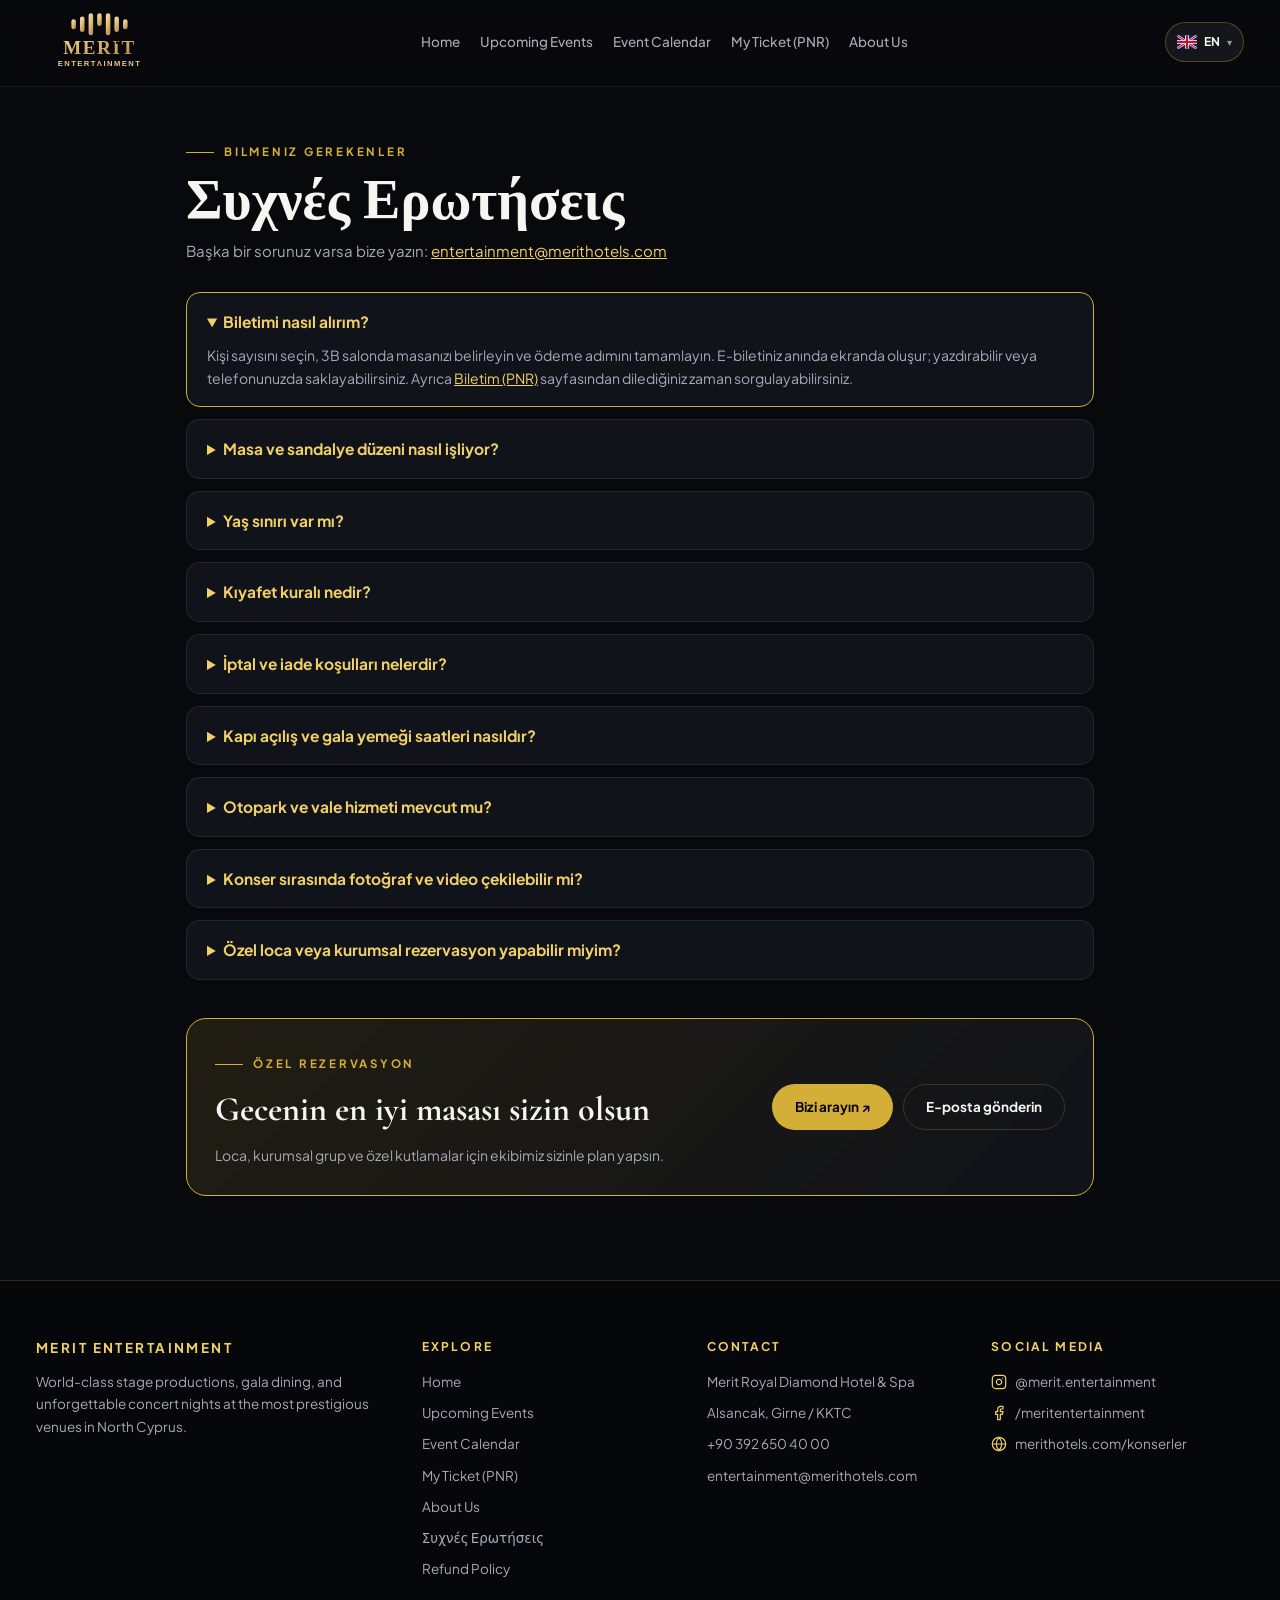
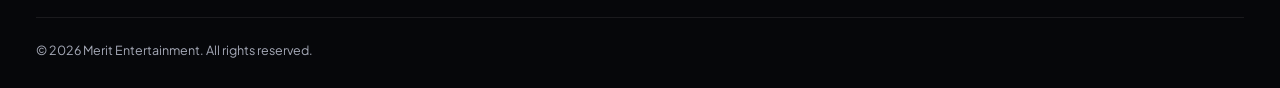
<file: sss.html>
<!doctype html>
<html lang="tr">
<head>
<meta charset="utf-8">
<meta name="viewport" content="width=device-width, initial-scale=1, viewport-fit=cover">
<title>Sık Sorulan Sorular · Merit Entertainment</title>
<link rel="preconnect" href="https://fonts.googleapis.com">
<link rel="preconnect" href="https://fonts.gstatic.com" crossorigin>
<link href="https://fonts.googleapis.com/css2?family=Cormorant+Garamond:ital,wght@0,500;0,600;0,700;1,500&family=Plus+Jakarta+Sans:wght@400;500;600;700&display=swap" rel="stylesheet">
<style>
  :root {
    --bg: #08090d; --bg-elev: #11131a; --bg-card: #161923; --ink: #f7f5f0; --muted: #a6aab8;
    --line: rgba(212, 175, 55, 0.22); --line-soft: rgba(255, 255, 255, 0.08);
    --gold: #d4af37; --gold-bright: #f0d068;
    --serif: "Cormorant Garamond", Georgia, serif;
    --sans: "Plus Jakarta Sans", "Segoe UI", system-ui, sans-serif;
  }
  * { box-sizing: border-box; }
  body { margin: 0; background: var(--bg); color: var(--ink); font: 15px/1.65 var(--sans); -webkit-font-smoothing: antialiased; }
  :focus-visible { outline: 2px solid var(--gold-bright); outline-offset: 2px; }
  header.topbar { position: sticky; top: 0; z-index: 50; display: flex; align-items: center; justify-content: space-between; gap: 16px; padding: 14px clamp(16px, 4vw, 44px); background: rgba(8, 9, 13, 0.88); backdrop-filter: blur(14px); border-bottom: 1px solid var(--line-soft); }
  .brand { display: flex; align-items: center; text-decoration: none; }
  nav.nav { display: flex; align-items: center; gap: 20px; }
  nav.nav a { color: var(--muted); text-decoration: none; font-size: 13.5px; font-weight: 500; }
  nav.nav a:hover, nav.nav a[aria-current="page"] { color: var(--ink); }
  @media (max-width: 860px) { nav.nav a:not(:first-child) { display: none; } }
  .wrap { width: 100%; max-width: 980px; margin: 0 auto; padding: 48px clamp(16px, 4vw, 36px) 84px; }
  .eyebrow { display: inline-flex; align-items: center; gap: 10px; font-size: 11.5px; letter-spacing: .24em; text-transform: uppercase; font-weight: 700; color: var(--gold); margin-bottom: 10px; }
  .eyebrow::before { content: ""; width: 28px; height: 1px; background: var(--gold); }
  h1 { font-family: var(--serif); font-size: clamp(34px, 5vw, 56px); margin: 0 0 8px; line-height: 1.05; }
  details { background: var(--bg-elev); border: 1px solid var(--line-soft); border-radius: 14px; padding: 16px 20px; margin-bottom: 12px; transition: border-color .2s; }
  details[open] { border-color: var(--gold); }
  summary { font-weight: 700; cursor: pointer; font-size: 15.5px; color: var(--gold-bright); }
  details p { margin: 10px 0 0; color: var(--muted); font-size: 14px; }
  details a { color: var(--gold-bright); }
  .vip-cta {
    margin-top: 38px; background: linear-gradient(135deg, rgba(212,175,55,0.12), rgba(17,19,26,0.95));
    border: 1px solid var(--gold); border-radius: 20px; padding: 28px;
    display: flex; flex-wrap: wrap; justify-content: space-between; align-items: center; gap: 20px;
  }
  .vip-cta h2 { margin: 4px 0 6px; font-family: var(--serif); font-size: clamp(26px, 3.4vw, 34px); }
  .btn { display: inline-flex; align-items: center; justify-content: center; gap: 8px; padding: 11px 22px; border-radius: 999px; font-weight: 700; font-size: 13.5px; border: 1px solid transparent; cursor: pointer; text-decoration: none; font-family: inherit; }
  .btn-primary { background: var(--gold); color: #08090d; }
  .btn-primary:hover { background: var(--gold-bright); }
  .btn-ghost { background: transparent; color: var(--ink); border-color: var(--line); }
  footer.site-footer { background: #06070a; border-top: 1px solid var(--line); padding: 56px 0 28px; color: var(--muted); font-size: 13.5px; }
  .foot-wrap { width: 100%; max-width: 1320px; margin: 0 auto; padding: 0 clamp(16px, 3.5vw, 36px); }
  .foot-grid { display: grid; grid-template-columns: 1.4fr 1fr 1fr 1fr; gap: 32px; padding-bottom: 36px; border-bottom: 1px solid var(--line-soft); }
  @media (max-width: 860px) { .foot-grid { grid-template-columns: 1fr 1fr; } }
  @media (max-width: 520px) { .foot-grid { grid-template-columns: 1fr; } }
  .foot-col h4 { margin: 0 0 14px; font-size: 12px; letter-spacing: .18em; text-transform: uppercase; color: var(--gold-bright); }
  .foot-col ul { list-style: none; padding: 0; margin: 0; display: grid; gap: 9px; }
  .foot-col a { color: var(--muted); text-decoration: none; }
  .foot-col a:hover { color: var(--ink); }
  .foot-bottom { display: flex; flex-wrap: wrap; justify-content: space-between; gap: 12px; padding-top: 22px; font-size: 12.5px; }
</style>
</head>
<body>
<header class="topbar">
  <a href="merit-bilet.html" class="brand" aria-label="Merit Entertainment Ana Sayfa">
    <img src="assets/merit-entertainment-logo.svg" alt="Merit Entertainment" style="height:60px; width:auto; display:block;">
  </a>
  <nav class="nav">
    <a href="merit-bilet.html" data-i18n="nav_home">Ana Sayfa</a>
    <a href="yaklasan.html" data-i18n="nav_upcoming">Yaklaşan Etkinlikler</a>
    <a href="takvim.html" data-i18n="nav_calendar">Etkinlik Takvimi</a>
    <a href="biletim.html" data-i18n="nav_tickets">Biletim (PNR)</a>
    <a href="kurumsal.html" data-i18n="nav_corp">Hakkımızda</a>
  </nav>
</header>

<main class="wrap">
  <div class="eyebrow">Bilmeniz Gerekenler</div>
  <h1 data-i18n="nav_faq">Sık Sorulan Sorular</h1>
  <p style="color:var(--muted); margin:0 0 28px;">Başka bir sorunuz varsa bize yazın: <a href="mailto:entertainment@merithotels.com" style="color:var(--gold-bright)">entertainment@merithotels.com</a></p>

  <details open>
    <summary>Biletimi nasıl alırım?</summary>
    <p>Kişi sayısını seçin, 3B salonda masanızı belirleyin ve ödeme adımını tamamlayın. E-biletiniz anında ekranda oluşur; yazdırabilir veya telefonunuzda saklayabilirsiniz. Ayrıca <a href="biletim.html">Biletim (PNR)</a> sayfasından dilediğiniz zaman sorgulayabilirsiniz.</p>
  </details>
  <details>
    <summary>Masa ve sandalye düzeni nasıl işliyor?</summary>
    <p>Salonda 12 kişilik yuvarlak masalar bulunur. Grubunuza uygun masayı seçtiğinizde boş sandalyeler otomatik olarak grubunuz için ayrılır. Sahne çevresi masalar ve localar ayrı fiyat kademelerindedir.</p>
  </details>
  <details>
    <summary>Yaş sınırı var mı?</summary>
    <p>Etkinliklerimiz kesin olarak <strong>18 yaş ve üzeri</strong> konuklarımıza yöneliktir. <strong>18 yaş altı konuklar refakatçi eşliğinde dahi salona kabul edilmemektedir.</strong> Kapıda kimlik kontrolü yapılabilir.</p>
  </details>
  <details>
    <summary>Kıyafet kuralı nedir?</summary>
    <p>Smart casual / şık akşam giyimi önerilir. Yılbaşı ve özel gala gecelerinde abiye veya takım elbise gibi daha şık bir kombin tercih etmenizi rica ederiz.</p>
  </details>
  <details>
    <summary>İptal ve iade koşulları nelerdir?</summary>
    <p>Etkinlikten <strong>72 saat öncesine kadar</strong> tam iade yapılır. Daha kısa sürelerde biletinizi başka bir isme devredebilir veya aynı sezon içindeki başka bir etkinliğe aktarabilirsiniz. Tüm yasal detaylar için <a href="iade.html">İade Koşulları</a> sayfamızı inceleyebilirsiniz.</p>
  </details>
  <details>
    <summary>Kapı açılış ve gala yemeği saatleri nasıldır?</summary>
    <p>Kapı açılışı genellikle 20:00'de başlar; gala yemeği servisi 20:30 itibarıyla yapılır ve sanatçı performansı 22:00'de (Yılbaşı gecelerinde 22:30'da) başlar. Yemek servisinin aksamaması için etkinlikten en az 45 dakika önce salonda olmanız önerilir.</p>
  </details>
  <details>
    <summary>Otopark ve vale hizmeti mevcut mu?</summary>
    <p>Evet. Tüm konser ve gala gecelerimizde konuklarımız için otel girişinde ücretsiz vale ve otopark hizmeti sunulmaktadır.</p>
  </details>
  <details>
    <summary>Konser sırasında fotoğraf ve video çekilebilir mi?</summary>
    <p>Cep telefonu ile anı amaçlı kısa fotoğraf ve video çekimi serbesttir. Diğer konukların görüş açısını engellememek adına profesyonel kamera, tripod ve flaş kullanımına izin verilmemektedir.</p>
  </details>
  <details>
    <summary>Özel loca veya kurumsal rezervasyon yapabilir miyim?</summary>
    <p>Evet. Locanın tamamını veya kurumsal gruplar için özel düzenlemeleri <a href="mailto:entertainment@merithotels.com">entertainment@merithotels.com</a> adresinden ya da +90 392 650 40 00 numaralı hattımızdan planlayabiliriz.</p>
  </details>

  <section class="vip-cta" aria-label="Özel Rezervasyon">
    <div>
      <div class="eyebrow" style="margin-bottom:4px;">Özel Rezervasyon</div>
      <h2>Gecenin en iyi masası sizin olsun</h2>
      <p style="margin:0; color:var(--muted); font-size:14px;">Loca, kurumsal grup ve özel kutlamalar için ekibimiz sizinle plan yapsın.</p>
    </div>
    <div style="display:flex; flex-wrap:wrap; gap:10px;">
      <a href="tel:+903926504000" class="btn btn-primary">Bizi arayın ↗</a>
      <a href="mailto:entertainment@merithotels.com" class="btn btn-ghost">E-posta gönderin</a>
    </div>
  </section>
</main>

<footer class="site-footer">
  <div class="foot-wrap">
    <div class="foot-grid">
      <div class="foot-col">
        <div style="margin-bottom:12px;"><b style="color:var(--gold-bright); letter-spacing:.18em; text-transform:uppercase;">Merit Entertainment</b></div>
        <p style="margin:0; line-height:1.65;" data-i18n="foot_desc">Kuzey Kıbrıs'ın en prestijli gala salonlarında dünya standartlarında sahne prodüksiyonları ve unutulmaz konser geceleri.</p>
      </div>
      <div class="foot-col">
        <h4 data-i18n="foot_explore">Keşfet</h4>
        <ul>
          <li><a href="merit-bilet.html" data-i18n="nav_home">Ana Sayfa</a></li>
          <li><a href="yaklasan.html" data-i18n="nav_upcoming">Yaklaşan Etkinlikler</a></li>
          <li><a href="takvim.html" data-i18n="nav_calendar">Etkinlik Takvimi</a></li>
          <li><a href="biletim.html" data-i18n="nav_tickets">Biletim (PNR)</a></li>
          <li><a href="kurumsal.html" data-i18n="nav_corp">Hakkımızda</a></li>
          <li><a href="sss.html" data-i18n="nav_faq">Sık Sorulan Sorular</a></li>
          <li><a href="iade.html" data-i18n="nav_refund">İade Koşulları</a></li>
        </ul>
      </div>
      <div class="foot-col">
        <h4 data-i18n="foot_contact">İletişim</h4>
        <ul><li>Merit Royal Diamond Hotel &amp; Spa</li><li>Alsancak, Girne / KKTC</li><li>+90 392 650 40 00</li><li>entertainment@merithotels.com</li></ul>
      </div>
      <div class="foot-col">
        <h4 data-i18n="foot_social">Sosyal Medya</h4>
        <ul>
          <li><a href="https://www.instagram.com/merit.entertainment/" target="_blank" rel="noopener"><svg width="16" height="16" viewBox="0 0 24 24" fill="none" stroke="currentColor" stroke-width="1.8" stroke-linecap="round" stroke-linejoin="round" style="vertical-align:-3px; margin-right:8px; color:var(--gold-bright);"><rect x="2" y="2" width="20" height="20" rx="5"/><path d="M16 11.37A4 4 0 1 1 12.63 8 4 4 0 0 1 16 11.37z"/><line x1="17.5" y1="6.5" x2="17.51" y2="6.5"/></svg>@merit.entertainment</a></li>
          <li><a href="https://www.facebook.com/meritentertainment/" target="_blank" rel="noopener"><svg width="16" height="16" viewBox="0 0 24 24" fill="none" stroke="currentColor" stroke-width="1.8" stroke-linecap="round" stroke-linejoin="round" style="vertical-align:-3px; margin-right:8px; color:var(--gold-bright);"><path d="M18 2h-3a5 5 0 0 0-5 5v3H7v4h3v8h4v-8h3l1-4h-4V7a1 1 0 0 1 1-1h3z"/></svg>/meritentertainment</a></li>
          <li><a href="https://www.merithotels.com/konserler" target="_blank" rel="noopener"><svg width="16" height="16" viewBox="0 0 24 24" fill="none" stroke="currentColor" stroke-width="1.8" stroke-linecap="round" stroke-linejoin="round" style="vertical-align:-3px; margin-right:8px; color:var(--gold-bright);"><circle cx="12" cy="12" r="10"/><line x1="2" y1="12" x2="22" y2="12"/><path d="M12 2a15.3 15.3 0 0 1 4 10 15.3 15.3 0 0 1-4 10 15.3 15.3 0 0 1-4-10 15.3 15.3 0 0 1 4-10z"/></svg>merithotels.com/konserler</a></li>
        </ul>
      </div>
    </div>
    <div class="foot-bottom"><span data-i18n="foot_rights">© 2026 Merit Entertainment. Tüm hakları saklıdır.</span></div>
  </div>
</footer>
<script type="module" src="./i18n.js"></script>
</body>
</html>
</file>
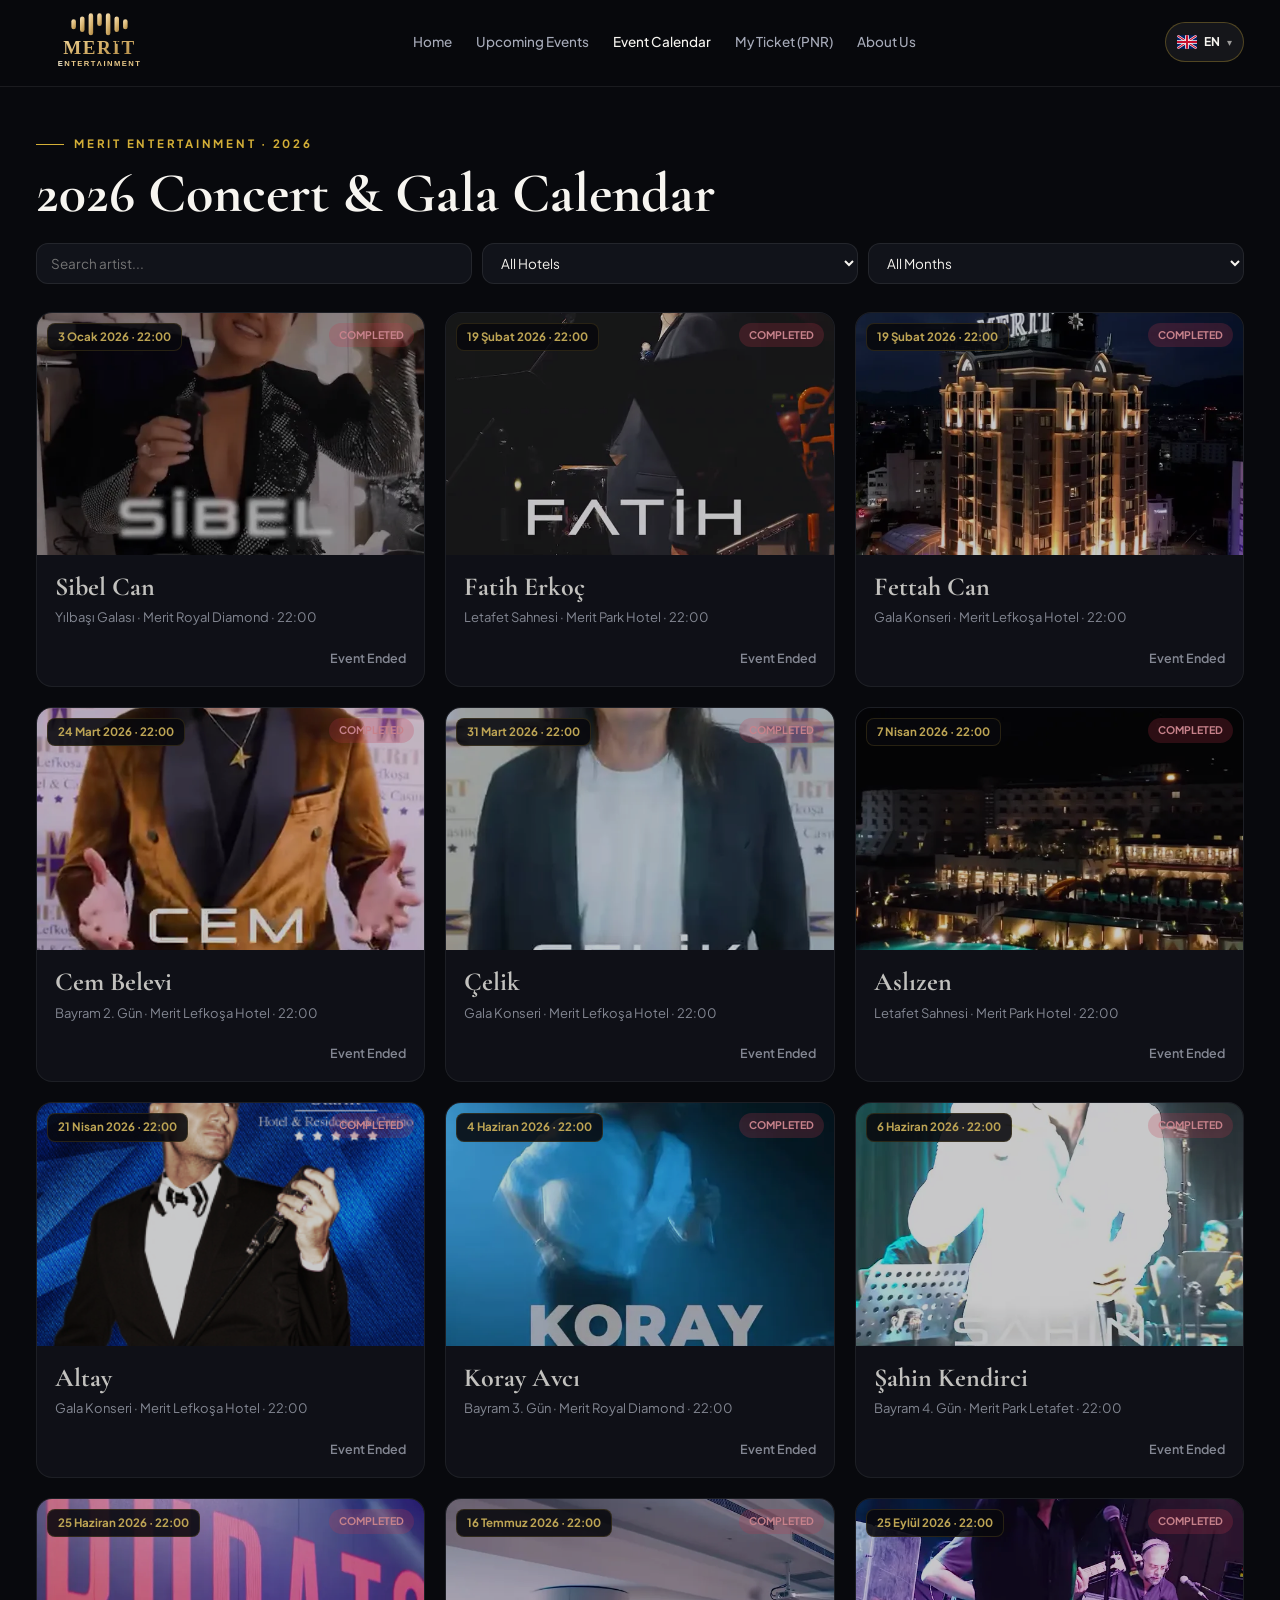
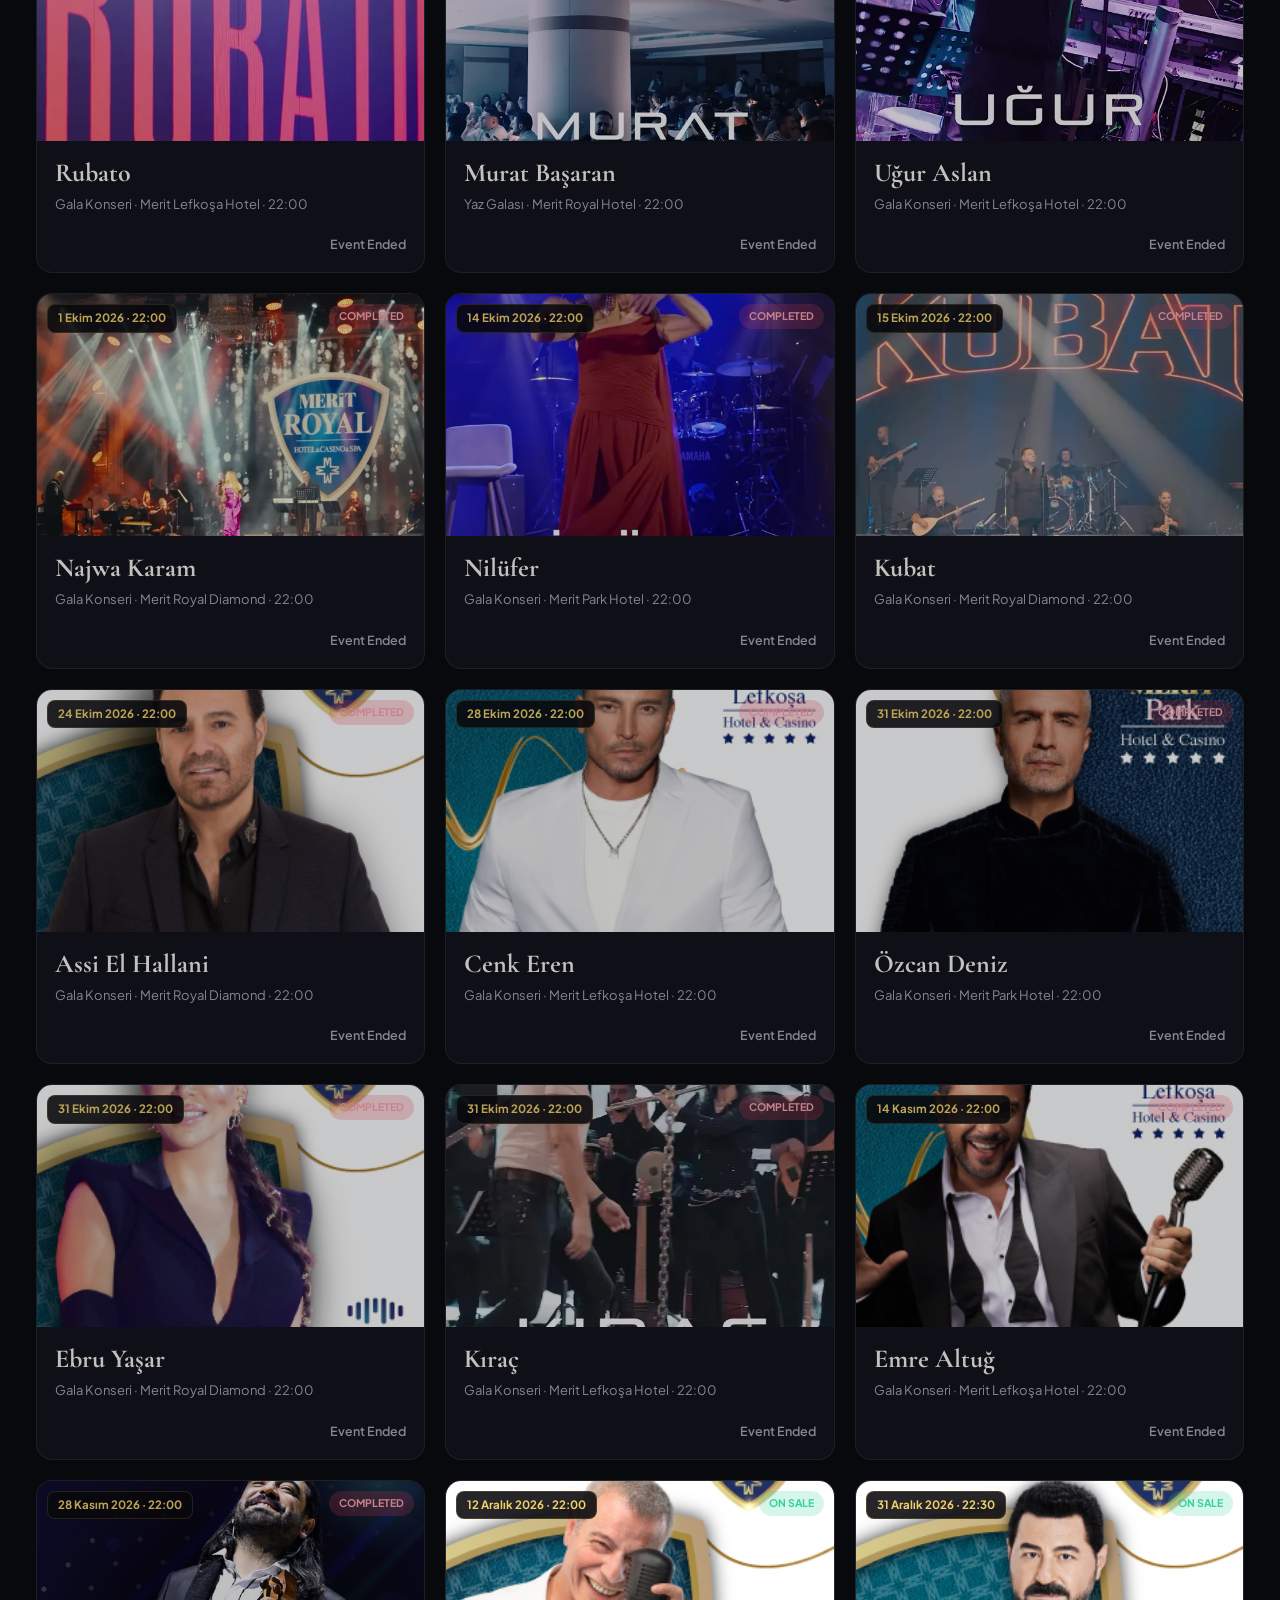
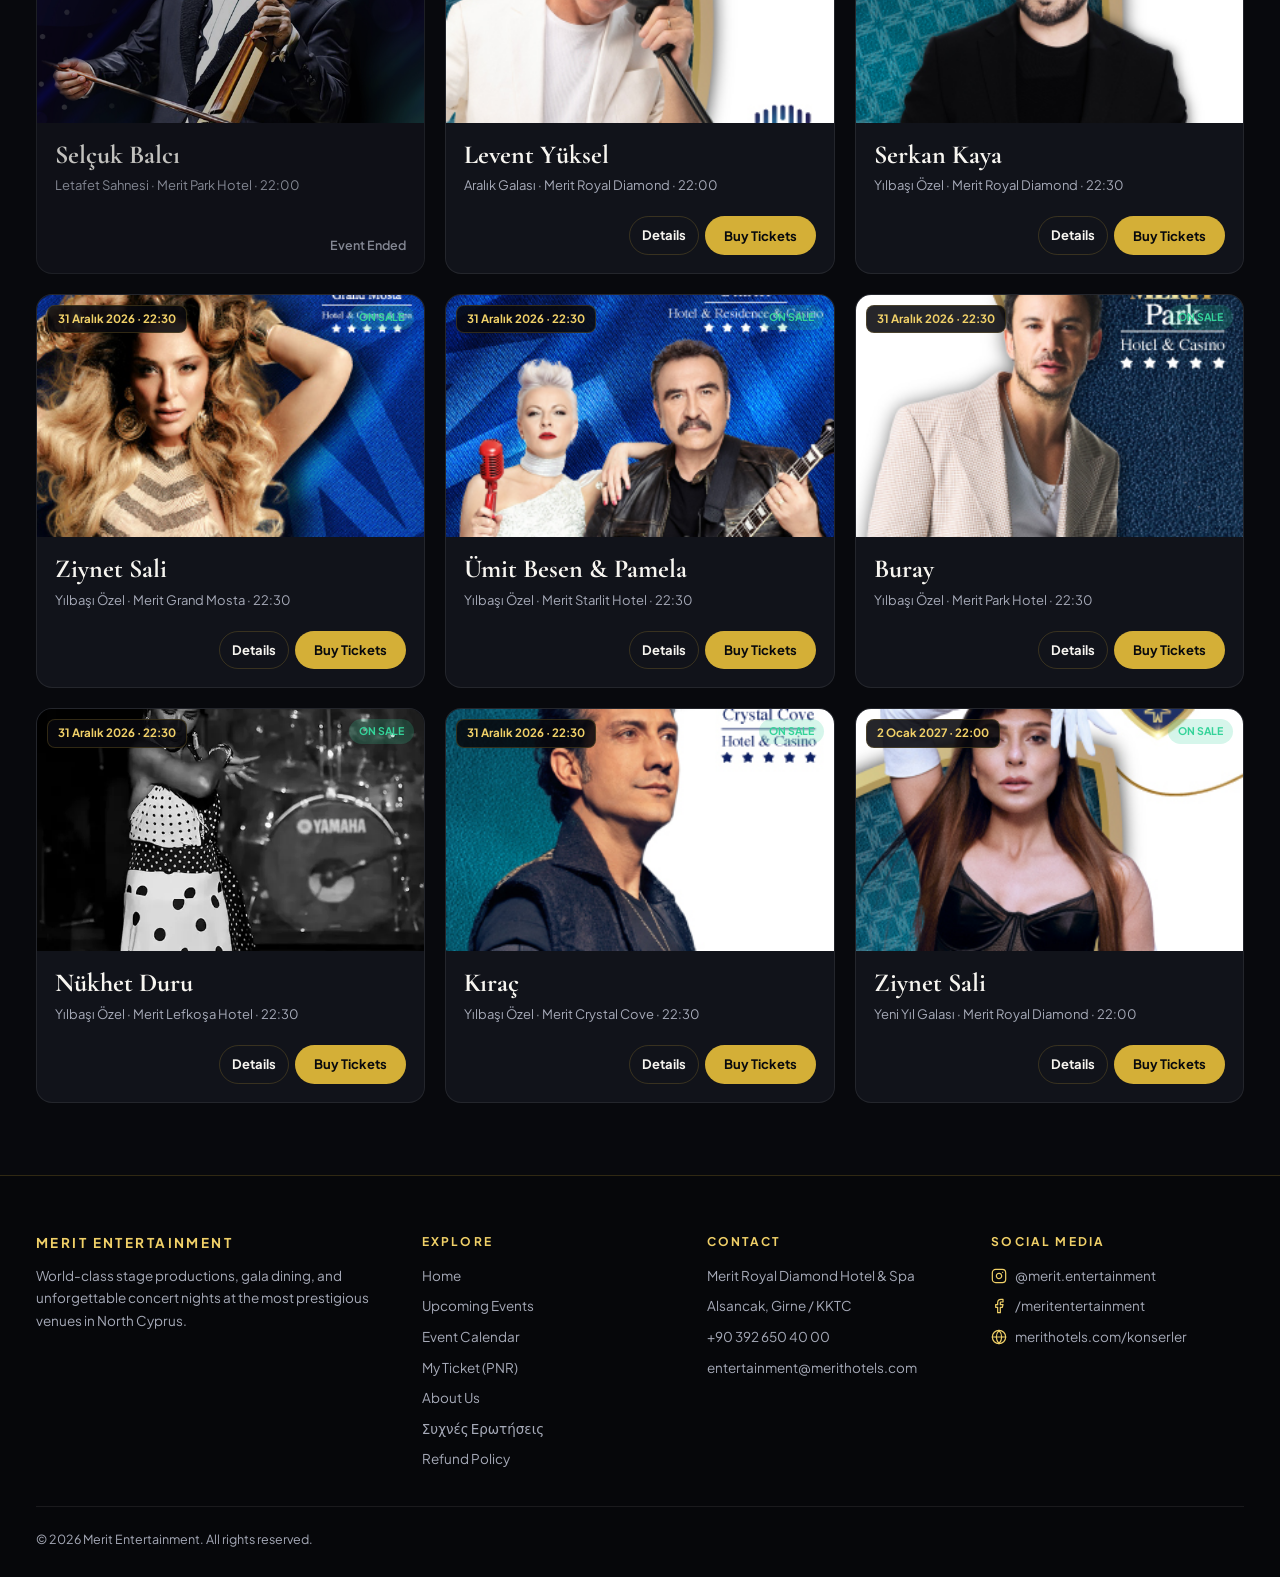
<file: takvim.html>
<!doctype html>
<html lang="tr">
<head>
<meta charset="utf-8">
<meta name="viewport" content="width=device-width, initial-scale=1, viewport-fit=cover">
<title>2026 Konser Takvimi · Merit Entertainment</title>
<link rel="preconnect" href="https://fonts.googleapis.com">
<link rel="preconnect" href="https://fonts.gstatic.com" crossorigin>
<link href="https://fonts.googleapis.com/css2?family=Cormorant+Garamond:ital,wght@0,500;0,600;0,700;1,500&family=Plus+Jakarta+Sans:wght@400;500;600;700&display=swap" rel="stylesheet">
<style>
  :root {
    --bg: #08090d; --bg-elev: #11131a; --bg-card: #161923;
    --ink: #f7f5f0; --muted: #a6aab8;
    --line: rgba(212, 175, 55, 0.2); --line-soft: rgba(255, 255, 255, 0.08);
    --gold: #d4af37; --gold-bright: #f0d068; --gold-dim: rgba(212, 175, 55, 0.14);
    --ok: #34d399;
    --serif: "Cormorant Garamond", Georgia, serif;
    --sans: "Plus Jakarta Sans", "Segoe UI", system-ui, sans-serif;
  }
  * { box-sizing: border-box; }
  body { margin: 0; background: var(--bg); color: var(--ink); font: 15px/1.6 var(--sans); -webkit-font-smoothing: antialiased; }
  :focus-visible { outline: 2px solid var(--gold-bright); outline-offset: 2px; }
  header.topbar {
    position: sticky; top: 0; z-index: 50;
    display: flex; align-items: center; justify-content: space-between; gap: 16px;
    padding: 14px clamp(16px, 4vw, 44px);
    background: rgba(8, 9, 13, 0.86); backdrop-filter: blur(14px);
    border-bottom: 1px solid var(--line-soft);
  }
  .brand { display: flex; align-items: center; gap: 12px; text-decoration: none; color: var(--ink); }
  .brand-logo { width: 40px; height: 40px; }
  .brand-text b { display: block; font-size: 13.5px; letter-spacing: .2em; text-transform: uppercase; font-weight: 700; color: var(--gold-bright); }
  .brand-text span { display: block; font-size: 10.5px; color: var(--muted); letter-spacing: .12em; text-transform: uppercase; }
  nav.nav { display: flex; align-items: center; gap: 24px; }
  nav.nav a { color: var(--muted); text-decoration: none; font-size: 13.5px; font-weight: 500; }
  nav.nav a:hover, nav.nav a[aria-current="page"] { color: var(--ink); }
  @media (max-width: 860px) { nav.nav { display: none; } }
  .btn {
    display: inline-flex; align-items: center; justify-content: center; gap: 8px;
    padding: 10px 18px; border-radius: 999px; font-weight: 700; font-size: 13px;
    border: 1px solid transparent; cursor: pointer; text-decoration: none; font-family: inherit;
  }
  .btn-primary { background: var(--gold); color: #08090d; }
  .btn-primary:hover { background: var(--gold-bright); }
  .btn-ghost { background: transparent; color: var(--ink); border-color: var(--line); }
  .btn-ghost:hover { background: var(--gold-dim); border-color: var(--gold); }
  .wrap { width: 100%; max-width: 1320px; margin: 0 auto; padding: 40px clamp(16px, 3.5vw, 36px) 72px; }
  .eyebrow { display: inline-flex; align-items: center; gap: 10px; font-size: 11.5px; letter-spacing: .24em; text-transform: uppercase; font-weight: 700; color: var(--gold); margin-bottom: 10px; }
  .eyebrow::before { content: ""; width: 28px; height: 1px; background: var(--gold); }
  h1 { font-family: var(--serif); font-size: clamp(34px, 5vw, 56px); margin: 0; line-height: 1.05; }
  .poster-grid { display: grid; grid-template-columns: repeat(auto-fill, minmax(min(100%, 290px), 1fr)); gap: 20px; margin-top: 28px; }
  .poster-card {
    background: var(--bg-elev); border: 1px solid var(--line-soft); border-radius: 16px;
    overflow: hidden; display: flex; flex-direction: column; transition: border-color .2s, transform .2s;
  }
  .poster-card:hover { border-color: var(--gold); transform: translateY(-2px); }
  .poster-thumb { position: relative; aspect-ratio: 16 / 10; overflow: hidden; }
  .poster-thumb img { width: 100%; height: 100%; object-fit: cover; display: block; }
  .poster-date {
    position: absolute; top: 10px; left: 10px; background: rgba(8,9,13,0.88);
    border: 1px solid var(--line); padding: 4px 10px; border-radius: 8px; font-size: 11.5px; font-weight: 700; color: var(--gold-bright);
  }
  .poster-status {
    position: absolute; top: 10px; right: 10px; padding: 4px 10px; border-radius: 999px; font-size: 10.5px; font-weight: 700; text-transform: uppercase;
  }
  .poster-status.open { background: rgba(52,211,153,0.2); color: var(--ok); }
  .poster-status.waitlist { background: rgba(244,63,94,0.22); color: #fda4af; }
  .poster-body { padding: 18px; display: flex; flex-direction: column; gap: 6px; flex: 1; }
  .poster-body h2 { margin: 0; font-family: var(--serif); font-size: 26px; line-height: 1.1; }
  .poster-body p { margin: 0; color: var(--muted); font-size: 13px; }
  .poster-foot { margin-top: auto; padding-top: 14px; display: flex; justify-content: space-between; align-items: center; }

  dialog.modal {
    background: var(--bg-elev); color: var(--ink); border: 1px solid var(--gold); border-radius: 20px;
    padding: 0; width: min(460px, 94vw); box-shadow: 0 32px 90px rgba(0,0,0,0.88);
  }
  dialog.modal::backdrop { background: rgba(4, 5, 9, 0.8); backdrop-filter: blur(6px); }
  .modal-head { display: flex; justify-content: space-between; align-items: center; padding: 18px 22px; border-bottom: 1px solid var(--line-soft); }
  .modal-head h3 { margin: 0; font-family: var(--serif); font-size: 25px; }
  .icon-close { background: transparent; border: 1px solid var(--line-soft); color: var(--muted); width: 34px; height: 34px; border-radius: 50%; cursor: pointer; font-size: 18px; }
  .modal-body { padding: 22px; display: flex; flex-direction: column; gap: 14px; }
  .guest-grid { display: grid; grid-template-columns: repeat(4, 1fr); gap: 8px; }
  @media (max-width: 380px) { .guest-grid { grid-template-columns: repeat(2, 1fr); } }
  #searchArtist { flex: 1 1 200px !important; min-width: min(100%, 210px) !important; }
  #filterHotel, #filterMonth { flex: 1 1 140px; min-width: 0; max-width: 100%; }
  .guest-btn { padding: 12px 0; border-radius: 10px; border: 1px solid var(--line-soft); background: var(--bg-card); color: var(--ink); font-weight: 700; cursor: pointer; font-family: inherit; }
  .guest-btn[aria-pressed="true"] { background: var(--gold); color: #08090d; border-color: var(--gold); }
  .field label { display: block; font-size: 12.5px; color: var(--muted); margin-bottom: 5px; }
  .field input { width: 100%; background: var(--bg-card); color: var(--ink); border: 1px solid var(--line-soft); border-radius: 10px; padding: 11px 13px; font-family: inherit; }
  footer.site-footer { background: #06070a; border-top: 1px solid var(--line); padding: 56px 0 28px; color: var(--muted); font-size: 13.5px; }
  .foot-wrap { width: 100%; max-width: 1320px; margin: 0 auto; padding: 0 clamp(16px, 3.5vw, 36px); }
  .foot-grid { display: grid; grid-template-columns: 1.4fr 1fr 1fr 1fr; gap: 32px; padding-bottom: 36px; border-bottom: 1px solid var(--line-soft); }
  @media (max-width: 860px) { .foot-grid { grid-template-columns: 1fr 1fr; } }
  @media (max-width: 520px) { .foot-grid { grid-template-columns: 1fr; } }
  .foot-col h4 { margin: 0 0 14px; font-size: 12px; letter-spacing: .18em; text-transform: uppercase; color: var(--gold-bright); }
  .foot-col ul { list-style: none; padding: 0; margin: 0; display: grid; gap: 9px; }
  .foot-col a { color: var(--muted); text-decoration: none; transition: color .16s; }
  .foot-col a:hover { color: var(--ink); }
  .foot-bottom { display: flex; flex-wrap: wrap; justify-content: space-between; gap: 12px; padding-top: 22px; font-size: 12.5px; }
</style>
</head>
<body>
<header class="topbar">
  <a href="merit-bilet.html" class="brand" aria-label="Merit Entertainment Ana Sayfa">
    <img src="assets/merit-entertainment-logo.svg" alt="Merit Entertainment" style="height:46px; width:auto; display:block;">
  </a>
  <nav class="nav" aria-label="Ana menü">
    <a href="merit-bilet.html" data-i18n="nav_home">Ana Sayfa</a>
    <a href="yaklasan.html" data-i18n="nav_upcoming">Yaklaşan Etkinlikler</a>
    <a href="takvim.html" aria-current="page" data-i18n="nav_calendar">Etkinlik Takvimi</a>
    <a href="biletim.html" data-i18n="nav_tickets">Biletim (PNR)</a>
    <a href="kurumsal.html" data-i18n="nav_corp">Hakkımızda</a>
  </nav>
</header>

<main class="wrap">
  <div class="eyebrow">Merit Entertainment · 2026</div>
  <h1 data-i18n="cal_title">2026 Konser &amp; Gala Takvimi</h1>
  <div style="display:flex; flex-wrap:wrap; gap:10px; margin-top:20px;">
    <input id="searchArtist" type="search" data-i18n-placeholder="filter_search" placeholder="Sanatçı ara..." style="flex:1; min-width:210px; background:var(--bg-elev); color:var(--ink); border:1px solid var(--line-soft); border-radius:12px; padding:10px 14px; font-family:inherit; font-size:13.5px;">
    <select id="filterHotel" style="background:var(--bg-elev); color:var(--ink); border:1px solid var(--line-soft); border-radius:12px; padding:10px 14px; font-family:inherit; font-size:13.5px;">
      <option value="all" data-i18n="filter_all_hotels">Tüm Oteller</option>
      <option value="Diamond">Merit Royal Diamond</option>
      <option value="Park">Merit Park Hotel</option>
      <option value="Lefkoşa">Merit Lefkoşa Hotel</option>
      <option value="Grand Mosta">Merit Grand Mosta</option>
      <option value="Crystal Cove">Merit Crystal Cove</option>
      <option value="Starlit">Merit Starlit Hotel</option>
    </select>
    <select id="filterMonth" style="background:var(--bg-elev); color:var(--ink); border:1px solid var(--line-soft); border-radius:12px; padding:10px 14px; font-family:inherit; font-size:13.5px;">
      <option value="all" data-i18n="filter_all_months">Tüm Aylar</option>
      <option value="Ocak">Ocak</option><option value="Şubat">Şubat</option><option value="Mart">Mart</option>
      <option value="Nisan">Nisan</option><option value="Haziran">Haziran</option><option value="Temmuz">Temmuz</option>
      <option value="Eylül">Eylül</option><option value="Ekim">Ekim</option><option value="Kasım">Kasım</option><option value="Aralık">Aralık</option>
    </select>
  </div>
  <div class="poster-grid" id="grid"></div>
</main>

<footer class="site-footer">
  <div class="foot-wrap">
    <div class="foot-grid">
      <div class="foot-col">
        <div style="margin-bottom:12px;"><b style="color:var(--gold-bright); letter-spacing:.18em; text-transform:uppercase;">Merit Entertainment</b></div>
        <p style="margin:0; line-height:1.65;" data-i18n="foot_desc">Kuzey Kıbrıs'ın en prestijli gala salonlarında dünya standartlarında sahne prodüksiyonları ve unutulmaz konser geceleri.</p>
      </div>
      <div class="foot-col">
        <h4 data-i18n="foot_explore">Keşfet</h4>
        <ul>
          <li><a href="merit-bilet.html" data-i18n="nav_home">Ana Sayfa</a></li>
          <li><a href="yaklasan.html" data-i18n="nav_upcoming">Yaklaşan Etkinlikler</a></li>
          <li><a href="takvim.html" data-i18n="nav_calendar">Etkinlik Takvimi</a></li>
          <li><a href="biletim.html" data-i18n="nav_tickets">Biletim (PNR)</a></li>
          <li><a href="kurumsal.html" data-i18n="nav_corp">Hakkımızda</a></li>
          <li><a href="sss.html" data-i18n="nav_faq">Sık Sorulan Sorular</a></li>
          <li><a href="iade.html" data-i18n="nav_refund">İade Koşulları</a></li>
        </ul>
      </div>
      <div class="foot-col">
        <h4 data-i18n="foot_contact">İletişim</h4>
        <ul>
          <li>Merit Royal Diamond Hotel &amp; Spa</li>
          <li>Alsancak, Girne / KKTC</li>
          <li>+90 392 650 40 00</li>
          <li>entertainment@merithotels.com</li>
        </ul>
      </div>
      <div class="foot-col">
        <h4 data-i18n="foot_social">Sosyal Medya</h4>
        <ul>
          <li><a href="https://www.instagram.com/merit.entertainment/" target="_blank" rel="noopener"><svg width="16" height="16" viewBox="0 0 24 24" fill="none" stroke="currentColor" stroke-width="1.8" stroke-linecap="round" stroke-linejoin="round" style="vertical-align:-3px; margin-right:8px; color:var(--gold-bright);"><rect x="2" y="2" width="20" height="20" rx="5"/><path d="M16 11.37A4 4 0 1 1 12.63 8 4 4 0 0 1 16 11.37z"/><line x1="17.5" y1="6.5" x2="17.51" y2="6.5"/></svg>@merit.entertainment</a></li>
          <li><a href="https://www.facebook.com/meritentertainment/" target="_blank" rel="noopener"><svg width="16" height="16" viewBox="0 0 24 24" fill="none" stroke="currentColor" stroke-width="1.8" stroke-linecap="round" stroke-linejoin="round" style="vertical-align:-3px; margin-right:8px; color:var(--gold-bright);"><path d="M18 2h-3a5 5 0 0 0-5 5v3H7v4h3v8h4v-8h3l1-4h-4V7a1 1 0 0 1 1-1h3z"/></svg>/meritentertainment</a></li>
          <li><a href="https://www.merithotels.com/konserler" target="_blank" rel="noopener"><svg width="16" height="16" viewBox="0 0 24 24" fill="none" stroke="currentColor" stroke-width="1.8" stroke-linecap="round" stroke-linejoin="round" style="vertical-align:-3px; margin-right:8px; color:var(--gold-bright);"><circle cx="12" cy="12" r="10"/><line x1="2" y1="12" x2="22" y2="12"/><path d="M12 2a15.3 15.3 0 0 1 4 10 15.3 15.3 0 0 1-4 10 15.3 15.3 0 0 1-4-10 15.3 15.3 0 0 1 4-10z"/></svg>merithotels.com/konserler</a></li>
        </ul>
      </div>
    </div>
    <div class="foot-bottom">
      <span data-i18n="foot_rights">© 2026 Merit Entertainment. Tüm hakları saklıdır.</span>
    </div>
  </div>
</footer>

<!-- Kişi Sayısı Modal -->
<dialog class="modal" id="guestModal" aria-labelledby="gmTitle">
  <div class="modal-head">
    <h3 id="gmTitle">Kaç Kişilik Bilet Alacaksınız?</h3>
    <button type="button" class="icon-close" id="closeGm" aria-label="Kapat">×</button>
  </div>
  <div class="modal-body">
    <div style="font-size:13.5px; color:var(--muted);" id="gmInfo"></div>
    <div class="guest-grid" id="guestGrid"></div>
    <button type="button" class="btn btn-primary" id="btnGoSalon" style="width:100%;">Masa Seçimine Geç →</button>
  </div>
</dialog>

<!-- Waitlist Modal -->
<dialog class="modal" id="wlModal" aria-labelledby="wlTitle">
  <div class="modal-head">
    <h3 id="wlTitle">Bekleme Listesi</h3>
    <button type="button" class="icon-close" id="closeWl" aria-label="Kapat">×</button>
  </div>
  <div class="modal-body">
    <p style="margin:0; color:var(--muted); font-size:13.5px;">Bu konserin biletleri tükendi. Yeni masa açıldığında öncelikli bildirim almak için bilgilerinizi bırakın.</p>
    <form id="wlForm" style="display:flex; flex-direction:column; gap:12px;">
      <div class="field"><label for="wlName">Ad Soyad *</label><input id="wlName" required></div>
      <div class="field"><label for="wlTel">Telefon veya E-posta *</label><input id="wlTel" required></div>
      <button type="submit" class="btn btn-primary" style="width:100%;">Bekleme Listesine Katıl</button>
    </form>
    <div id="wlOk" style="display:none; color:var(--ok); font-weight:600;">✓ Bekleme listesine eklendiniz (Sıra #14).</div>
  </div>
</dialog>

<script type="module">
import { t, applyI18n } from './i18n.js';
import { EVENTS, getEventById } from './data.js';

const MONTHS = { Ocak:0, Şubat:1, Mart:2, Nisan:3, Mayıs:4, Haziran:5, Temmuz:6, Ağustos:7, Eylül:8, Ekim:9, Kasım:10, Aralık:11 };
function parseTrDate(str) {
  const [day, mon, year] = str.split('·')[0].trim().split(/\s+/);
  return new Date(Number(year), MONTHS[mon] ?? 0, Number(day));
}
const today = new Date();
today.setHours(0, 0, 0, 0);

const sortedEvents = [...EVENTS].sort((a, b) => parseTrDate(a.date) - parseTrDate(b.date));

function renderCalendar() {
  const q = document.getElementById('searchArtist').value.trim().toLowerCase();
  const h = document.getElementById('filterHotel').value;
  const m = document.getElementById('filterMonth').value;
  const filtered = sortedEvents.filter(ev =>
    (!q || ev.artist.toLowerCase().includes(q) || ev.sub.toLowerCase().includes(q)) &&
    (h === 'all' || ev.sub.includes(h)) &&
    (m === 'all' || ev.date.includes(m))
  );

  document.getElementById('grid').innerHTML = filtered.map(ev => {
    const isPast = parseTrDate(ev.date) < today;
    const badgeText = isPast ? t('status_done') : ev.status === 'open' ? t('status_open') : t('status_sold');
    const badgeCls = isPast ? 'waitlist' : ev.status;
    const actionHtml = isPast
      ? `<span style="font-size:12.5px; color:var(--muted); font-weight:600;">${t('status_past_lbl')}</span>`
      : `<div style="display:flex; gap:6px;"><a href="etkinlik.html?id=${ev.id}" class="btn btn-ghost" style="padding:8px 12px;">${t('btn_detail')}</a><button type="button" class="btn ${ev.status === 'open' ? 'btn-primary' : 'btn-ghost'}" data-ev="${ev.id}">${ev.status === 'open' ? t('btn_buy') : t('btn_waitlist')}</button></div>`;
    const thumbImg = ev.img || ev.poster;
    return `
    <article class="poster-card" data-video="${ev.video}" style="${isPast ? 'opacity:0.78;' : ''}">
      <div class="poster-thumb">
        <img src="${thumbImg}" alt="${ev.artist} — ${ev.sub}" loading="lazy">
        <video muted loop playsinline preload="none" style="position:absolute; inset:0; width:100%; height:100%; object-fit:cover; object-position:center 20%; opacity:0; transition:opacity .3s; pointer-events:none;"></video>
        <span class="poster-date">${ev.date.split('·')[0].trim()} · ${ev.time}</span>
        <span class="poster-status ${badgeCls}">${badgeText}</span>
      </div>
      <div class="poster-body">
        <h2>${ev.artist}</h2>
        <p>${ev.sub} · ${ev.time}</p>
        <div class="poster-foot" style="justify-content:flex-end;">
          ${actionHtml}
        </div>
      </div>
    </article>`;
  }).join('');

  document.querySelectorAll('.poster-card').forEach(card => {
    const vid = card.querySelector('video');
    const src = card.dataset.video;
    card.addEventListener('mouseenter', () => {
      if (!vid.src && src) vid.src = src;
      vid.style.opacity = '1';
      vid.play().catch(() => {});
    });
    card.addEventListener('mouseleave', () => {
      vid.style.opacity = '0';
      vid.pause();
    });
  });

  document.querySelectorAll('button[data-ev]').forEach(btn => {
    btn.addEventListener('click', () => {
      const ev = getEventById(btn.dataset.ev);
      if (ev.status === 'waitlist') {
        document.getElementById('wlTitle').textContent = `${ev.artist} · ${t('btn_waitlist')}`;
        document.getElementById('wlForm').style.display = 'flex';
        document.getElementById('wlOk').style.display = 'none';
        wlModal.showModal();
      } else {
        chosenEventId = ev.id;
        document.getElementById('gmInfo').textContent = `${ev.artist} · ${ev.date} · ${ev.time}`;
        guestModal.showModal();
      }
    });
  });
}

const guestModal = document.getElementById('guestModal');
const wlModal = document.getElementById('wlModal');
let chosenEventId = 'levent', chosenGuests = 2;

const guestGrid = document.getElementById('guestGrid');
[1,2,3,4,5,6,8,12].forEach(n => {
  const b = document.createElement('button');
  b.type = 'button'; b.className = 'guest-btn';
  b.textContent = `${n} Kişi`;
  b.setAttribute('aria-pressed', n === 2 ? 'true' : 'false');
  b.addEventListener('click', () => {
    chosenGuests = n;
    guestGrid.querySelectorAll('.guest-btn').forEach(x => x.setAttribute('aria-pressed', 'false'));
    b.setAttribute('aria-pressed', 'true');
  });
  guestGrid.appendChild(b);
});

document.getElementById('searchArtist').addEventListener('input', renderCalendar);
document.getElementById('filterHotel').addEventListener('change', renderCalendar);
document.getElementById('filterMonth').addEventListener('change', renderCalendar);
window.addEventListener('merit:langchange', renderCalendar);
applyI18n();
renderCalendar();

document.getElementById('closeGm').addEventListener('click', () => guestModal.close());
document.getElementById('closeWl').addEventListener('click', () => wlModal.close());
document.getElementById('wlForm').addEventListener('submit', (e) => {
  e.preventDefault();
  document.getElementById('wlForm').style.display = 'none';
  document.getElementById('wlOk').style.display = 'block';
});
document.getElementById('btnGoSalon').addEventListener('click', () => {
  window.location.href = `salon.html?event=${encodeURIComponent(chosenEventId)}&guests=${chosenGuests}`;
});
</script>
</body>
</html>
</file>
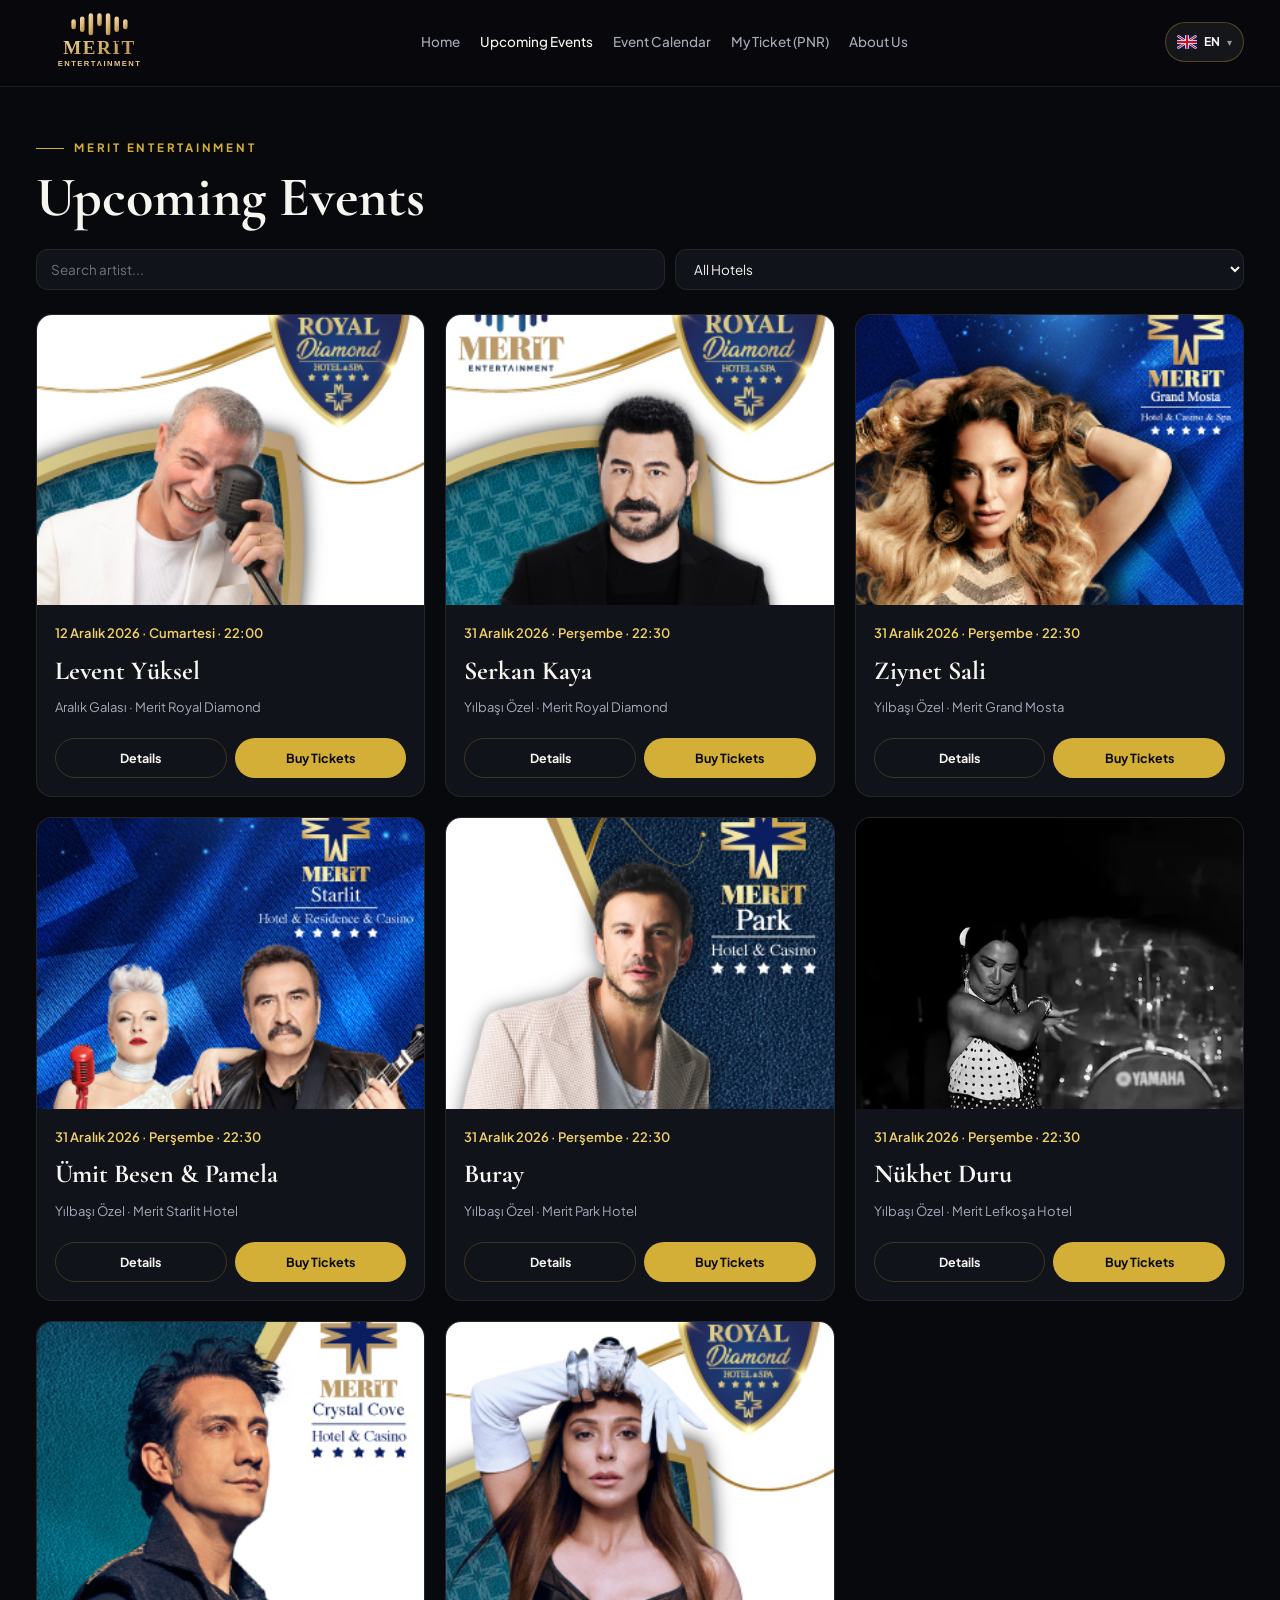
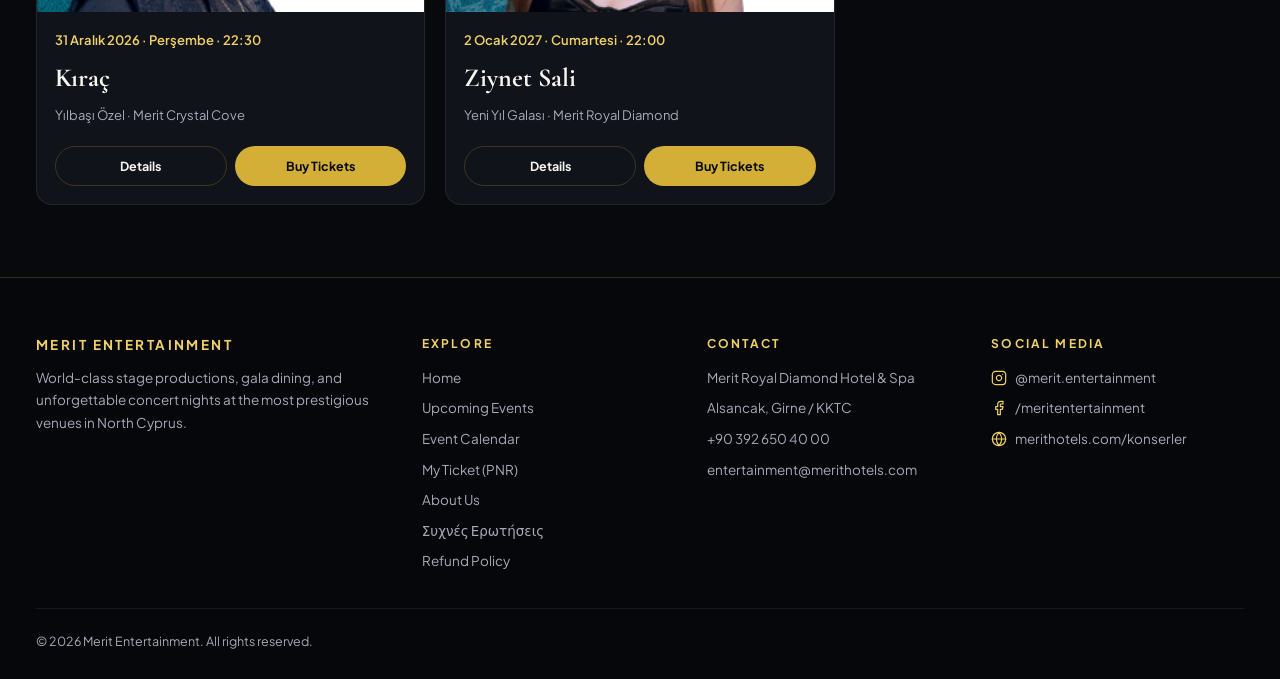
<file: yaklasan.html>
<!doctype html>
<html lang="tr">
<head>
<meta charset="utf-8">
<meta name="viewport" content="width=device-width, initial-scale=1, viewport-fit=cover">
<title>Yaklaşan Etkinlikler · Merit Entertainment</title>
<link rel="preconnect" href="https://fonts.googleapis.com">
<link rel="preconnect" href="https://fonts.gstatic.com" crossorigin>
<link href="https://fonts.googleapis.com/css2?family=Cormorant+Garamond:ital,wght@0,500;0,600;0,700;1,500&family=Plus+Jakarta+Sans:wght@400;500;600;700&display=swap" rel="stylesheet">
<style>
  :root {
    --bg: #08090d; --bg-elev: #11131a; --bg-card: #161923;
    --ink: #f7f5f0; --muted: #a6aab8;
    --line: rgba(212, 175, 55, 0.22); --line-soft: rgba(255, 255, 255, 0.08);
    --gold: #d4af37; --gold-bright: #f0d068;
    --serif: "Cormorant Garamond", Georgia, serif;
    --sans: "Plus Jakarta Sans", "Segoe UI", system-ui, sans-serif;
  }
  * { box-sizing: border-box; }
  body { margin: 0; background: var(--bg); color: var(--ink); font: 15px/1.6 var(--sans); -webkit-font-smoothing: antialiased; }
  :focus-visible { outline: 2px solid var(--gold-bright); outline-offset: 2px; }
  header.topbar { position: sticky; top: 0; z-index: 50; display: flex; align-items: center; justify-content: space-between; gap: 16px; padding: 14px clamp(16px, 4vw, 44px); background: rgba(8, 9, 13, 0.88); backdrop-filter: blur(14px); border-bottom: 1px solid var(--line-soft); }
  .brand { display: flex; align-items: center; text-decoration: none; }
  nav.nav { display: flex; align-items: center; gap: 20px; }
  nav.nav a { color: var(--muted); text-decoration: none; font-size: 13.5px; font-weight: 500; }
  nav.nav a:hover, nav.nav a[aria-current="page"] { color: var(--ink); }
  @media (max-width: 860px) { nav.nav a:not([aria-current="page"]) { display: none; } }
  .btn { display: inline-flex; align-items: center; justify-content: center; gap: 6px; padding: 9px 16px; border-radius: 999px; font-weight: 700; font-size: 12.5px; border: 1px solid transparent; cursor: pointer; text-decoration: none; font-family: inherit; background: var(--gold); color: #08090d; }
  .btn:hover { background: var(--gold-bright); }
  .btn-ghost { background: transparent; color: var(--ink); border-color: var(--line); }
  .btn-ghost:hover { background: rgba(212,175,55,0.14); border-color: var(--gold); }
  .wrap { width: 100%; max-width: 1320px; margin: 0 auto; padding: 44px clamp(16px, 3.5vw, 36px) 72px; }
  .eyebrow { display: inline-flex; align-items: center; gap: 10px; font-size: 11.5px; letter-spacing: .24em; text-transform: uppercase; font-weight: 700; color: var(--gold); margin-bottom: 10px; }
  .eyebrow::before { content: ""; width: 28px; height: 1px; background: var(--gold); }
  h1 { font-family: var(--serif); font-size: clamp(34px, 5vw, 56px); margin: 0; line-height: 1.05; }
  .filter-toolbar { display: flex; flex-wrap: wrap; gap: 10px; margin-top: 22px; }
  .filter-toolbar input, .filter-toolbar select {
    background: var(--bg-elev); color: var(--ink); border: 1px solid var(--line-soft);
    border-radius: 12px; padding: 10px 14px; font-family: inherit; font-size: 13.5px;
  }
  .filter-toolbar input { flex: 1 1 200px; min-width: min(100%, 220px); }
  .filter-toolbar select { flex: 1 1 140px; min-width: 0; max-width: 100%; }
  .grid { display: grid; grid-template-columns: repeat(auto-fill, minmax(min(100%, 290px), 1fr)); gap: 20px; margin-top: 24px; }
  .card { background: var(--bg-elev); border: 1px solid var(--line-soft); border-radius: 16px; overflow: hidden; display: flex; flex-direction: column; transition: border-color .2s, transform .2s; }
  .card:hover { border-color: var(--gold); transform: translateY(-2px); }
  .card img { width: 100%; aspect-ratio: 4/3; object-fit: cover; object-position: center 20%; display: block; }
  .card-body { padding: 18px; display: flex; flex-direction: column; gap: 6px; flex: 1; }
  .card-body h2 { margin: 0; font-family: var(--serif); font-size: 26px; }
  .card-body p { margin: 0; color: var(--muted); font-size: 13px; }
  .card-foot { margin-top: auto; padding-top: 14px; display: flex; justify-content: space-between; align-items: center; gap: 8px; }
  footer.site-footer { background: #06070a; border-top: 1px solid var(--line); padding: 56px 0 28px; color: var(--muted); font-size: 13.5px; }
  .foot-grid { display: grid; grid-template-columns: 1.4fr 1fr 1fr 1fr; gap: 32px; padding-bottom: 36px; border-bottom: 1px solid var(--line-soft); }
  @media (max-width: 860px) { .foot-grid { grid-template-columns: 1fr 1fr; } }
  @media (max-width: 520px) { .foot-grid { grid-template-columns: 1fr; } }
  .foot-col h4 { margin: 0 0 14px; font-size: 12px; letter-spacing: .18em; text-transform: uppercase; color: var(--gold-bright); }
  .foot-col ul { list-style: none; padding: 0; margin: 0; display: grid; gap: 9px; }
  .foot-col a { color: var(--muted); text-decoration: none; }
  .foot-col a:hover { color: var(--ink); }
  .foot-bottom { display: flex; flex-wrap: wrap; justify-content: space-between; gap: 12px; padding-top: 22px; font-size: 12.5px; }
</style>
</head>
<body>
<header class="topbar">
  <a href="merit-bilet.html" class="brand" aria-label="Merit Entertainment Ana Sayfa">
    <img src="assets/merit-entertainment-logo.svg" alt="Merit Entertainment" style="height:46px; width:auto; display:block;">
  </a>
  <nav class="nav">
    <a href="merit-bilet.html" data-i18n="nav_home">Ana Sayfa</a>
    <a href="yaklasan.html" aria-current="page" data-i18n="nav_upcoming">Yaklaşan Etkinlikler</a>
    <a href="takvim.html" data-i18n="nav_calendar">Etkinlik Takvimi</a>
    <a href="biletim.html" data-i18n="nav_tickets">Biletim (PNR)</a>
    <a href="kurumsal.html" data-i18n="nav_corp">Hakkımızda</a>
  </nav>
</header>

<main class="wrap">
  <div class="eyebrow">Merit Entertainment</div>
  <h1 data-i18n="nav_upcoming">Yaklaşan Etkinlikler</h1>
  <div class="filter-toolbar">
    <input id="searchArtist" type="search" data-i18n-placeholder="filter_search" placeholder="Sanatçı ara..." aria-label="Sanatçı ara">
    <select id="filterHotel" aria-label="Otel filtresi">
      <option value="all" data-i18n="filter_all_hotels">Tüm Oteller</option>
      <option value="Diamond">Merit Royal Diamond</option>
      <option value="Park">Merit Park Hotel</option>
      <option value="Lefkoşa">Merit Lefkoşa Hotel</option>
      <option value="Grand Mosta">Merit Grand Mosta</option>
      <option value="Crystal Cove">Merit Crystal Cove</option>
      <option value="Starlit">Merit Starlit Hotel</option>
    </select>
  </div>
  <div class="grid" id="grid"></div>
</main>

<footer class="site-footer">
  <div class="wrap" style="padding-top:0; padding-bottom:0;">
    <div class="foot-grid">
      <div class="foot-col">
        <div style="margin-bottom:12px;"><b style="color:var(--gold-bright); letter-spacing:.18em; text-transform:uppercase;">Merit Entertainment</b></div>
        <p style="margin:0; line-height:1.65;" data-i18n="foot_desc">Kuzey Kıbrıs'ın en prestijli gala salonlarında dünya standartlarında sahne prodüksiyonları ve unutulmaz konser geceleri.</p>
      </div>
      <div class="foot-col">
        <h4 data-i18n="foot_explore">Keşfet</h4>
        <ul>
          <li><a href="merit-bilet.html" data-i18n="nav_home">Ana Sayfa</a></li>
          <li><a href="yaklasan.html" data-i18n="nav_upcoming">Yaklaşan Etkinlikler</a></li>
          <li><a href="takvim.html" data-i18n="nav_calendar">Etkinlik Takvimi</a></li>
          <li><a href="biletim.html" data-i18n="nav_tickets">Biletim (PNR)</a></li>
          <li><a href="kurumsal.html" data-i18n="nav_corp">Hakkımızda</a></li>
          <li><a href="sss.html" data-i18n="nav_faq">Sık Sorulan Sorular</a></li>
          <li><a href="iade.html" data-i18n="nav_refund">İade Koşulları</a></li>
        </ul>
      </div>
      <div class="foot-col">
        <h4 data-i18n="foot_contact">İletişim</h4>
        <ul><li>Merit Royal Diamond Hotel &amp; Spa</li><li>Alsancak, Girne / KKTC</li><li>+90 392 650 40 00</li><li>entertainment@merithotels.com</li></ul>
      </div>
      <div class="foot-col">
        <h4 data-i18n="foot_social">Sosyal Medya</h4>
        <ul>
          <li><a href="https://www.instagram.com/merit.entertainment/" target="_blank" rel="noopener"><svg width="16" height="16" viewBox="0 0 24 24" fill="none" stroke="currentColor" stroke-width="1.8" stroke-linecap="round" stroke-linejoin="round" style="vertical-align:-3px; margin-right:8px; color:var(--gold-bright);"><rect x="2" y="2" width="20" height="20" rx="5"/><path d="M16 11.37A4 4 0 1 1 12.63 8 4 4 0 0 1 16 11.37z"/><line x1="17.5" y1="6.5" x2="17.51" y2="6.5"/></svg>@merit.entertainment</a></li>
          <li><a href="https://www.facebook.com/meritentertainment/" target="_blank" rel="noopener"><svg width="16" height="16" viewBox="0 0 24 24" fill="none" stroke="currentColor" stroke-width="1.8" stroke-linecap="round" stroke-linejoin="round" style="vertical-align:-3px; margin-right:8px; color:var(--gold-bright);"><path d="M18 2h-3a5 5 0 0 0-5 5v3H7v4h3v8h4v-8h3l1-4h-4V7a1 1 0 0 1 1-1h3z"/></svg>/meritentertainment</a></li>
          <li><a href="https://www.merithotels.com/konserler" target="_blank" rel="noopener"><svg width="16" height="16" viewBox="0 0 24 24" fill="none" stroke="currentColor" stroke-width="1.8" stroke-linecap="round" stroke-linejoin="round" style="vertical-align:-3px; margin-right:8px; color:var(--gold-bright);"><circle cx="12" cy="12" r="10"/><line x1="2" y1="12" x2="22" y2="12"/><path d="M12 2a15.3 15.3 0 0 1 4 10 15.3 15.3 0 0 1-4 10 15.3 15.3 0 0 1-4-10 15.3 15.3 0 0 1 4-10z"/></svg>merithotels.com/konserler</a></li>
        </ul>
      </div>
    </div>
    <div class="foot-bottom"><span data-i18n="foot_rights">© 2026 Merit Entertainment. Tüm hakları saklıdır.</span></div>
  </div>
</footer>

<script type="module">
import { t, applyI18n } from './i18n.js';
import { EVENTS } from './data.js';

const MONTHS = { Ocak:0, Şubat:1, Mart:2, Nisan:3, Mayıs:4, Haziran:5, Temmuz:6, Ağustos:7, Eylül:8, Ekim:9, Kasım:10, Aralık:11 };
function parseTrDate(str) {
  const [day, mon, year] = str.split('·')[0].trim().split(/\s+/);
  return new Date(Number(year), MONTHS[mon] ?? 0, Number(day));
}
const today = new Date(); today.setHours(0,0,0,0);
const baseList = EVENTS.filter(e => e.status === 'open' && parseTrDate(e.date) >= today)
  .sort((a, b) => parseTrDate(a.date) - parseTrDate(b.date));

function render() {
  const q = document.getElementById('searchArtist').value.trim().toLowerCase();
  const h = document.getElementById('filterHotel').value;
  const list = baseList.filter(ev =>
    (!q || ev.artist.toLowerCase().includes(q) || ev.sub.toLowerCase().includes(q)) &&
    (h === 'all' || ev.sub.includes(h))
  );
  document.getElementById('grid').innerHTML = list.map(ev => `
    <article class="card">
      <img src="${ev.img}" alt="${ev.artist} — ${ev.sub}" loading="lazy">
      <div class="card-body">
        <p style="color:var(--gold-bright); font-weight:600;">${ev.date} · ${ev.time}</p>
        <h2>${ev.artist}</h2>
        <p>${ev.sub}</p>
        <div class="card-foot" style="justify-content:flex-end;">
          <div style="display:flex; gap:8px; width:100%;">
            <a href="etkinlik.html?id=${ev.id}" class="btn btn-ghost" style="flex:1;">${t('btn_detail')}</a>
            <a href="salon.html?event=${ev.id}&guests=2" class="btn" style="flex:1;">${t('btn_buy')}</a>
          </div>
        </div>
      </div>
    </article>
  `).join('');
}

document.getElementById('searchArtist').addEventListener('input', render);
document.getElementById('filterHotel').addEventListener('change', render);
window.addEventListener('merit:langchange', render);
applyI18n();
render();
</script>
</body>
</html>
</file>
